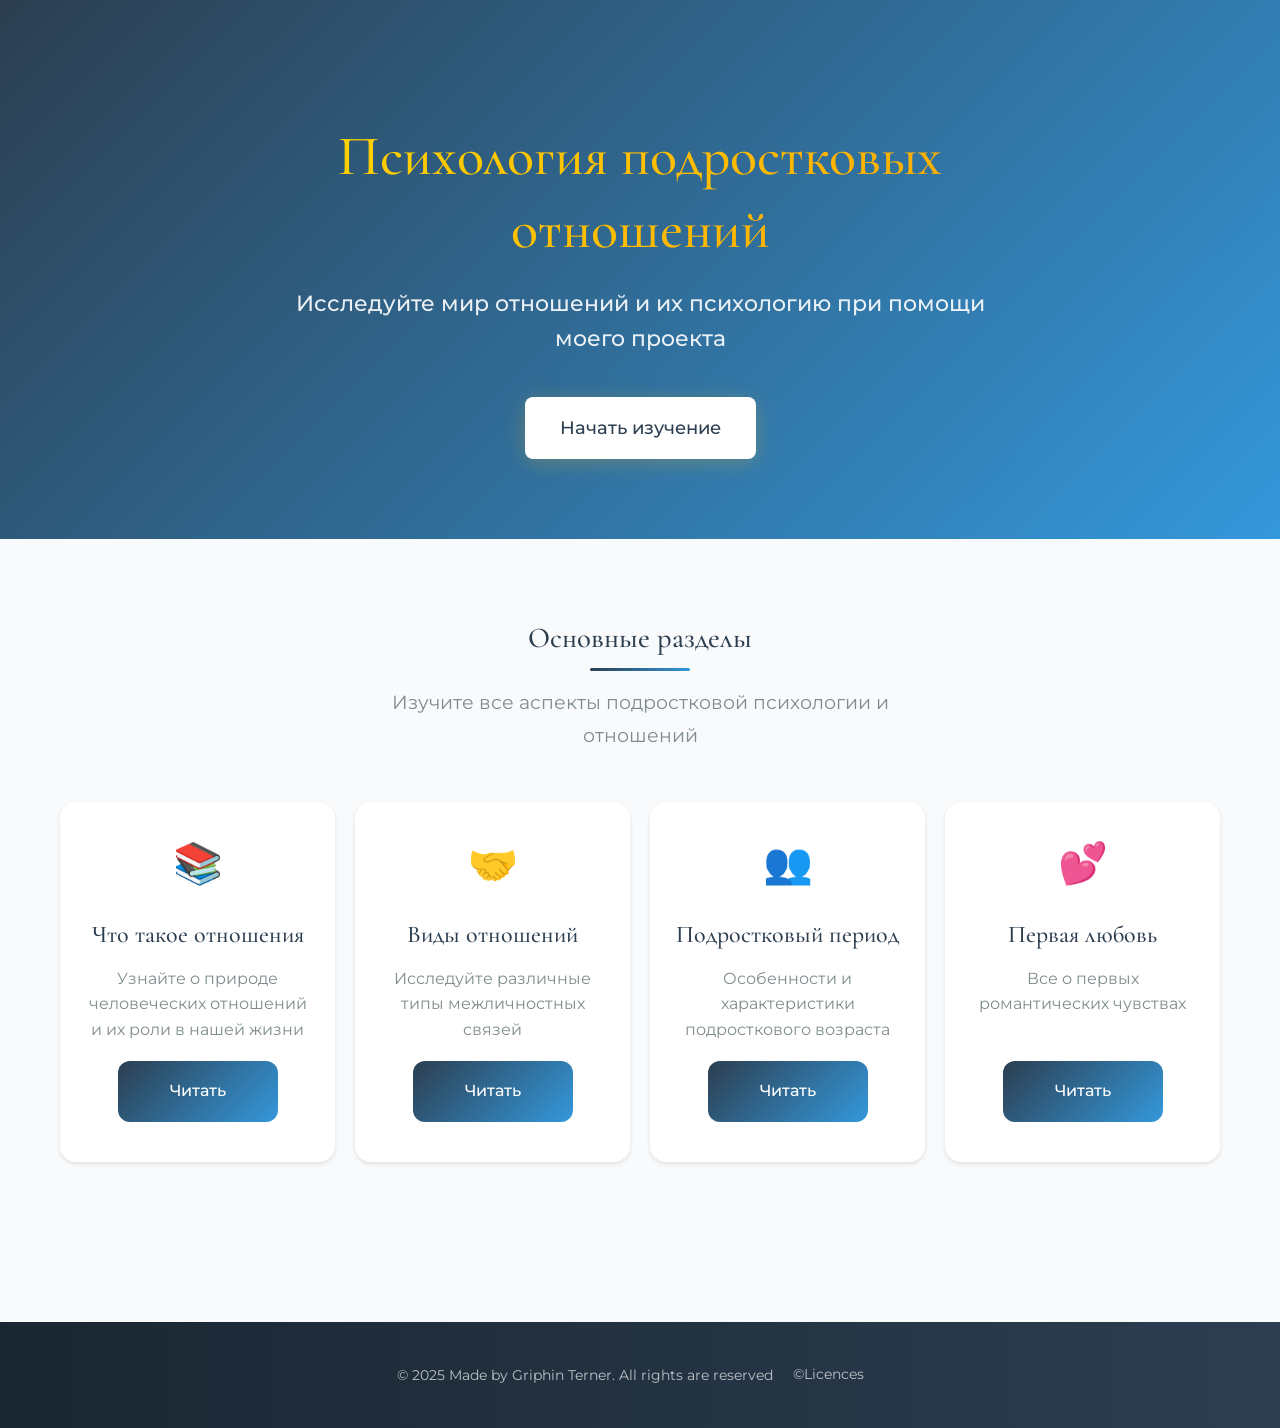
<file: test site/index.html>
<!DOCTYPE html>
<html lang="ru">
<head>
  <meta charset="UTF-8">
  <meta name="viewport" content="width=device-width, initial-scale=1.0">
  <title>Психология подростковых отношений</title>
  <link rel="stylesheet" href="css/style.css">
</head>
<body class="home">
  <header>
    <nav class="top-nav">
      <div class="logo-wrapper">
        <a href="index.html" class="logo">Психология отношений</a>
      </div>
      <div class="burger-menu">
        <span></span>
        <span></span>
        <span></span>
      </div>
    </nav>
  </header>

  <main class="main-content">
    <section class="hero-section">
      <div class="hero-content">
        <h1>Психология подростковых отношений</h1>
        <p class="lead-text">Исследуйте мир отношений и их психологию при помощи моего проекта</p>
        <div class="hero-buttons">
          <a href="#sections" class="button primary scroll-btn">Начать изучение</a>
        </div>
      </div>
    </section>

    <section id="sections" class="sections-grid">
      <h2 class="section-title">Основные разделы</h2>
      <p class="section-subtitle">Изучите все аспекты подростковой психологии и отношений</p>
      <div class="grid-container">
        <article class="section-card">
          <div class="card-content">
            <div class="card-icon">📚</div>
            <h3>Что такое отношения</h3>
            <p>Узнайте о природе человеческих отношений и их роли в нашей жизни</p>
          </div>
          <a href="pages/what-is.html" class="card-button">Читать</a>
        </article>

        <article class="section-card">
          <div class="card-icon">🤝</div>
          <h3>Виды отношений</h3>
          <p>Исследуйте различные типы межличностных связей</p>
          <a href="pages/types.html" class="card-button">Читать</a>
        </article>

        <article class="section-card">
          <div class="card-icon">👥</div>
          <h3>Подростковый период</h3>
          <p>Особенности и характеристики подросткового возраста</p>
          <a href="pages/teen-period.html" class="card-button">Читать</a>
        </article>

        <article class="section-card">
          <div class="card-icon">💕</div>
          <h3>Первая любовь</h3>
          <p>Все о первых романтических чувствах</p>
          <a href="pages/teen-love.html" class="card-button">Читать</a>
        </article>
      </div>
    </section>
  </main>

  <footer class="site-footer">
    <div class="footer-bottom">
      <p>&copy; 2025 Made by <a href="https://t.me/griphinterner">Griphin Terner</a>. All rights are reserved</p>
      <a href="pages/licences.html" class="licence-link">©Licences</a>
    </div>
  </footer>

  <script src="js/script.js"></script>
  <script>
    document.querySelector('.scroll-btn').addEventListener('click', function(e) {
      e.preventDefault();
      document.querySelector('#sections').scrollIntoView({ 
        behavior: 'smooth' 
      });
    });
  </script>
</body>
</html>
</file>
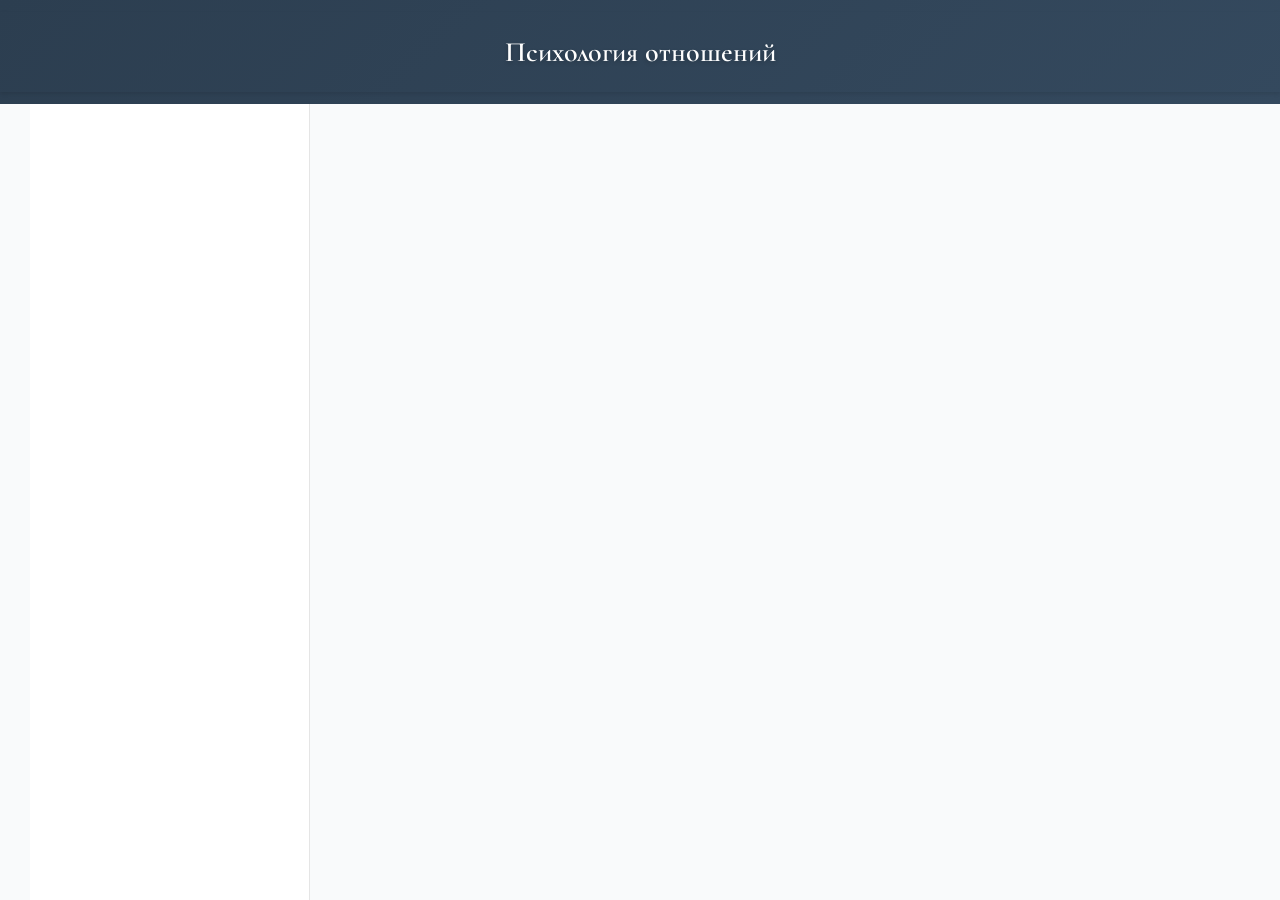
<file: test site/pages/*.html>
<!DOCTYPE html>
<html lang="ru">
<head>
    <meta charset="UTF-8">
    <meta name="viewport" content="width=device-width, initial-scale=1.0">
    <title>...</title>
    <link rel="stylesheet" href="../css/style.css">
</head>
<body>
    <header>
        <nav class="top-nav">
            <div class="logo-wrapper">
                <a href="../index.html" class="logo">Психология отношений</a>
            </div>
            <div class="burger-menu">
                <span></span>
                <span></span>
                <span></span>
            </div>
        </nav>
    </header>

    <div class="page-wrapper">
        <aside class="sidebar" id="sidebar">
            <nav class="section-nav">
                <ul>
                    <!-- ... -->
                </ul>
            </nav>
        </aside>

        <!-- Существующий контент -->
        <script src="../js/script.js"></script>
        <script>
            const menuToggle = document.querySelector('.menu-toggle');
            document.addEventListener('DOMContentLoaded', function() {
                const burger = document.querySelector('.burger-menu');
                const menu = document.querySelector('.sidebar');
                const body = document.body;
                
                if (burger && menu) {
                    burger.addEventListener('click', function(e) {
                        e.preventDefault();
                        burger.classList.toggle('active');
                        menu.classList.toggle('active');
                        body.classList.toggle('menu-open');
                    });
                }
            });
        </script>
    </div>
    <script>
        document.addEventListener('DOMContentLoaded', function() {
            const burger = document.querySelector('.burger-menu');
            const menu = document.querySelector('.sidebar');
            const body = document.body;
            
            if (burger && menu) {
                burger.addEventListener('click', function(e) {
                    e.preventDefault();
                    burger.classList.toggle('active');
                    menu.classList.toggle('active');
                    body.classList.toggle('menu-open');
                });
            }
        });
    </script>
</body>
</html>
</file>
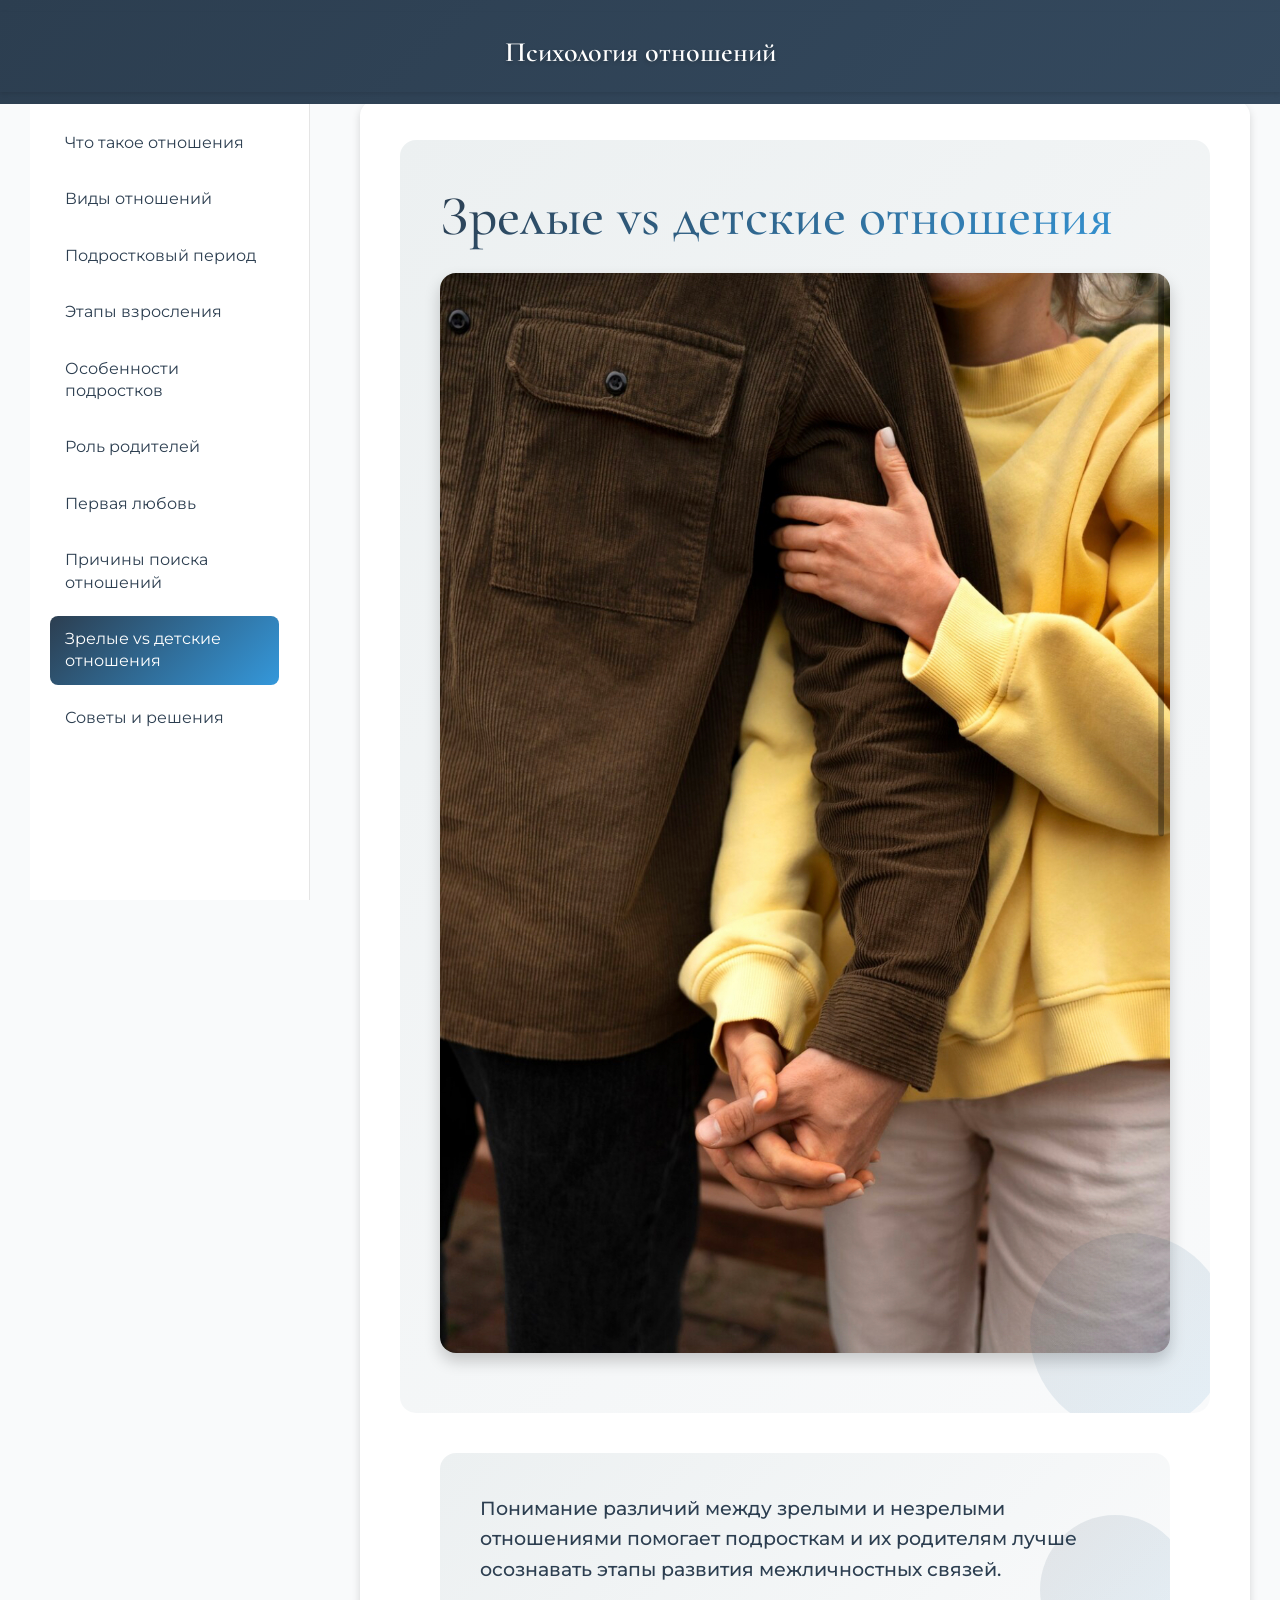
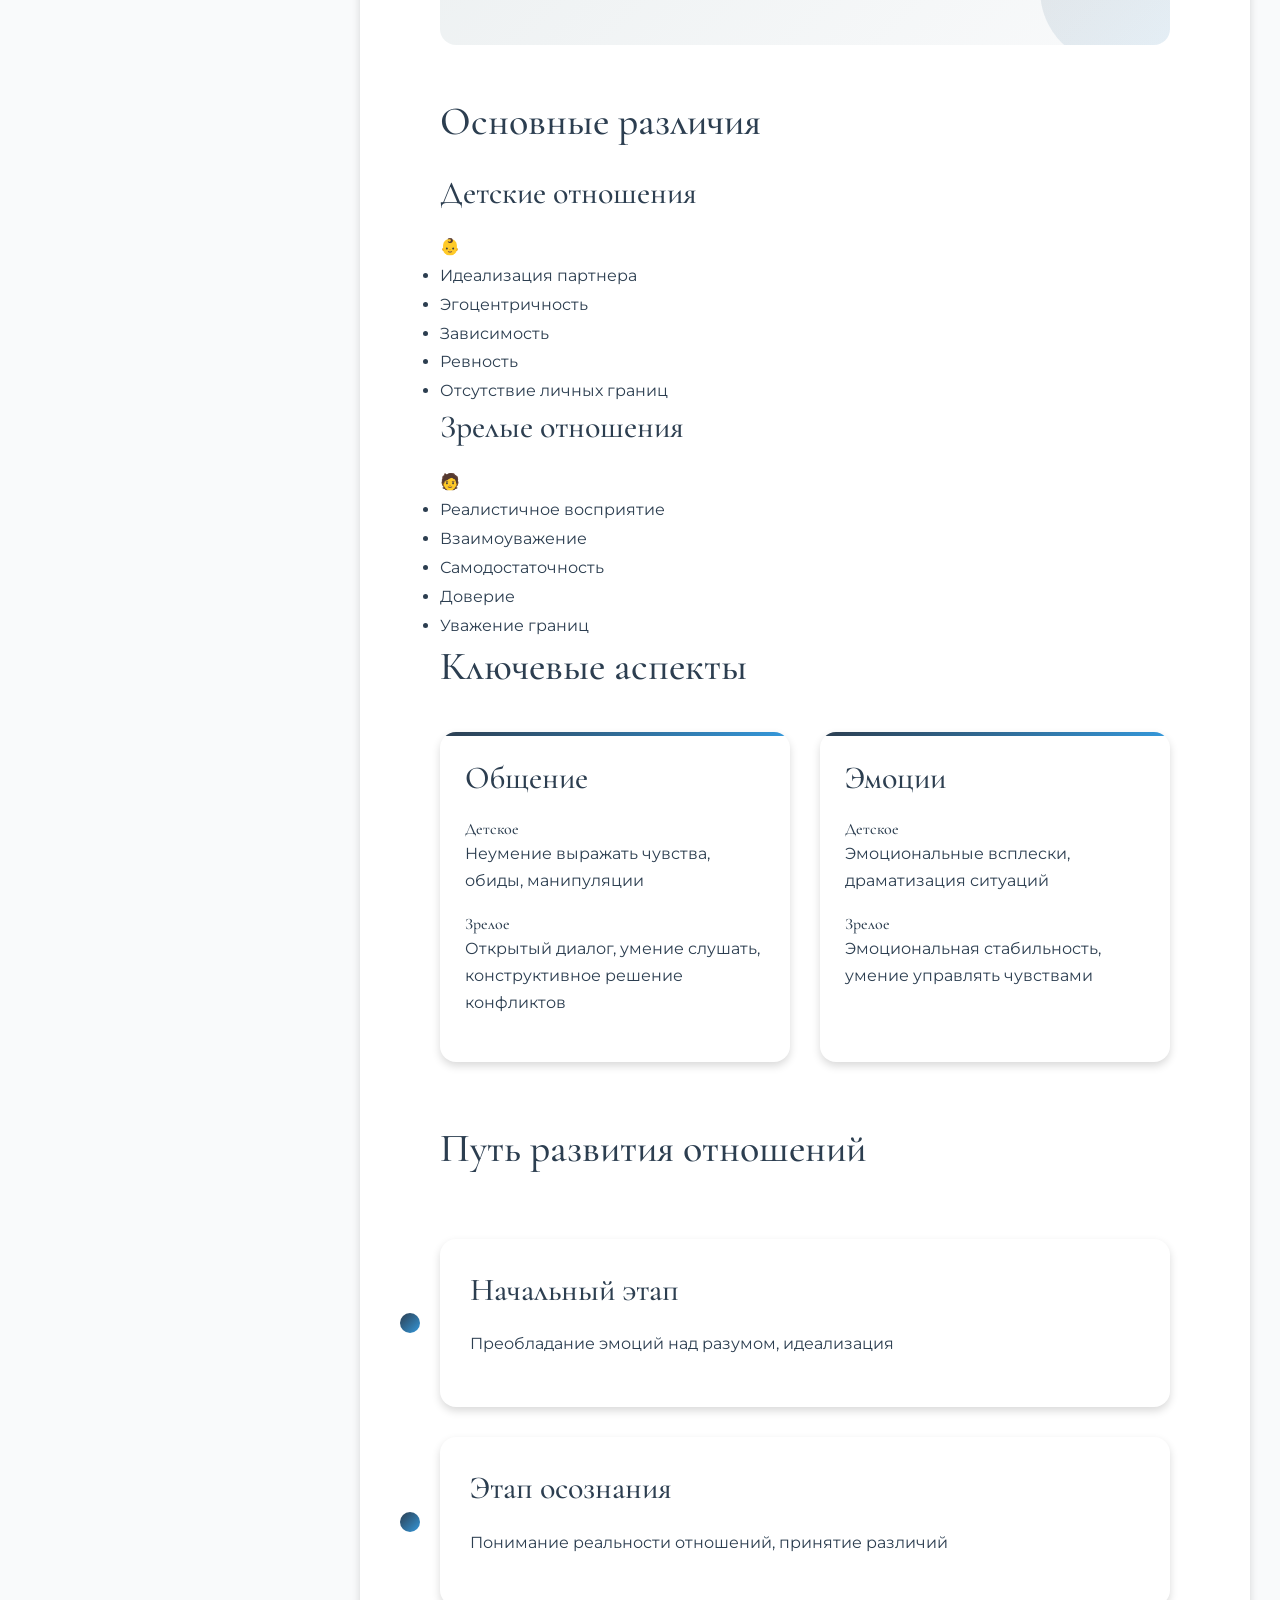
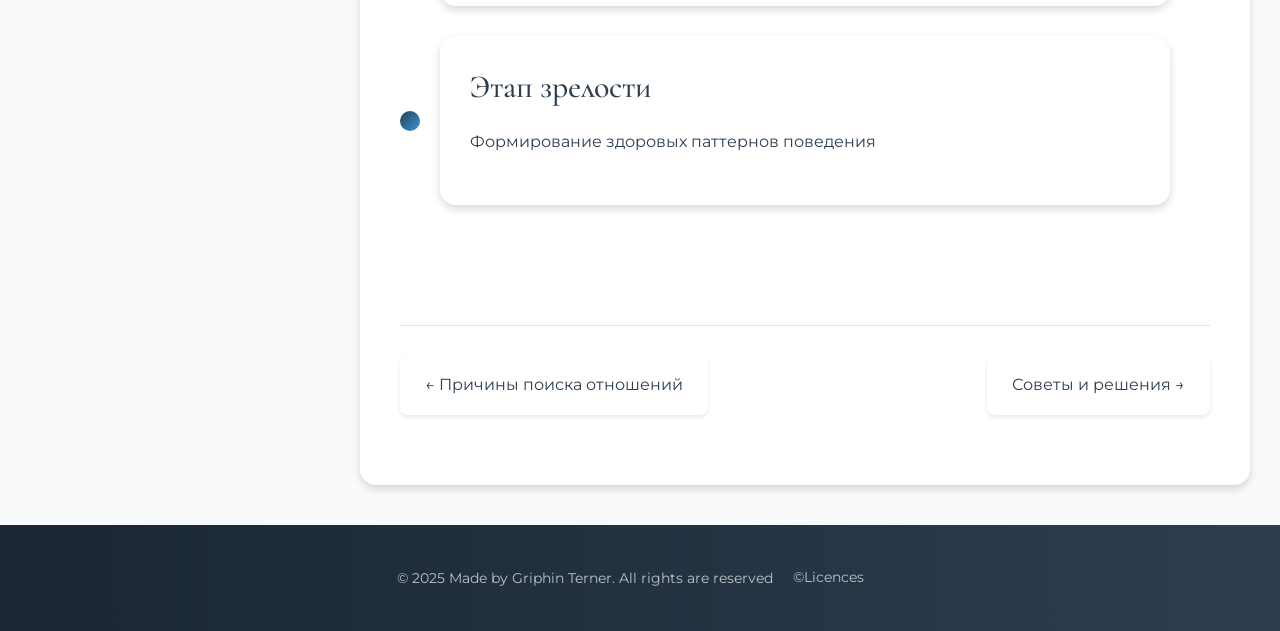
<file: test site/pages/differences.html>
<!DOCTYPE html>
<html lang="ru">
<head>
    <meta charset="UTF-8">
    <meta name="viewport" content="width=device-width, initial-scale=1.0">
    <title>Зрелые vs детские отношения | Психология подростковых отношений</title>
    <link rel="stylesheet" href="../css/style.css">
</head>
<body>
    <header>
        <nav class="top-nav">
            <div class="logo-wrapper">
                <a href="../index.html" class="logo">Психология отношений</a>
            </div>
            <div class="burger-menu">
                <span></span>
                <span></span>
                <span></span>
            </div>
        </nav>
    </header>

    <div class="page-wrapper">
        <aside class="sidebar" id="sidebar">
            <button class="menu-close" aria-label="Закрыть меню"></button>
            <nav class="section-nav">
                <ul>
                    <li><a href="what-is.html">Что такое отношения</a></li>
                    <li><a href="types.html">Виды отношений</a></li>
                    <li><a href="teen-period.html">Подростковый период</a></li>
                    <li><a href="teen-stages.html">Этапы взросления</a></li>
                    <li><a href="teen-features.html">Особенности подростков</a></li>
                    <li><a href="parents-role.html">Роль родителей</a></li>
                    <li><a href="teen-love.html">Первая любовь</a></li>
                    <li><a href="reasons.html">Причины поиска отношений</a></li>
                    <li><a href="differences.html" class="active">Зрелые vs детские отношения</a></li>
                    <li><a href="solutions.html">Советы и решения</a></li>
                </ul>
            </nav>
        </aside>

        <main class="page-content">
            <article class="content-article">
                <header class="article-header">
                    <h1>Зрелые vs детские отношения</h1>
                    <img src="../pics/IMG_3618.PNG" alt="Сравнение зрелых и детских отношений" class="article-image">
                </header>

                <div class="article-content">
                    <div class="intro-block">
                        <p class="lead-text">Понимание различий между зрелыми и незрелыми отношениями помогает подросткам и их родителям лучше осознавать этапы развития межличностных связей.</p>
                    </div>

                    <section class="comparison-section">
                        <h2>Основные различия</h2>
                        <div class="comparison-grid">
                            <div class="comparison-card immature">
                                <h3>Детские отношения</h3>
                                <div class="comparison-content">
                                    <div class="comparison-icon">👶</div>
                                    <ul>
                                        <li>Идеализация партнера</li>
                                        <li>Эгоцентричность</li>
                                        <li>Зависимость</li>
                                        <li>Ревность</li>
                                        <li>Отсутствие личных границ</li>
                                    </ul>
                                </div>
                            </div>

                            <div class="comparison-card mature">
                                <h3>Зрелые отношения</h3>
                                <div class="comparison-content">
                                    <div class="comparison-icon">🧑</div>
                                    <ul>
                                        <li>Реалистичное восприятие</li>
                                        <li>Взаимоуважение</li>
                                        <li>Самодостаточность</li>
                                        <li>Доверие</li>
                                        <li>Уважение границ</li>
                                    </ul>
                                </div>
                            </div>
                        </div>
                    </section>

                    <section class="key-aspects">
                        <h2>Ключевые аспекты</h2>
                        <div class="aspects-grid">
                            <div class="aspect-card communication">
                                <h3>Общение</h3>
                                <div class="aspect-comparison">
                                    <div class="immature-aspect">
                                        <h4>Детское</h4>
                                        <p>Неумение выражать чувства, обиды, манипуляции</p>
                                    </div>
                                    <div class="mature-aspect">
                                        <h4>Зрелое</h4>
                                        <p>Открытый диалог, умение слушать, конструктивное решение конфликтов</p>
                                    </div>
                                </div>
                            </div>

                            <div class="aspect-card emotions">
                                <h3>Эмоции</h3>
                                <div class="aspect-comparison">
                                    <div class="immature-aspect">
                                        <h4>Детское</h4>
                                        <p>Эмоциональные всплески, драматизация ситуаций</p>
                                    </div>
                                    <div class="mature-aspect">
                                        <h4>Зрелое</h4>
                                        <p>Эмоциональная стабильность, умение управлять чувствами</p>
                                    </div>
                                </div>
                            </div>
                        </div>
                    </section>

                    <section class="development-path">
                        <h2>Путь развития отношений</h2>
                        <div class="development-timeline">
                            <div class="timeline-item">
                                <div class="timeline-content">
                                    <h3>Начальный этап</h3>
                                    <p>Преобладание эмоций над разумом, идеализация</p>
                                </div>
                            </div>
                            <div class="timeline-item">
                                <div class="timeline-content">
                                    <h3>Этап осознания</h3>
                                    <p>Понимание реальности отношений, принятие различий</p>
                                </div>
                            </div>
                            <div class="timeline-item">
                                <div class="timeline-content">
                                    <h3>Этап зрелости</h3>
                                    <p>Формирование здоровых паттернов поведения</p>
                                </div>
                            </div>
                        </div>
                    </section>
                </div>

                <footer class="article-footer">
                    <div class="navigation-links">
                        <a href="reasons.html" class="prev-article">← Причины поиска отношений</a>
                        <a href="solutions.html" class="next-article">Советы и решения →</a>
                    </div>
                </footer>
            </article>
        </main>
    </div>

    <footer class="site-footer">
        <div class="footer-bottom">
            <p>&copy; 2025 Made by <a href="https://t.me/griphinterner">Griphin Terner</a>. All rights are reserved</p>
            <a href="licences.html" class="licence-link">©Licences</a>
        </div>
    </footer>

    <script src="../js/script.js"></script>
    <script>
        const menuToggle = document.querySelector('.menu-toggle');
        const menuClose = document.querySelector('.menu-close');
        const sidebar = document.querySelector('.sidebar');
        const body = document.body;

        menuToggle.addEventListener('click', () => {
            sidebar.classList.add('active');
            body.classList.add('menu-active');
        });

        menuClose.addEventListener('click', () => {
            sidebar.classList.remove('active');
            body.classList.remove('menu-active');
        });

        document.addEventListener('click', (e) => {
            if (!sidebar.contains(e.target) && !menuToggle.contains(e.target) && sidebar.classList.contains('active')) {
                sidebar.classList.remove('active');
                body.classList.remove('menu-active');
            }
        });
    </script>
</body>
</html>
</file>
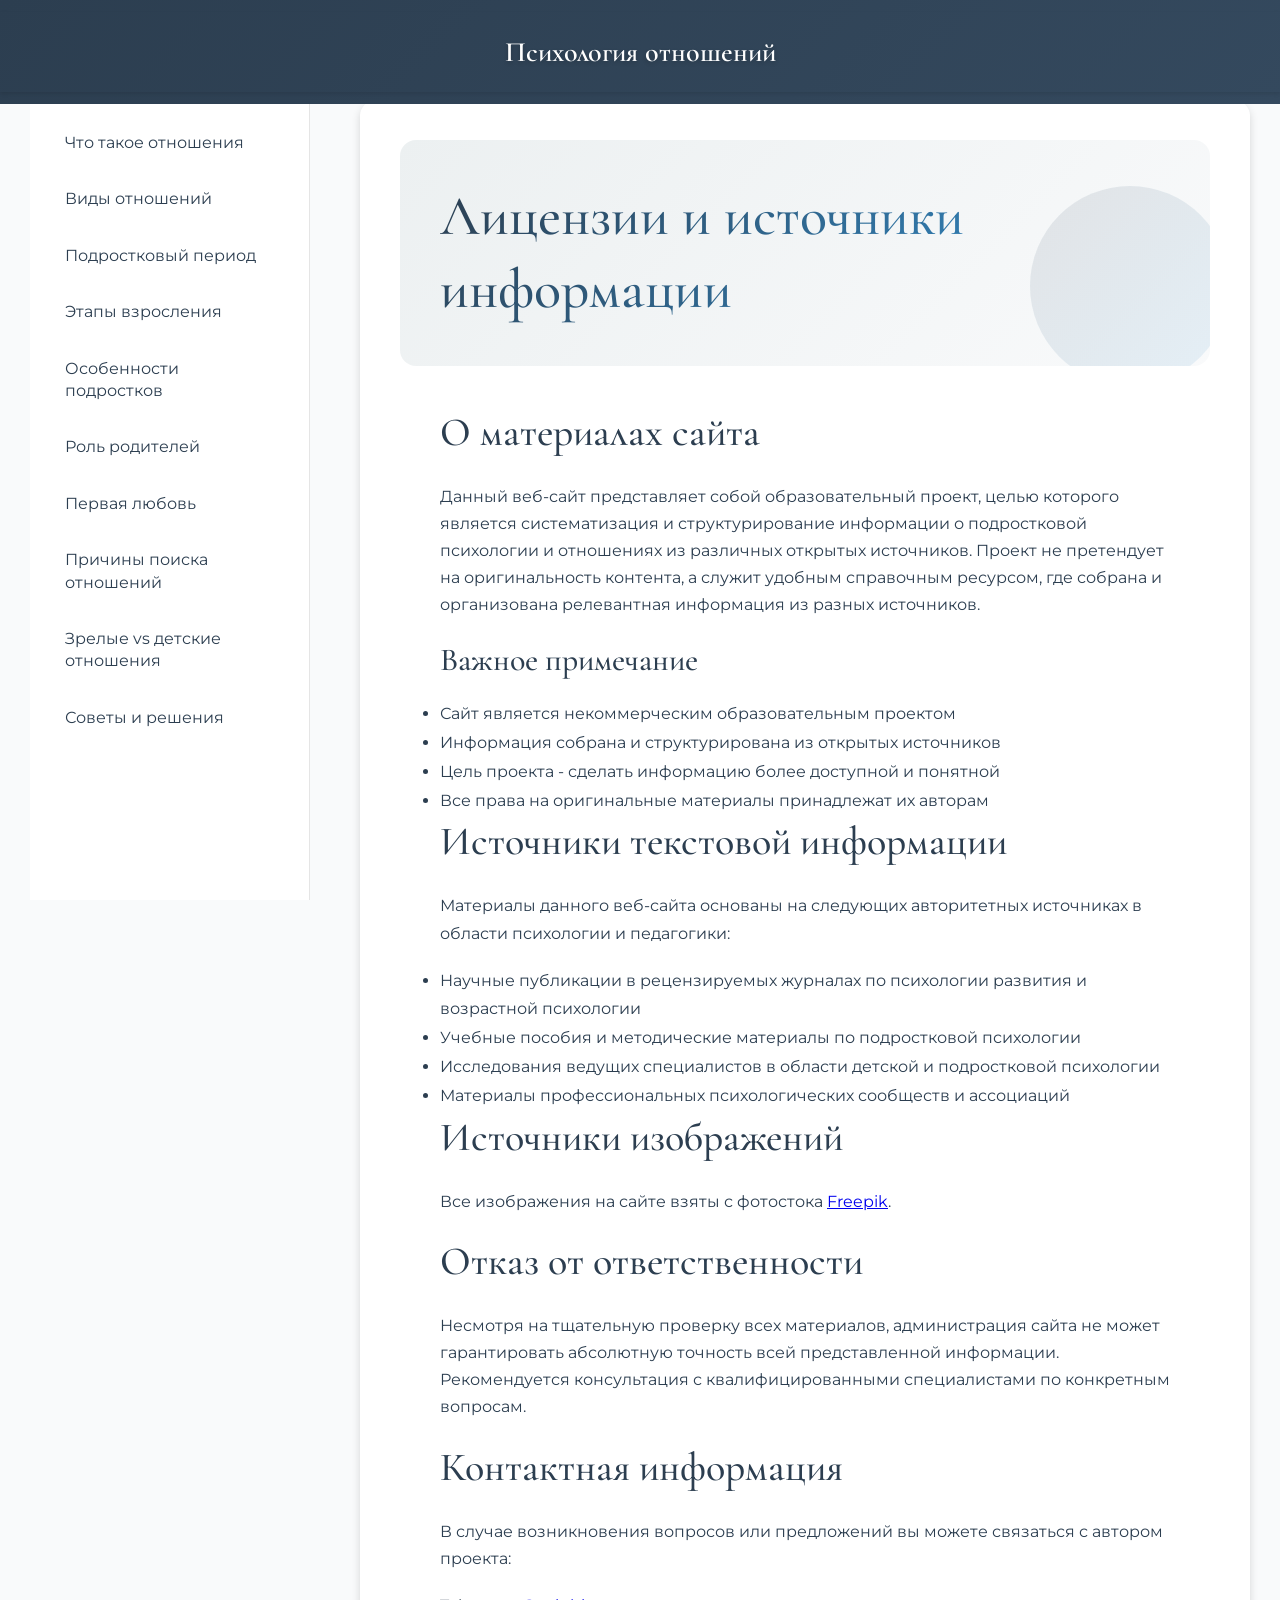
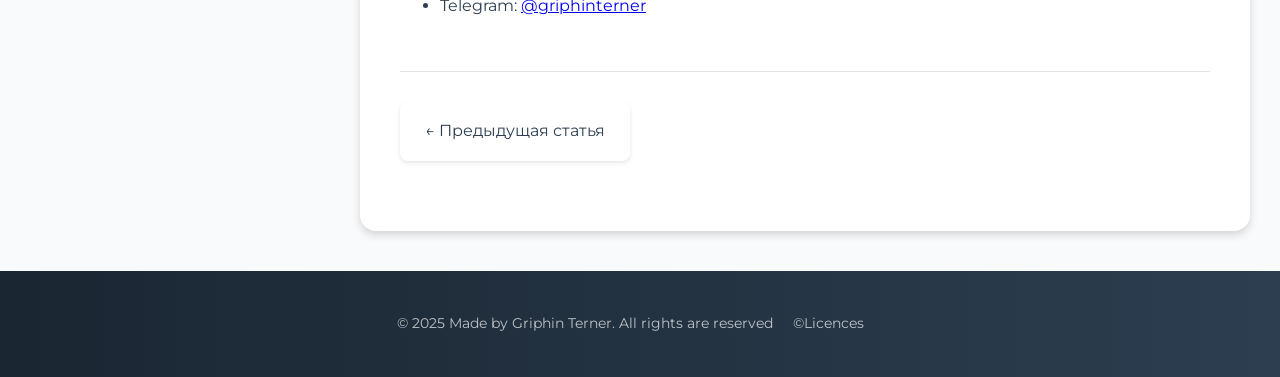
<file: test site/pages/licences.html>
<!DOCTYPE html>
<html lang="ru">
<head>
    <meta charset="UTF-8">
    <meta name="viewport" content="width=device-width, initial-scale=1.0">
    <title>Лицензии и источники | Психология подростковых отношений</title>
    <link rel="stylesheet" href="../css/style.css">
</head>
<body>
    <header>
        <nav class="top-nav">
            <div class="logo-wrapper">
                <a href="../index.html" class="logo">Психология отношений</a>
            </div>
            <div class="burger-menu">
                <span></span>
                <span></span>
                <span></span>
            </div>
        </nav>
    </header>

    <div class="page-wrapper">
        <aside class="sidebar" id="sidebar">
            <nav class="section-nav">
                <ul>
                    <li><a href="what-is.html">Что такое отношения</a></li>
                    <li><a href="types.html">Виды отношений</a></li>
                    <li><a href="teen-period.html">Подростковый период</a></li>
                    <li><a href="teen-stages.html">Этапы взросления</a></li>
                    <li><a href="teen-features.html">Особенности подростков</a></li>
                    <li><a href="parents-role.html">Роль родителей</a></li>
                    <li><a href="teen-love.html">Первая любовь</a></li>
                    <li><a href="reasons.html">Причины поиска отношений</a></li>
                    <li><a href="differences.html">Зрелые vs детские отношения</a></li>
                    <li><a href="solutions.html">Советы и решения</a></li>
                </ul>
            </nav>
        </aside>

        <main class="page-content">
            <article class="content-article">
                <header class="article-header">
                    <h1>Лицензии и источники информации</h1>
                </header>

                <div class="article-content">
                    <section class="about-materials">
                        <h2>О материалах сайта</h2>
                        <p>Данный веб-сайт представляет собой образовательный проект, целью которого является систематизация и структурирование информации о подростковой психологии и отношениях из различных открытых источников. Проект не претендует на оригинальность контента, а служит удобным справочным ресурсом, где собрана и организована релевантная информация из разных источников.</p>
                        
                        <div class="terms-details">
                            <h3>Важное примечание</h3>
                            <ul>
                                <li>Сайт является некоммерческим образовательным проектом</li>
                                <li>Информация собрана и структурирована из открытых источников</li>
                                <li>Цель проекта - сделать информацию более доступной и понятной</li>
                                <li>Все права на оригинальные материалы принадлежат их авторам</li>
                            </ul>
                        </div>
                    </section>

                    <section class="sources-section">
                        <h2>Источники текстовой информации</h2>
                        <p>Материалы данного веб-сайта основаны на следующих авторитетных источниках в области психологии и педагогики:</p>
                        <ul>
                            <li>Научные публикации в рецензируемых журналах по психологии развития и возрастной психологии</li>
                            <li>Учебные пособия и методические материалы по подростковой психологии</li>
                            <li>Исследования ведущих специалистов в области детской и подростковой психологии</li>
                            <li>Материалы профессиональных психологических сообществ и ассоциаций</li>
                        </ul>
                    </section>

                    <section class="media-section">
                        <h2>Источники изображений</h2>
                        <p>Все изображения на сайте взяты с фотостока <a href="https://www.freepik.com" target="_blank">Freepik</a>.</p>
                    </section>

                    <section class="disclaimer">
                        <h2>Отказ от ответственности</h2>
                        <p>Несмотря на тщательную проверку всех материалов, администрация сайта не может гарантировать абсолютную точность всей представленной информации. Рекомендуется консультация с квалифицированными специалистами по конкретным вопросам.</p>
                    </section>

                    <section class="contact-info">
                        <h2>Контактная информация</h2>
                        <p>В случае возникновения вопросов или предложений вы можете связаться с автором проекта:</p>
                        <ul>
                            <li>Telegram: <a href="https://t.me/griphinterner">@griphinterner</a></li>
                        </ul>
                    </section>
                </div>

                <footer class="article-footer">
                    <div class="navigation-links">
                        <a href="solutions.html" class="prev-article">← Предыдущая статья</a>
                    </div>
                </footer>
            </article>
        </main>
    </div>

    <footer class="site-footer">
        <div class="footer-bottom">
            <p>&copy; 2025 Made by <a href="https://t.me/griphinterner">Griphin Terner</a>. All rights are reserved</p>
            <a href="licences.html" class="licence-link">©Licences</a>
        </div>
    </footer>

    <script src="../js/script.js"></script>
</body>
</html>
</file>
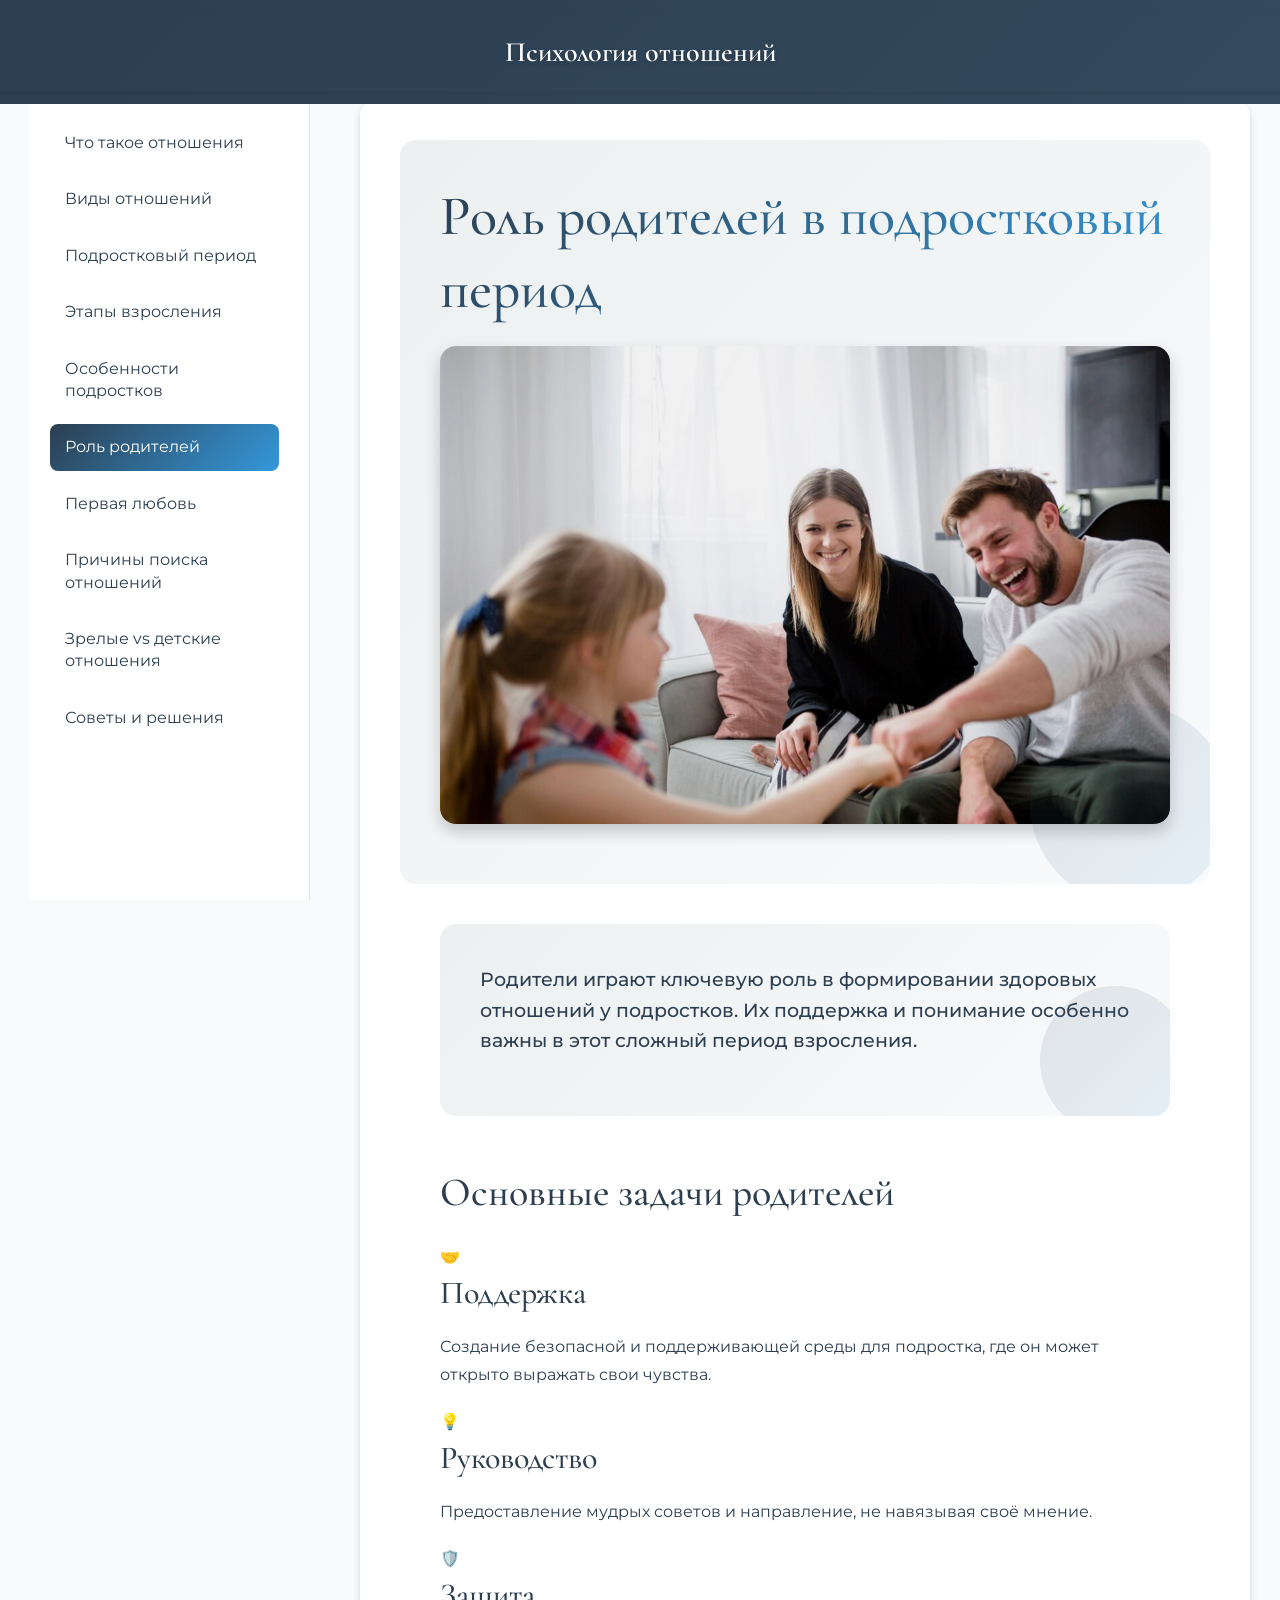
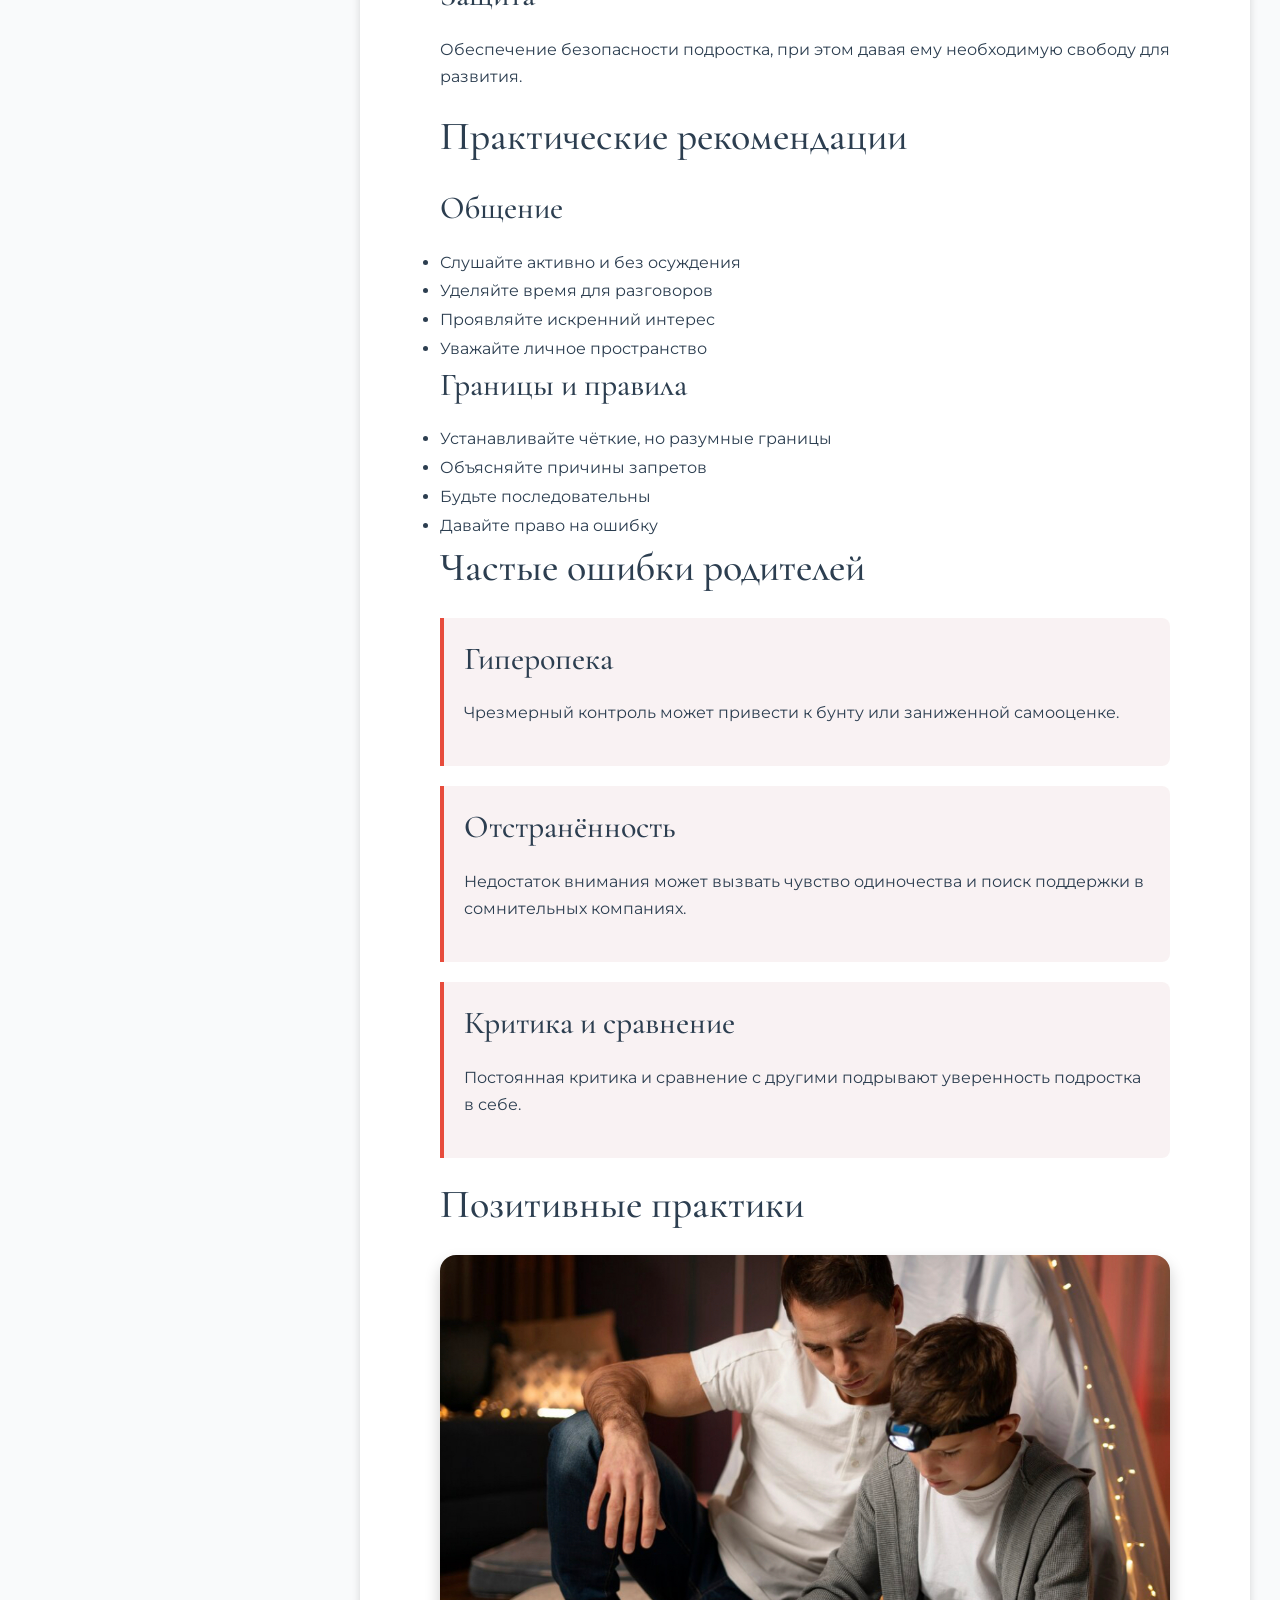
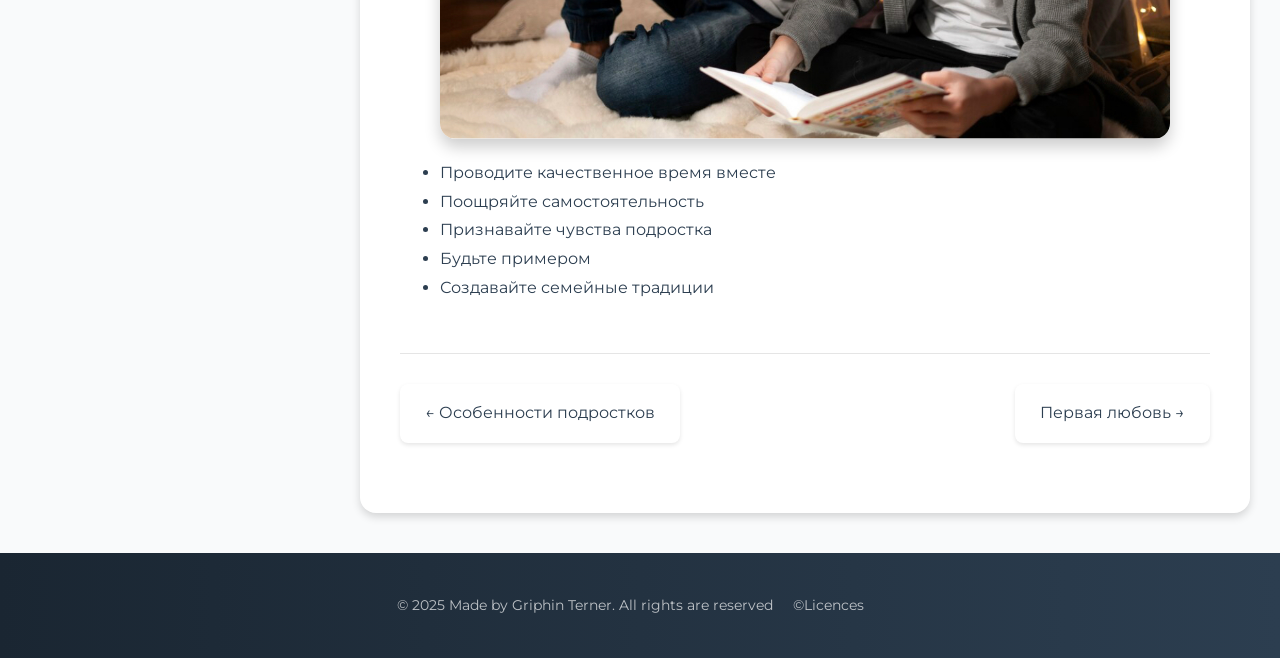
<file: test site/pages/parents-role.html>
<!DOCTYPE html>
<html lang="ru">
<head>
    <meta charset="UTF-8">
    <meta name="viewport" content="width=device-width, initial-scale=1.0">
    <title>Роль родителей | Психология подростковых отношений</title>
    <link rel="stylesheet" href="../css/style.css">
</head>
<body>
    <header>
        <nav class="top-nav">
            <div class="logo-wrapper">
                <a href="../index.html" class="logo">Психология отношений</a>
            </div>
            <div class="burger-menu">
                <span></span>
                <span></span>
                <span></span>
            </div>
        </nav>
    </header>

    <div class="page-wrapper">
        <aside class="sidebar" id="sidebar">
            <nav class="section-nav">
                <ul>
                    <li><a href="what-is.html">Что такое отношения</a></li>
                    <li><a href="types.html">Виды отношений</a></li>
                    <li><a href="teen-period.html">Подростковый период</a></li>
                    <li><a href="teen-stages.html">Этапы взросления</a></li>
                    <li><a href="teen-features.html">Особенности подростков</a></li>
                    <li><a href="parents-role.html" class="active">Роль родителей</a></li>
                    <li><a href="teen-love.html">Первая любовь</a></li>
                    <li><a href="reasons.html">Причины поиска отношений</a></li>
                    <li><a href="differences.html">Зрелые vs детские отношения</a></li>
                    <li><a href="solutions.html">Советы и решения</a></li>
                </ul>
            </nav>
        </aside>

        <main class="page-content">
            <article class="content-article">
                <header class="article-header">
                    <h1>Роль родителей в подростковый период</h1>
                    <img src="../pics/IMG_3611.PNG" alt="Роль родителей" class="article-image">
                </header>

                <div class="article-content">
                    <div class="intro-block">
                        <p class="lead-text">Родители играют ключевую роль в формировании здоровых отношений у подростков. Их поддержка и понимание особенно важны в этот сложный период взросления.</p>
                    </div>

                    <section class="key-points">
                        <h2>Основные задачи родителей</h2>
                        <div class="points-grid">
                            <div class="point-card">
                                <div class="point-icon">🤝</div>
                                <h3>Поддержка</h3>
                                <p>Создание безопасной и поддерживающей среды для подростка, где он может открыто выражать свои чувства.</p>
                            </div>

                            <div class="point-card">
                                <div class="point-icon">💡</div>
                                <h3>Руководство</h3>
                                <p>Предоставление мудрых советов и направление, не навязывая своё мнение.</p>
                            </div>

                            <div class="point-card">
                                <div class="point-icon">🛡️</div>
                                <h3>Защита</h3>
                                <p>Обеспечение безопасности подростка, при этом давая ему необходимую свободу для развития.</p>
                            </div>
                        </div>
                    </section>

                    <section class="recommendations">
                        <h2>Практические рекомендации</h2>
                        <div class="recommendations-list">
                            <div class="recommendation-item">
                                <h3>Общение</h3>
                                <ul>
                                    <li>Слушайте активно и без осуждения</li>
                                    <li>Уделяйте время для разговоров</li>
                                    <li>Проявляйте искренний интерес</li>
                                    <li>Уважайте личное пространство</li>
                                </ul>
                            </div>

                            <div class="recommendation-item">
                                <h3>Границы и правила</h3>
                                <ul>
                                    <li>Устанавливайте чёткие, но разумные границы</li>
                                    <li>Объясняйте причины запретов</li>
                                    <li>Будьте последовательны</li>
                                    <li>Давайте право на ошибку</li>
                                </ul>
                            </div>
                        </div>
                    </section>

                    <section class="common-mistakes">
                        <h2>Частые ошибки родителей</h2>
                        <div class="mistakes-grid">
                            <div class="mistake-card warning">
                                <h3>Гиперопека</h3>
                                <p>Чрезмерный контроль может привести к бунту или заниженной самооценке.</p>
                            </div>

                            <div class="mistake-card warning">
                                <h3>Отстранённость</h3>
                                <p>Недостаток внимания может вызвать чувство одиночества и поиск поддержки в сомнительных компаниях.</p>
                            </div>

                            <div class="mistake-card warning">
                                <h3>Критика и сравнение</h3>
                                <p>Постоянная критика и сравнение с другими подрывают уверенность подростка в себе.</p>
                            </div>
                        </div>
                    </section>

                    <section class="positive-practices">
                        <h2>Позитивные практики</h2>
                        <div class="practices-content">
                            <img src="../pics/IMG_3613.PNG" alt="Позитивное воспитание" class="practices-image">
                            <div class="practices-list">
                                <ul>
                                    <li>Проводите качественное время вместе</li>
                                    <li>Поощряйте самостоятельность</li>
                                    <li>Признавайте чувства подростка</li>
                                    <li>Будьте примером</li>
                                    <li>Создавайте семейные традиции</li>
                                </ul>
                            </div>
                        </div>
                    </section>
                </div>

                <footer class="article-footer">
                    <div class="navigation-links">
                        <a href="teen-features.html" class="prev-article">← Особенности подростков</a>
                        <a href="teen-love.html" class="next-article">Первая любовь →</a>
                    </div>
                </footer>
            </article>
        </main>
    </div>

    <footer class="site-footer">
        <div class="footer-bottom">
            <p>&copy; 2025 Made by <a href="https://t.me/griphinterner">Griphin Terner</a>. All rights are reserved</p>
            <a href="licences.html" class="licence-link">©Licences</a>
        </div>
    </footer>

    <script src="../js/script.js"></script>
    <script>
        const menuToggle = document.querySelector('.menu-toggle');
        const menuClose = document.querySelector('.menu-close');
        const sidebar = document.querySelector('.sidebar');
        const body = document.body;

        menuToggle.addEventListener('click', () => {
            sidebar.classList.add('active');
            body.classList.add('menu-active');
        });

        menuClose.addEventListener('click', () => {
            sidebar.classList.remove('active');
            body.classList.remove('menu-active');
        });

        document.addEventListener('click', (e) => {
            if (!sidebar.contains(e.target) && !menuToggle.contains(e.target) && sidebar.classList.contains('active')) {
                sidebar.classList.remove('active');
                body.classList.remove('menu-active');
            }
        });
    </script>
</body>
</html>
</file>
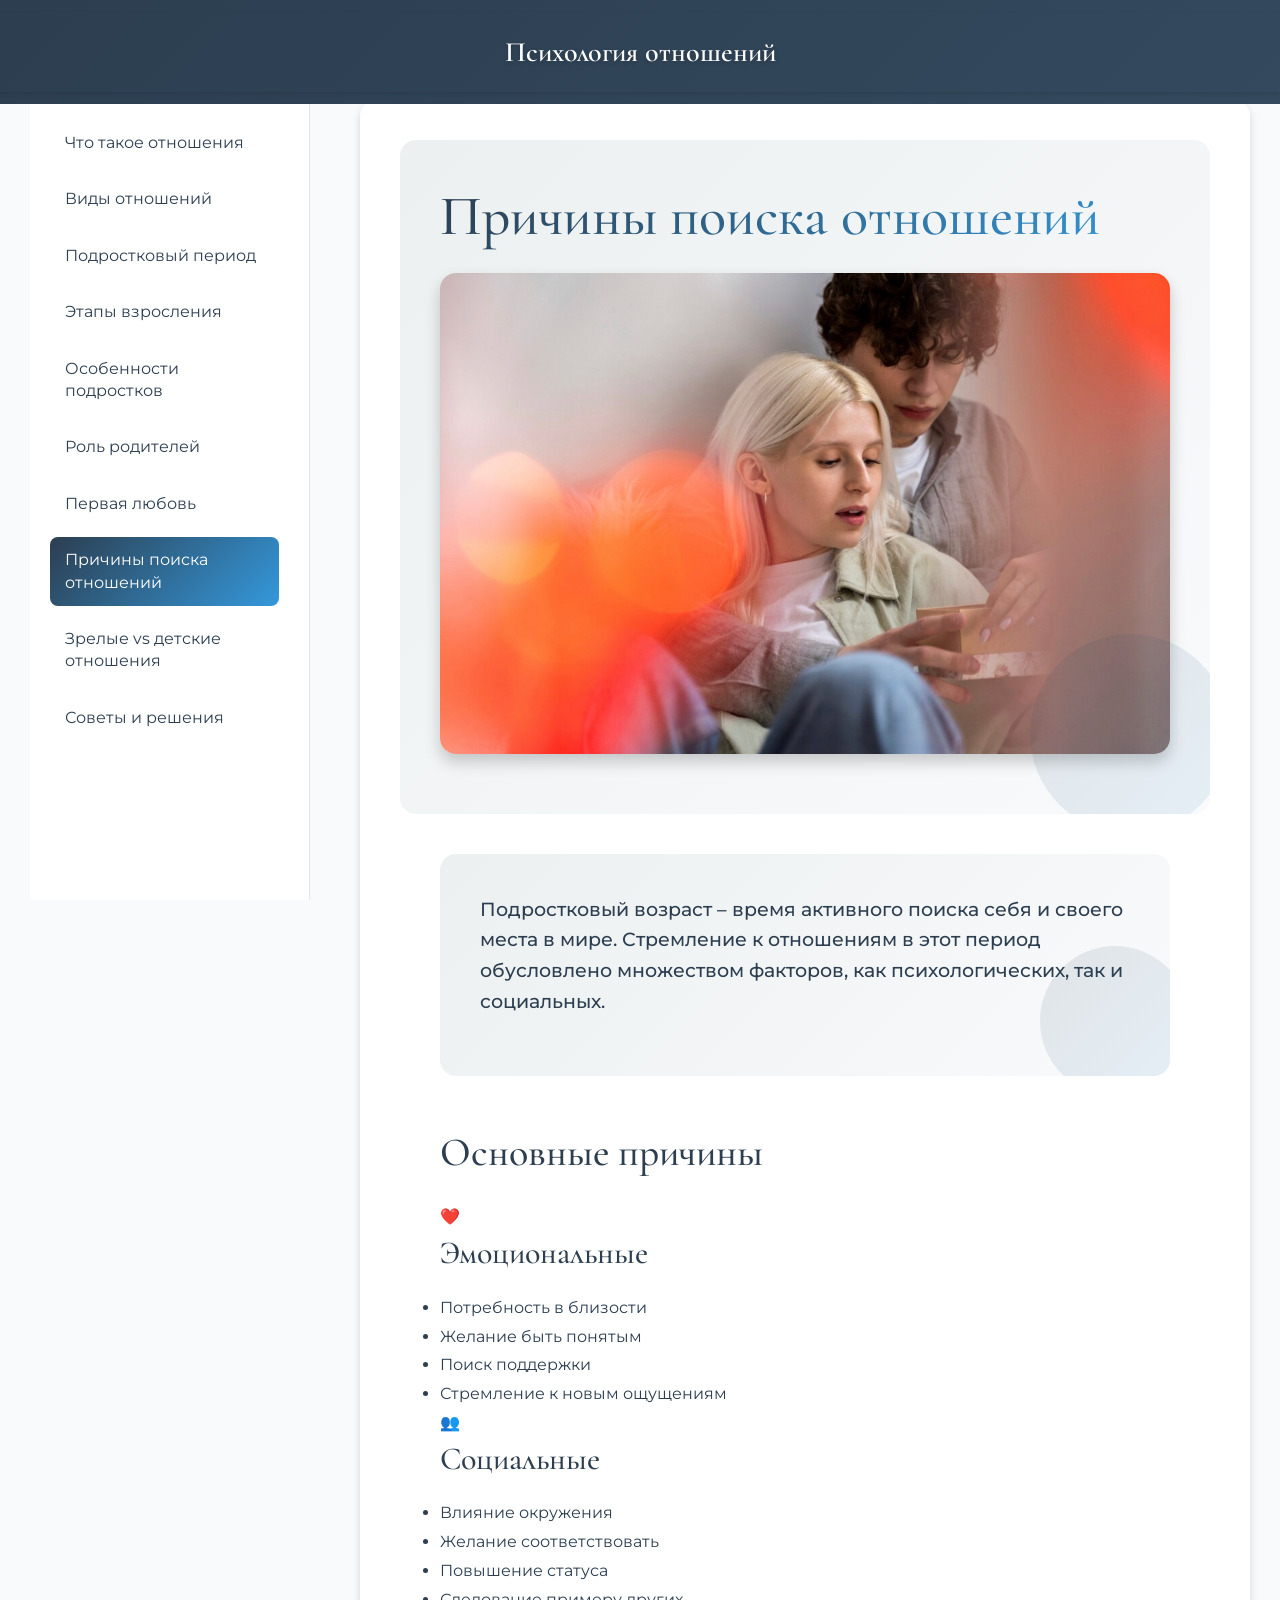
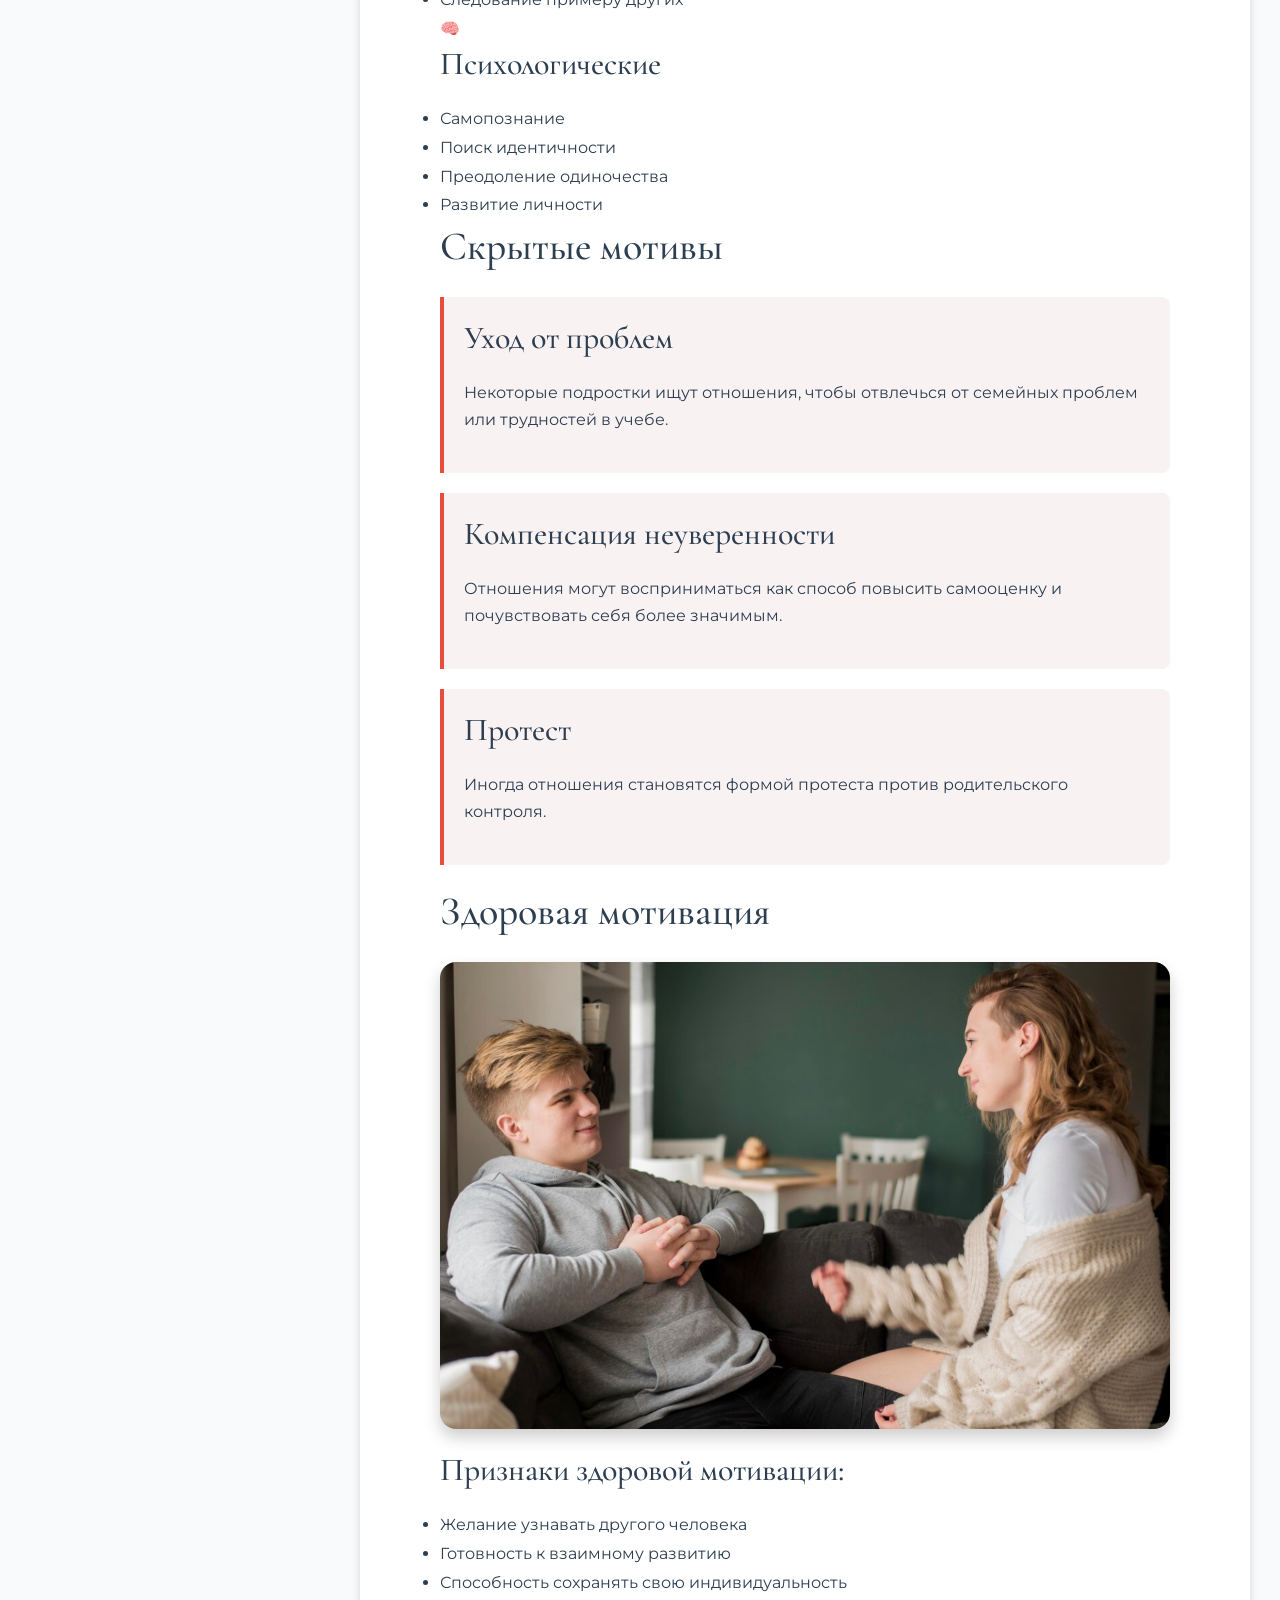
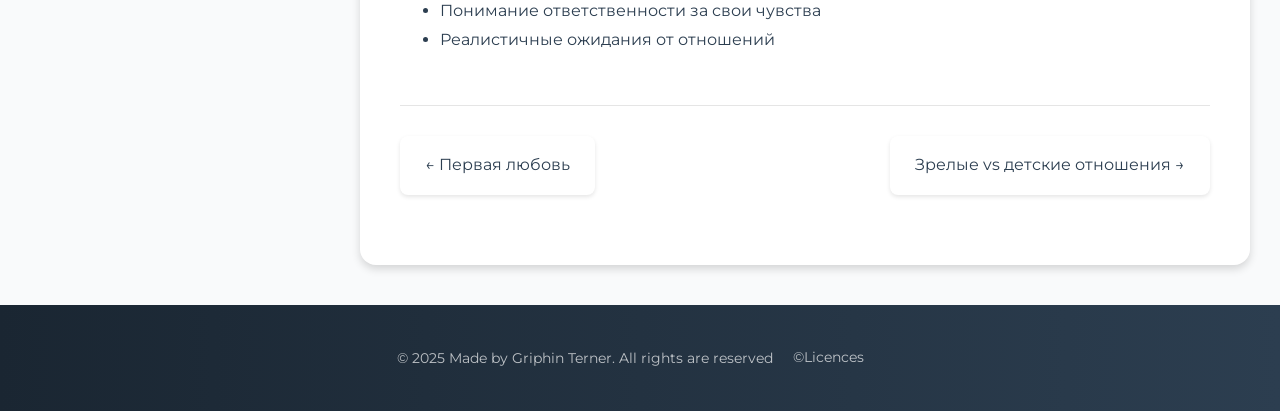
<file: test site/pages/reasons.html>
<!DOCTYPE html>
<html lang="ru">
<head>
    <meta charset="UTF-8">
    <meta name="viewport" content="width=device-width, initial-scale=1.0">
    <title>Причины поиска отношений | Психология подростковых отношений</title>
    <link rel="stylesheet" href="../css/style.css">
</head>
<body>
    <header>
        <nav class="top-nav">
            <div class="logo-wrapper">
                <a href="../index.html" class="logo">Психология отношений</a>
            </div>
            <div class="burger-menu">
                <span></span>
                <span></span>
                <span></span>
            </div>
        </nav>
    </header>

    <div class="page-wrapper">
        <aside class="sidebar" id="sidebar">
            <nav class="section-nav">
                <ul>
                    <li><a href="what-is.html">Что такое отношения</a></li>
                    <li><a href="types.html">Виды отношений</a></li>
                    <li><a href="teen-period.html">Подростковый период</a></li>
                    <li><a href="teen-stages.html">Этапы взросления</a></li>
                    <li><a href="teen-features.html">Особенности подростков</a></li>
                    <li><a href="parents-role.html">Роль родителей</a></li>
                    <li><a href="teen-love.html">Первая любовь</a></li>
                    <li><a href="reasons.html" class="active">Причины поиска отношений</a></li>
                    <li><a href="differences.html">Зрелые vs детские отношения</a></li>
                    <li><a href="solutions.html">Советы и решения</a></li>
                </ul>
            </nav>
        </aside>

        <main class="page-content">
            <article class="content-article">
                <header class="article-header">
                    <h1>Причины поиска отношений</h1>
                    <img src="../pics/IMG_3616.PNG" alt="Причины поиска отношений" class="article-image">
                </header>

                <div class="article-content">
                    <div class="intro-block">
                        <p class="lead-text">Подростковый возраст – время активного поиска себя и своего места в мире. Стремление к отношениям в этот период обусловлено множеством факторов, как психологических, так и социальных.</p>
                    </div>

                    <section class="main-reasons">
                        <h2>Основные причины</h2>
                        <div class="reasons-grid">
                            <div class="reason-card emotional">
                                <div class="reason-icon">❤️</div>
                                <h3>Эмоциональные</h3>
                                <ul>
                                    <li>Потребность в близости</li>
                                    <li>Желание быть понятым</li>
                                    <li>Поиск поддержки</li>
                                    <li>Стремление к новым ощущениям</li>
                                </ul>
                            </div>

                            <div class="reason-card social">
                                <div class="reason-icon">👥</div>
                                <h3>Социальные</h3>
                                <ul>
                                    <li>Влияние окружения</li>
                                    <li>Желание соответствовать</li>
                                    <li>Повышение статуса</li>
                                    <li>Следование примеру других</li>
                                </ul>
                            </div>

                            <div class="reason-card psychological">
                                <div class="reason-icon">🧠</div>
                                <h3>Психологические</h3>
                                <ul>
                                    <li>Самопознание</li>
                                    <li>Поиск идентичности</li>
                                    <li>Преодоление одиночества</li>
                                    <li>Развитие личности</li>
                                </ul>
                            </div>
                        </div>
                    </section>

                    <section class="hidden-motives">
                        <h2>Скрытые мотивы</h2>
                        <div class="motives-content">
                            <div class="motives-text">
                                <div class="motive-item warning">
                                    <h3>Уход от проблем</h3>
                                    <p>Некоторые подростки ищут отношения, чтобы отвлечься от семейных проблем или трудностей в учебе.</p>
                                </div>
                                <div class="motive-item warning">
                                    <h3>Компенсация неуверенности</h3>
                                    <p>Отношения могут восприниматься как способ повысить самооценку и почувствовать себя более значимым.</p>
                                </div>
                                <div class="motive-item warning">
                                    <h3>Протест</h3>
                                    <p>Иногда отношения становятся формой протеста против родительского контроля.</p>
                                </div>
                            </div>
                        </div>
                    </section>

                    <section class="healthy-motivation">
                        <h2>Здоровая мотивация</h2>
                        <div class="motivation-content">
                            <img src="../pics/IMG_3617.PNG" alt="Здоровая мотивация" class="motivation-image">
                            <div class="motivation-text">
                                <h3>Признаки здоровой мотивации:</h3>
                                <ul class="motivation-list">
                                    <li>Желание узнавать другого человека</li>
                                    <li>Готовность к взаимному развитию</li>
                                    <li>Способность сохранять свою индивидуальность</li>
                                    <li>Понимание ответственности за свои чувства</li>
                                    <li>Реалистичные ожидания от отношений</li>
                                </ul>
                            </div>
                        </div>
                    </section>
                </div>

                <footer class="article-footer">
                    <div class="navigation-links">
                        <a href="teen-love.html" class="prev-article">← Первая любовь</a>
                        <a href="differences.html" class="next-article">Зрелые vs детские отношения →</a>
                    </div>
                </footer>
            </article>
        </main>
    </div>

    <footer class="site-footer">
        <div class="footer-bottom">
            <p>&copy; 2025 Made by <a href="https://t.me/griphinterner">Griphin Terner</a>. All rights are reserved</p>
            <a href="licences.html" class="licence-link">©Licences</a>
        </div>
    </footer>

    <script src="../js/script.js"></script>
    <script>
        const menuToggle = document.querySelector('.menu-toggle');
        const menuClose = document.querySelector('.menu-close');
        const sidebar = document.querySelector('.sidebar');
        const body = document.body;

        menuToggle.addEventListener('click', () => {
            sidebar.classList.add('active');
            body.classList.add('menu-active');
        });

        menuClose.addEventListener('click', () => {
            sidebar.classList.remove('active');
            body.classList.remove('menu-active');
        });

        document.addEventListener('click', (e) => {
            if (!sidebar.contains(e.target) && !menuToggle.contains(e.target) && sidebar.classList.contains('active')) {
                sidebar.classList.remove('active');
                body.classList.remove('menu-active');
            }
        });
    </script>
</body>
</html>
</file>
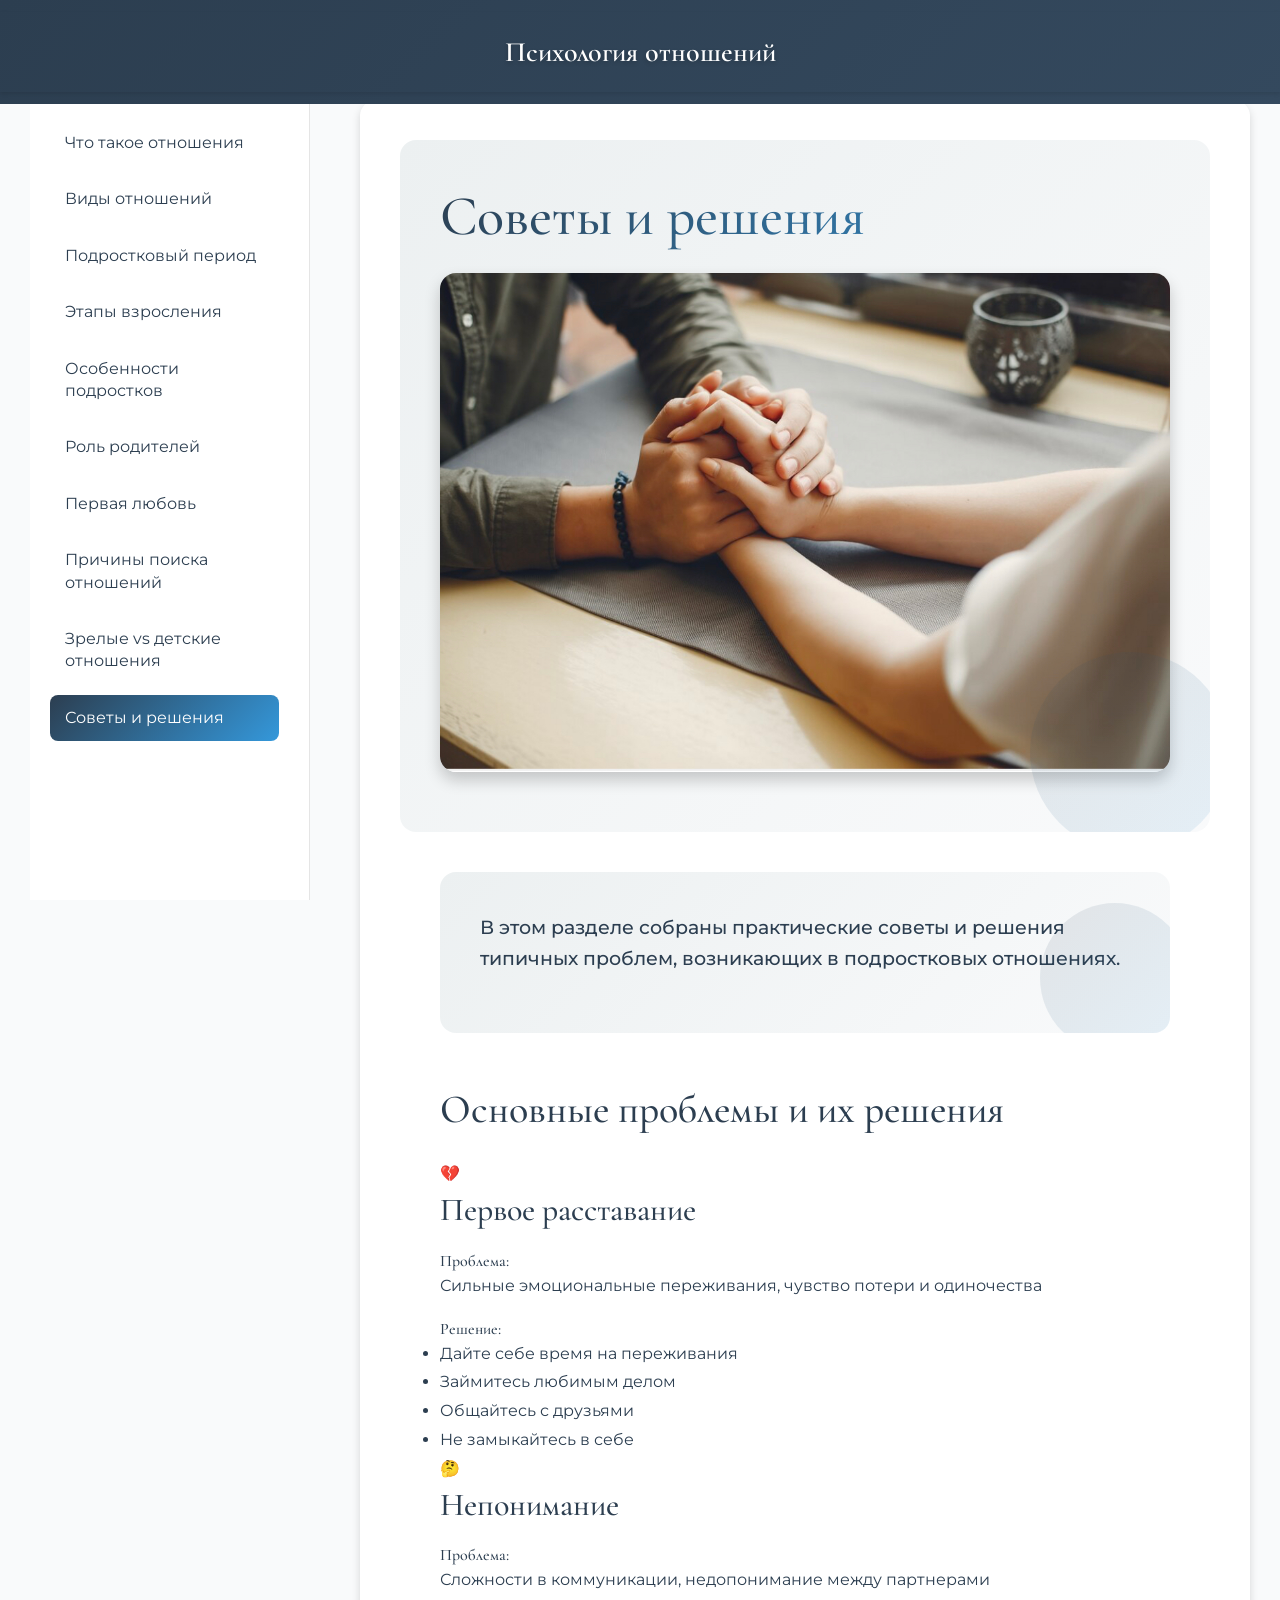
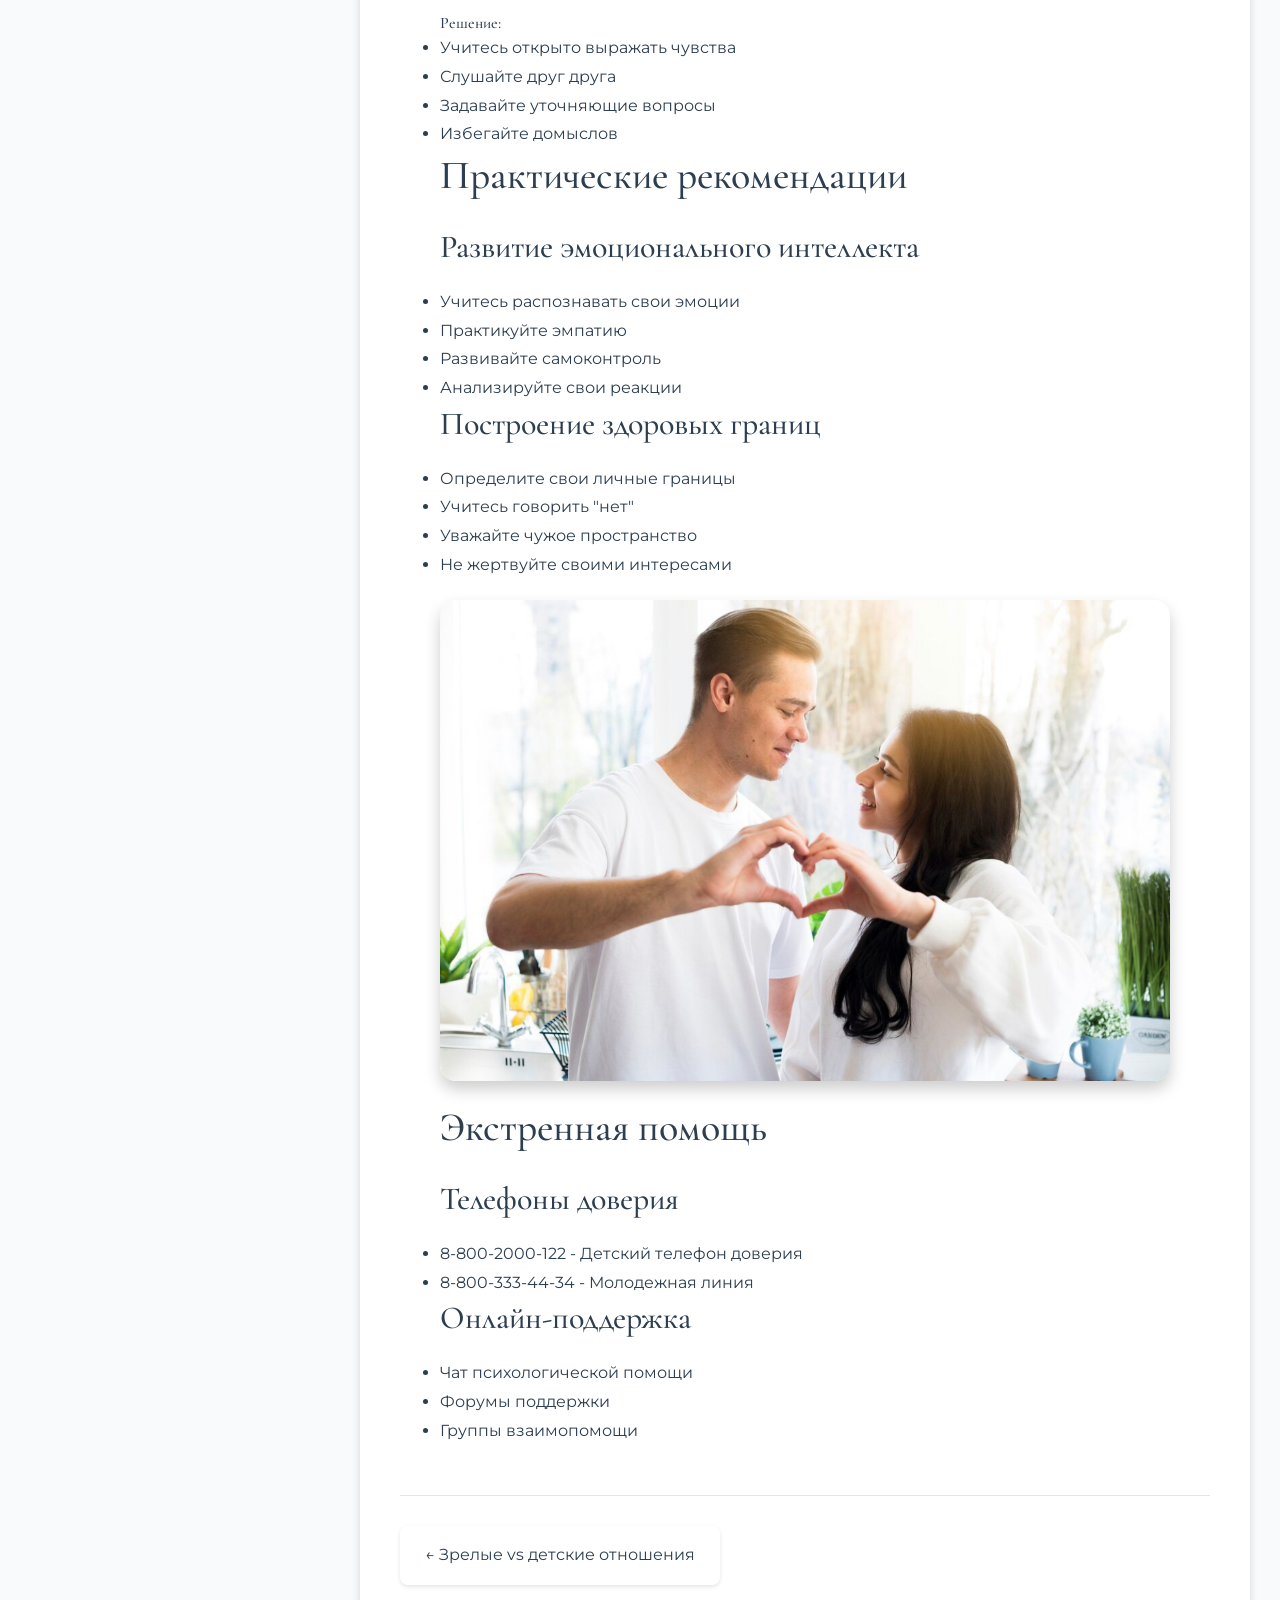
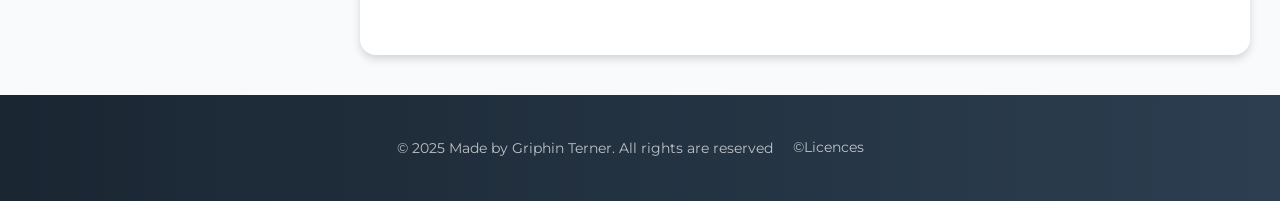
<file: test site/pages/solutions.html>
<!DOCTYPE html>
<html lang="ru">
<head>
    <meta charset="UTF-8">
    <meta name="viewport" content="width=device-width, initial-scale=1.0">
    <title>Советы и решения | Психология подростковых отношений</title>
    <link rel="stylesheet" href="../css/style.css">
</head>
<body>
    <header>
        <nav class="top-nav">
            <div class="logo-wrapper">
                <a href="../index.html" class="logo">Психология отношений</a>
            </div>
            <div class="burger-menu">
                <span></span>
                <span></span>
                <span></span>
            </div>
        </nav>
    </header>

    <div class="page-wrapper">
        <aside class="sidebar" id="sidebar">
            <nav class="section-nav">
                <ul>
                    <li><a href="what-is.html">Что такое отношения</a></li>
                    <li><a href="types.html">Виды отношений</a></li>
                    <li><a href="teen-period.html">Подростковый период</a></li>
                    <li><a href="teen-stages.html">Этапы взросления</a></li>
                    <li><a href="teen-features.html">Особенности подростков</a></li>
                    <li><a href="parents-role.html">Роль родителей</a></li>
                    <li><a href="teen-love.html">Первая любовь</a></li>
                    <li><a href="reasons.html">Причины поиска отношений</a></li>
                    <li><a href="differences.html">Зрелые vs детские отношения</a></li>
                    <li><a href="solutions.html" class="active">Советы и решения</a></li>
                </ul>
            </nav>
        </aside>

        <main class="page-content">
            <article class="content-article">
                <header class="article-header">
                    <h1>Советы и решения</h1>
                    <img src="../pics/IMG_3619.PNG" alt="Советы и решения" class="article-image">
                </header>

                <div class="article-content">
                    <div class="intro-block">
                        <p class="lead-text">В этом разделе собраны практические советы и решения типичных проблем, возникающих в подростковых отношениях.</p>
                    </div>

                    <section class="solutions-section">
                        <h2>Основные проблемы и их решения</h2>
                        <div class="solutions-grid">
                            <div class="solution-card">
                                <div class="solution-header">
                                    <div class="solution-icon">💔</div>
                                    <h3>Первое расставание</h3>
                                </div>
                                <div class="solution-content">
                                    <div class="problem">
                                        <h4>Проблема:</h4>
                                        <p>Сильные эмоциональные переживания, чувство потери и одиночества</p>
                                    </div>
                                    <div class="solution">
                                        <h4>Решение:</h4>
                                        <ul>
                                            <li>Дайте себе время на переживания</li>
                                            <li>Займитесь любимым делом</li>
                                            <li>Общайтесь с друзьями</li>
                                            <li>Не замыкайтесь в себе</li>
                                        </ul>
                                    </div>
                                </div>
                            </div>

                            <div class="solution-card">
                                <div class="solution-header">
                                    <div class="solution-icon">🤔</div>
                                    <h3>Непонимание</h3>
                                </div>
                                <div class="solution-content">
                                    <div class="problem">
                                        <h4>Проблема:</h4>
                                        <p>Сложности в коммуникации, недопонимание между партнерами</p>
                                    </div>
                                    <div class="solution">
                                        <h4>Решение:</h4>
                                        <ul>
                                            <li>Учитесь открыто выражать чувства</li>
                                            <li>Слушайте друг друга</li>
                                            <li>Задавайте уточняющие вопросы</li>
                                            <li>Избегайте домыслов</li>
                                        </ul>
                                    </div>
                                </div>
                            </div>
                        </div>
                    </section>

                    <section class="practical-tips">
                        <h2>Практические рекомендации</h2>
                        <div class="tips-content">
                            <div class="tips-text">
                                <div class="tip-item">
                                    <h3>Развитие эмоционального интеллекта</h3>
                                    <ul class="tips-list">
                                        <li>Учитесь распознавать свои эмоции</li>
                                        <li>Практикуйте эмпатию</li>
                                        <li>Развивайте самоконтроль</li>
                                        <li>Анализируйте свои реакции</li>
                                    </ul>
                                </div>
                                <div class="tip-item">
                                    <h3>Построение здоровых границ</h3>
                                    <ul class="tips-list">
                                        <li>Определите свои личные границы</li>
                                        <li>Учитесь говорить "нет"</li>
                                        <li>Уважайте чужое пространство</li>
                                        <li>Не жертвуйте своими интересами</li>
                                    </ul>
                                </div>
                            </div>
                            <img src="../pics/IMG_3620.PNG" alt="Эмоциональный интеллект" class="tips-image">
                        </div>
                    </section>

                    <section class="emergency-help">
                        <h2>Экстренная помощь</h2>
                        <div class="help-cards">
                            <div class="help-card">
                                <h3>Телефоны доверия</h3>
                                <ul>
                                    <li>8-800-2000-122 - Детский телефон доверия</li>
                                    <li>8-800-333-44-34 - Молодежная линия</li>
                                </ul>
                            </div>
                            <div class="help-card">
                                <h3>Онлайн-поддержка</h3>
                                <ul>
                                    <li>Чат психологической помощи</li>
                                    <li>Форумы поддержки</li>
                                    <li>Группы взаимопомощи</li>
                                </ul>
                            </div>
                        </div>
                    </section>
                </div>

                <footer class="article-footer">
                    <div class="navigation-links">
                        <a href="differences.html" class="prev-article">← Зрелые vs детские отношения</a>
                    </div>
                </footer>
            </article>
        </main>
    </div>

    <footer class="site-footer">
        <div class="footer-bottom">
            <p>&copy; 2025 Made by <a href="https://t.me/griphinterner">Griphin Terner</a>. All rights are reserved</p>
            <a href="licences.html" class="licence-link">©Licences</a>
        </div>
    </footer>

    <script src="../js/script.js"></script>
    <script>
        const menuToggle = document.querySelector('.menu-toggle');
        const menuClose = document.querySelector('.menu-close');
        const sidebar = document.querySelector('.sidebar');
        const body = document.body;

        menuToggle.addEventListener('click', () => {
            sidebar.classList.add('active');
            body.classList.add('menu-active');
        });

        menuClose.addEventListener('click', () => {
            sidebar.classList.remove('active');
            body.classList.remove('menu-active');
        });

        document.addEventListener('click', (e) => {
            if (!sidebar.contains(e.target) && !menuToggle.contains(e.target) && sidebar.classList.contains('active')) {
                sidebar.classList.remove('active');
                body.classList.remove('menu-active');
            }
        });
    </script>
</body>
</html>
</file>
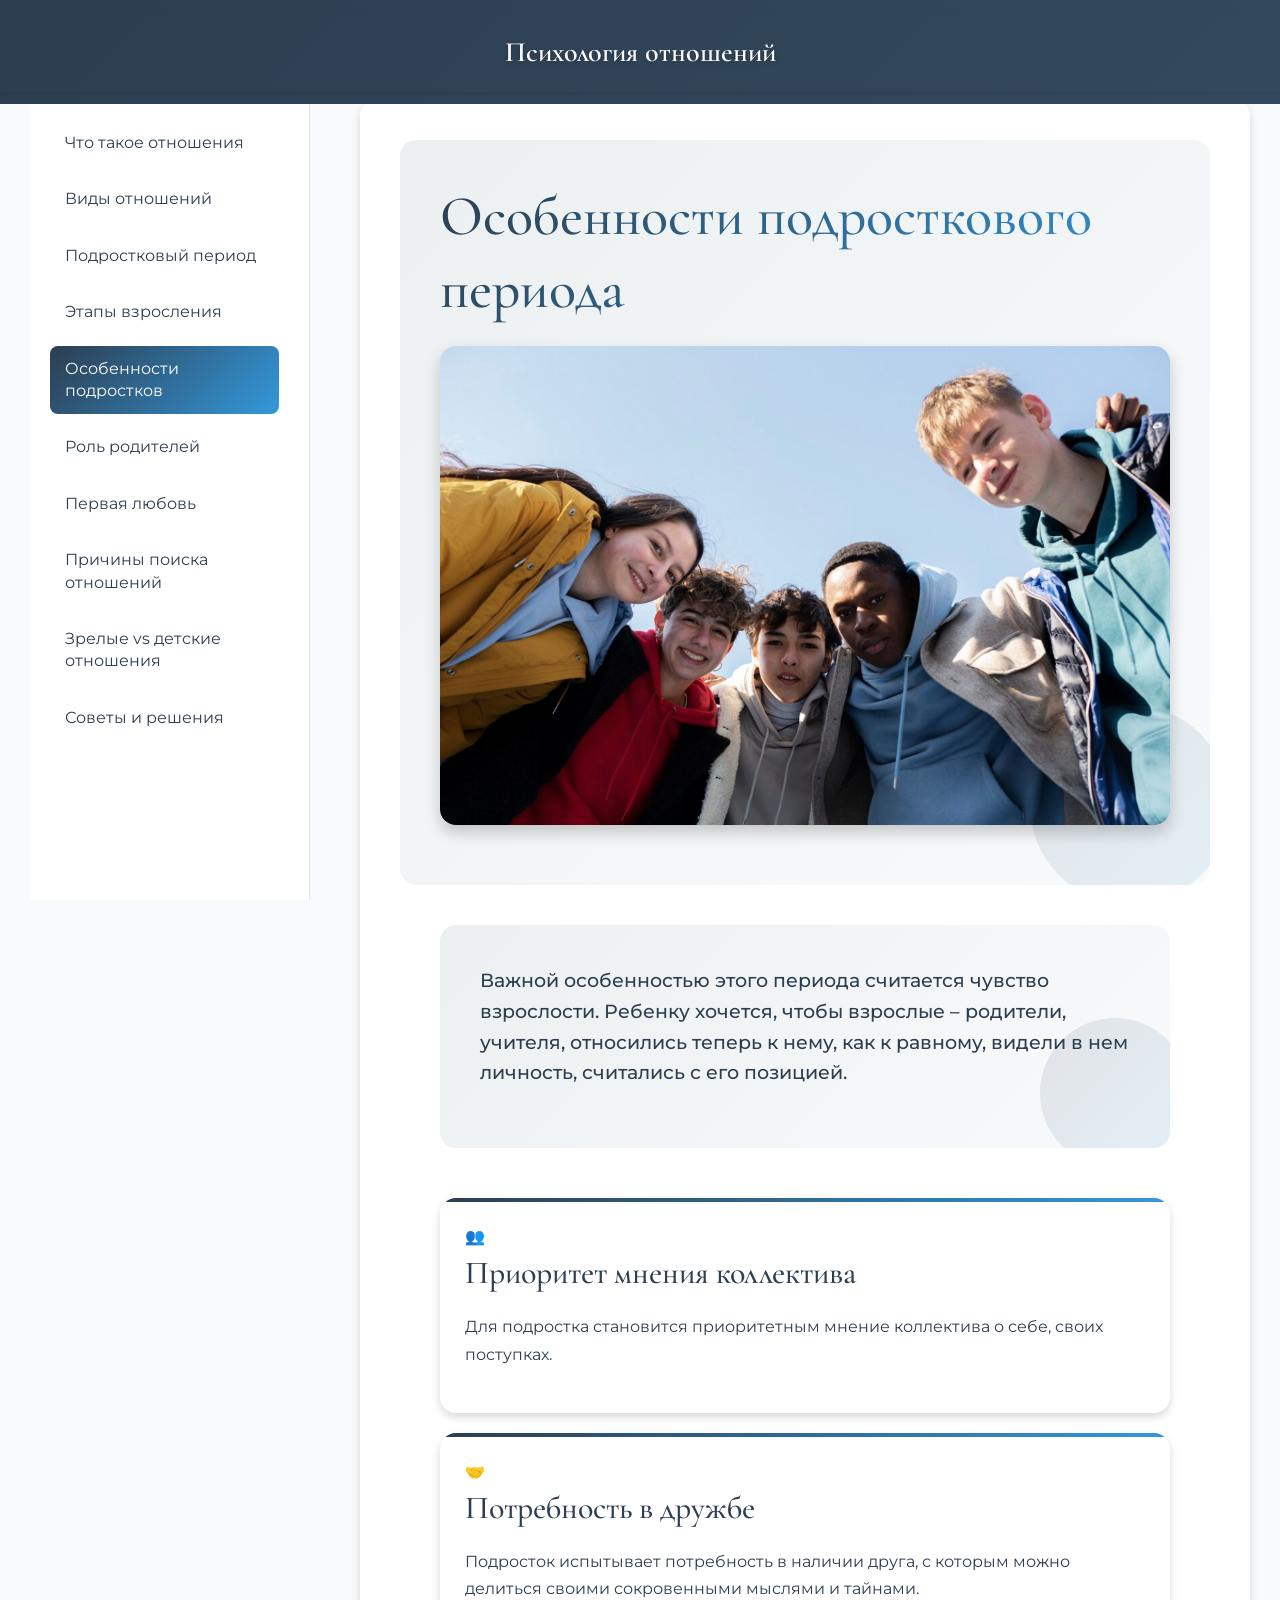
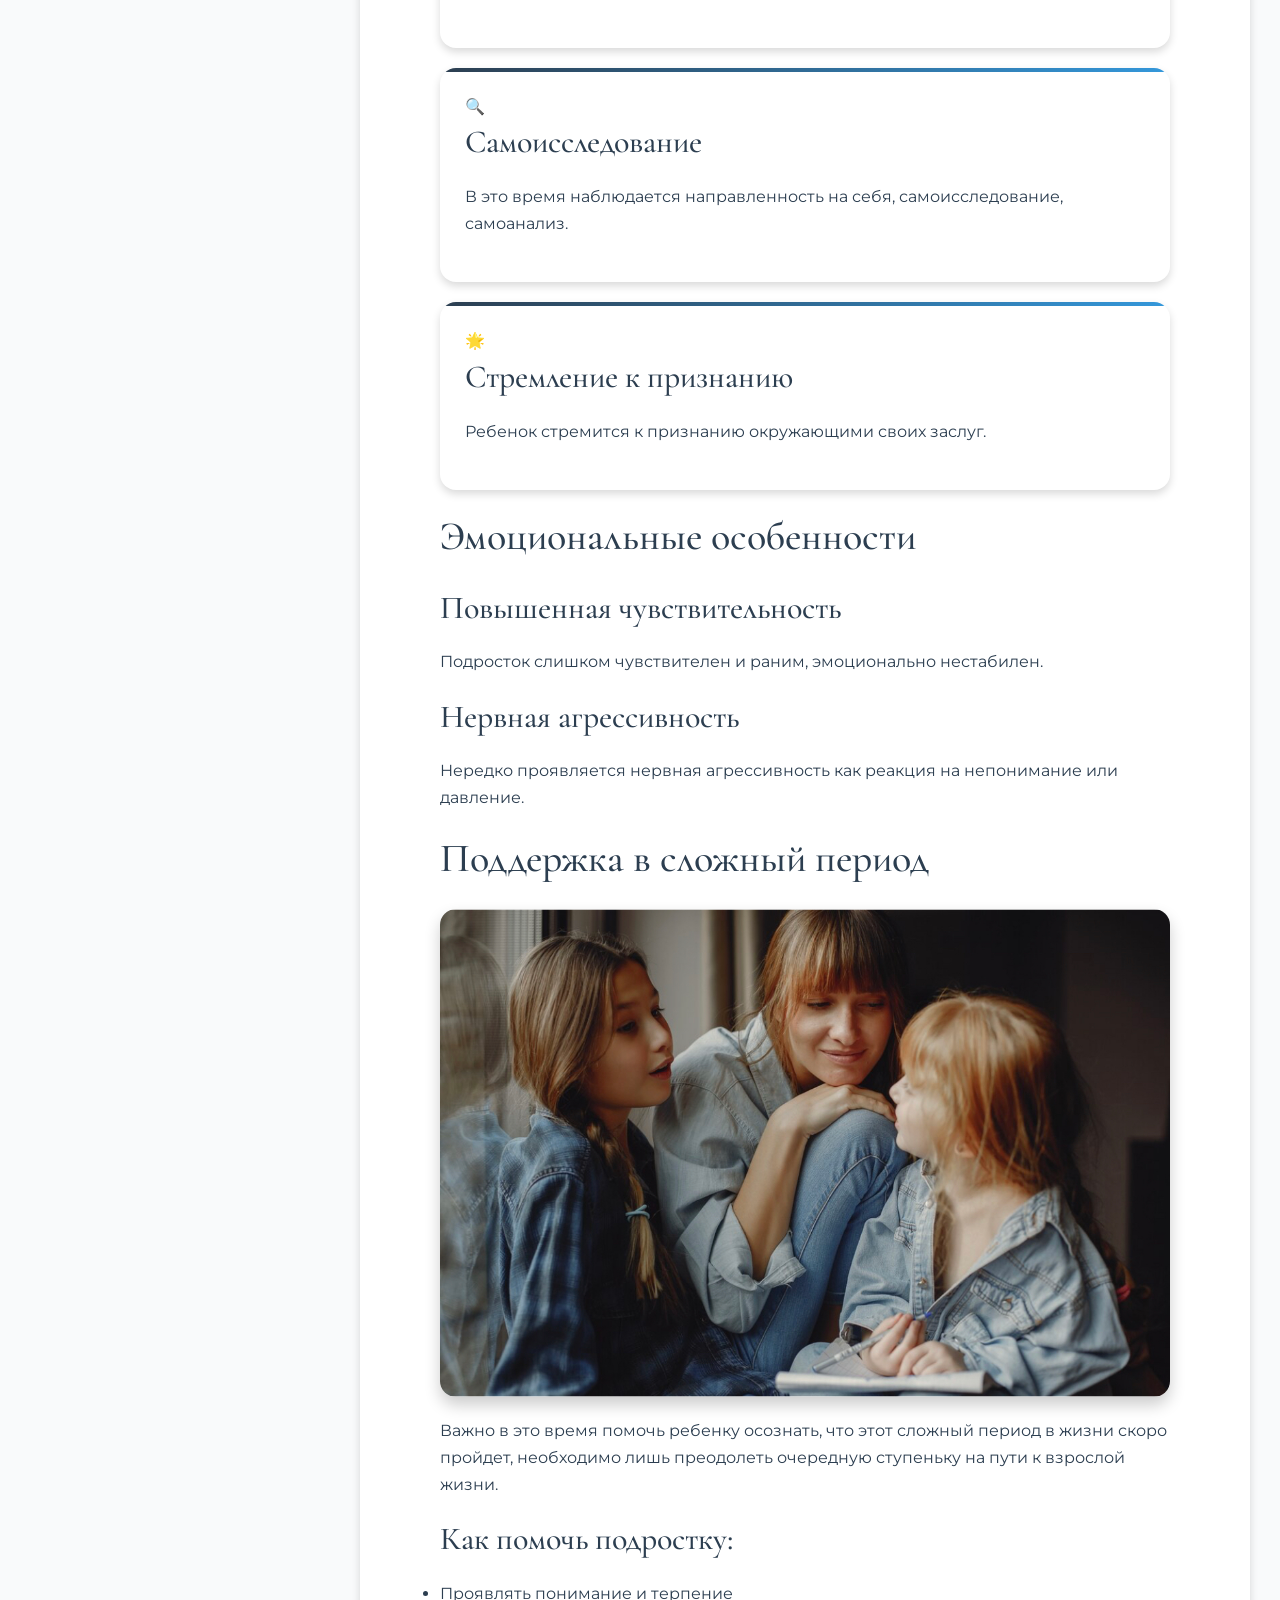
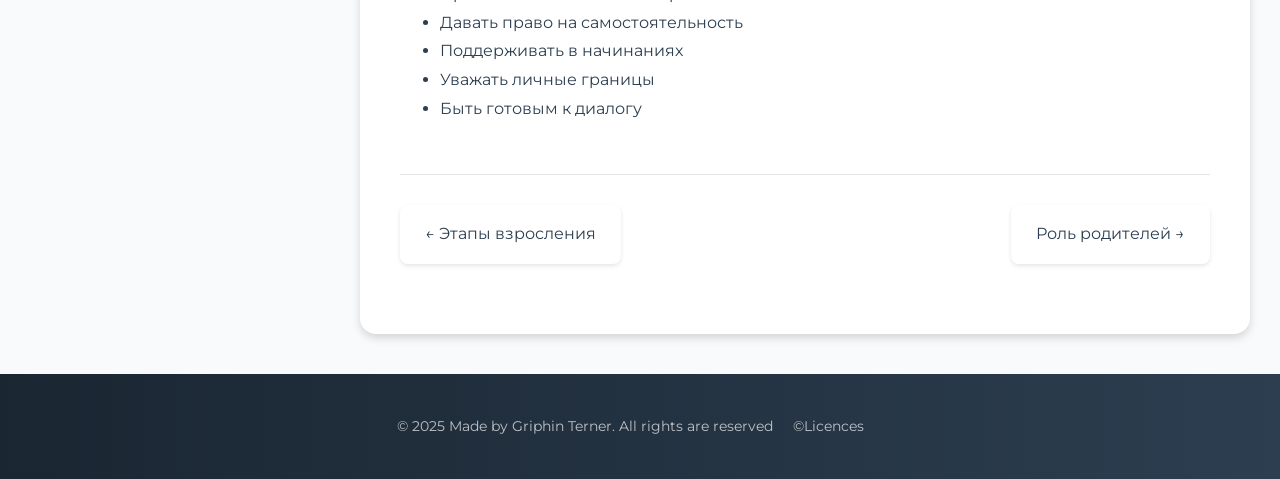
<file: test site/pages/teen-features.html>
<!DOCTYPE html>
<html lang="ru">
<head>
    <meta charset="UTF-8">
    <meta name="viewport" content="width=device-width, initial-scale=1.0">
    <title>Особенности подростков | Психология подростковых отношений</title>
    <link rel="stylesheet" href="../css/style.css">
</head>
<body>
    <header>
        <nav class="top-nav">
            <div class="logo-wrapper">
                <a href="../index.html" class="logo">Психология отношений</a>
            </div>
            <div class="burger-menu">
                <span></span>
                <span></span>
                <span></span>
            </div>
        </nav>
    </header>

    <div class="page-wrapper">
        <aside class="sidebar" id="sidebar">
            <nav class="section-nav">
                <ul>
                    <li><a href="what-is.html">Что такое отношения</a></li>
                    <li><a href="types.html">Виды отношений</a></li>
                    <li><a href="teen-period.html">Подростковый период</a></li>
                    <li><a href="teen-stages.html">Этапы взросления</a></li>
                    <li><a href="teen-features.html" class="active">Особенности подростков</a></li>
                    <li><a href="parents-role.html">Роль родителей</a></li>
                    <li><a href="teen-love.html">Первая любовь</a></li>
                    <li><a href="reasons.html">Причины поиска отношений</a></li>
                    <li><a href="differences.html">Зрелые vs детские отношения</a></li>
                    <li><a href="solutions.html">Советы и решения</a></li>
                </ul>
            </nav>
        </aside>

        <main class="page-content">
            <article class="content-article">
                <header class="article-header">
                    <h1>Особенности подросткового периода</h1>
                    <img src="../pics/IMG_3609.PNG" alt="Особенности подростков" class="article-image">
                </header>

                <div class="article-content">
                    <div class="intro-block">
                        <p class="lead-text">Важной особенностью этого периода считается чувство взрослости. Ребенку хочется, чтобы взрослые – родители, учителя, относились теперь к нему, как к равному, видели в нем личность, считались с его позицией.</p>
                    </div>

                    <section class="features-section">
                        <div class="feature-cards">
                            <div class="feature-card priority">
                                <div class="feature-icon">👥</div>
                                <h3>Приоритет мнения коллектива</h3>
                                <p>Для подростка становится приоритетным мнение коллектива о себе, своих поступках.</p>
                            </div>

                            <div class="feature-card friendship">
                                <div class="feature-icon">🤝</div>
                                <h3>Потребность в дружбе</h3>
                                <p>Подросток испытывает потребность в наличии друга, с которым можно делиться своими сокровенными мыслями и тайнами.</p>
                            </div>

                            <div class="feature-card self-analysis">
                                <div class="feature-icon">🔍</div>
                                <h3>Самоисследование</h3>
                                <p>В это время наблюдается направленность на себя, самоисследование, самоанализ.</p>
                            </div>

                            <div class="feature-card recognition">
                                <div class="feature-icon">🌟</div>
                                <h3>Стремление к признанию</h3>
                                <p>Ребенок стремится к признанию окружающими своих заслуг.</p>
                            </div>
                        </div>
                    </section>

                    <section class="emotional-aspects">
                        <h2>Эмоциональные особенности</h2>
                        <div class="emotional-grid">
                            <div class="emotional-card sensitivity">
                                <h3>Повышенная чувствительность</h3>
                                <p>Подросток слишком чувствителен и раним, эмоционально нестабилен.</p>
                                <div class="emotional-indicator"></div>
                            </div>

                            <div class="emotional-card aggression">
                                <h3>Нервная агрессивность</h3>
                                <p>Нередко проявляется нервная агрессивность как реакция на непонимание или давление.</p>
                                <div class="emotional-indicator"></div>
                            </div>
                        </div>
                    </section>

                    <section class="support-section">
                        <h2>Поддержка в сложный период</h2>
                        <div class="support-content">
                            <img src="../pics/IMG_3610.PNG" alt="Поддержка подростка" class="support-image">
                            <div class="support-text">
                                <p>Важно в это время помочь ребенку осознать, что этот сложный период в жизни скоро пройдет, необходимо лишь преодолеть очередную ступеньку на пути к взрослой жизни.</p>
                                <div class="support-tips">
                                    <h3>Как помочь подростку:</h3>
                                    <ul>
                                        <li>Проявлять понимание и терпение</li>
                                        <li>Давать право на самостоятельность</li>
                                        <li>Поддерживать в начинаниях</li>
                                        <li>Уважать личные границы</li>
                                        <li>Быть готовым к диалогу</li>
                                    </ul>
                                </div>
                            </div>
                        </div>
                    </section>
                </div>

                <footer class="article-footer">
                    <div class="navigation-links">
                        <a href="teen-stages.html" class="prev-article">← Этапы взросления</a>
                        <a href="parents-role.html" class="next-article">Роль родителей →</a>
                    </div>
                </footer>
            </article>
        </main>
    </div>

    <footer class="site-footer">
        <div class="footer-bottom">
            <p>&copy; 2025 Made by <a href="https://t.me/griphinterner">Griphin Terner</a>. All rights are reserved</p>
            <a href="licences.html" class="licence-link">©Licences</a>
        </div>
    </footer>

    <script src="../js/script.js"></script>
    <script>
        const menuToggle = document.querySelector('.menu-toggle');
        const menuClose = document.querySelector('.menu-close');
        const sidebar = document.querySelector('.sidebar');
        const body = document.body;

        menuToggle.addEventListener('click', () => {
            sidebar.classList.add('active');
            body.classList.add('menu-active');
        });

        menuClose.addEventListener('click', () => {
            sidebar.classList.remove('active');
            body.classList.remove('menu-active');
        });

        document.addEventListener('click', (e) => {
            if (!sidebar.contains(e.target) && !menuToggle.contains(e.target) && sidebar.classList.contains('active')) {
                sidebar.classList.remove('active');
                body.classList.remove('menu-active');
            }
        });
    </script>
</body>
</html>
</file>
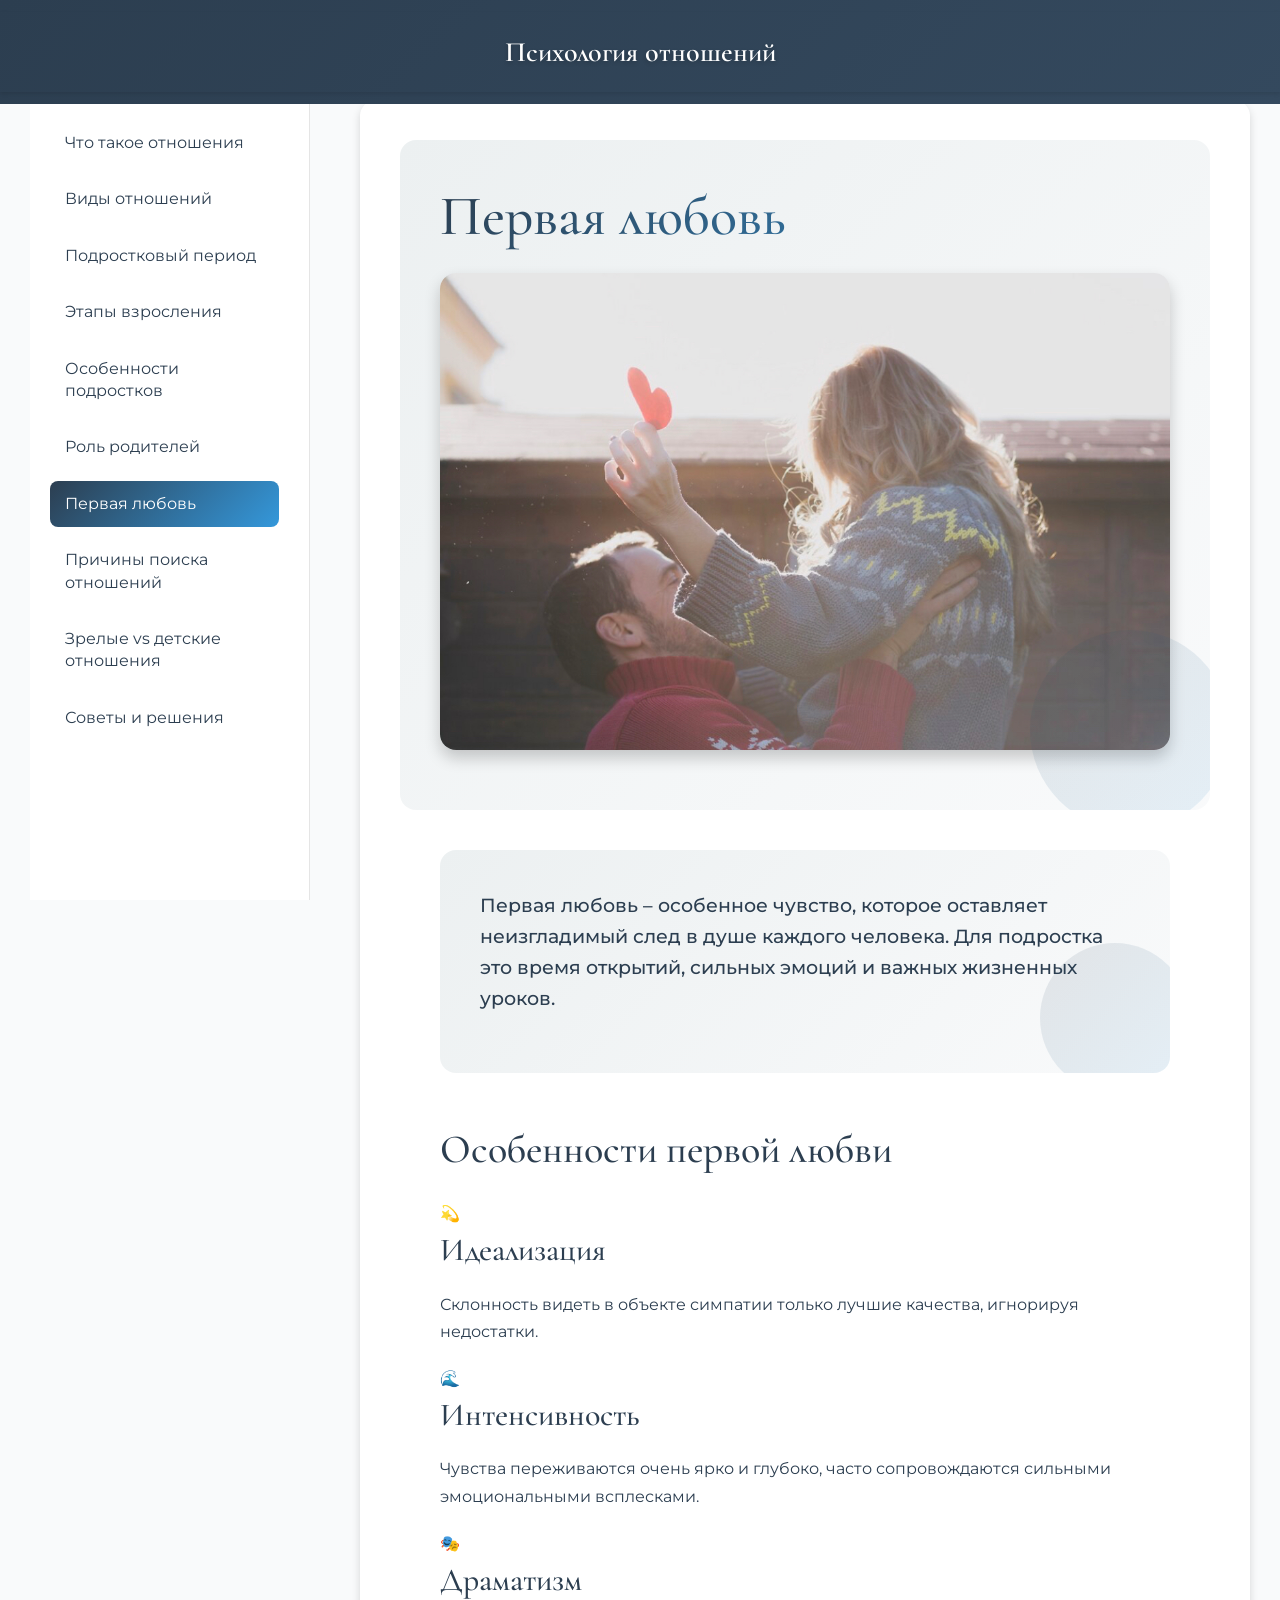
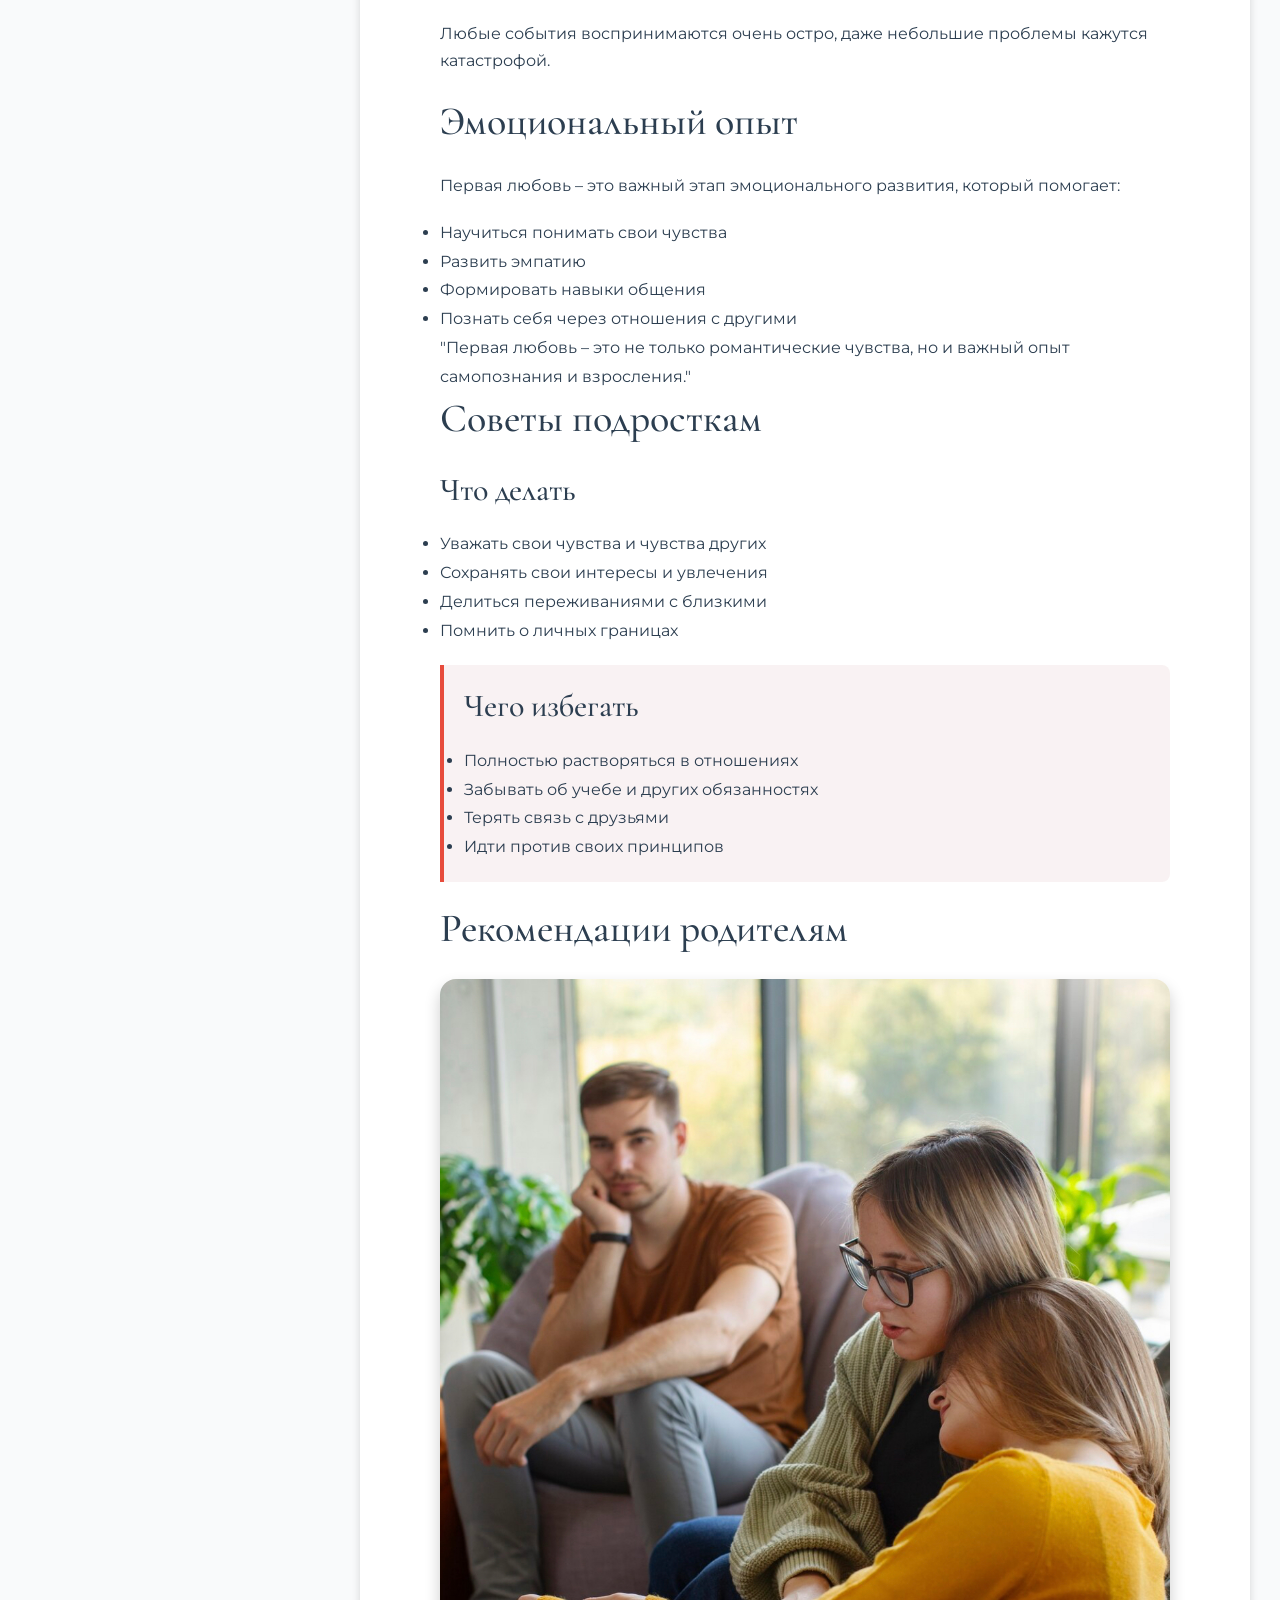
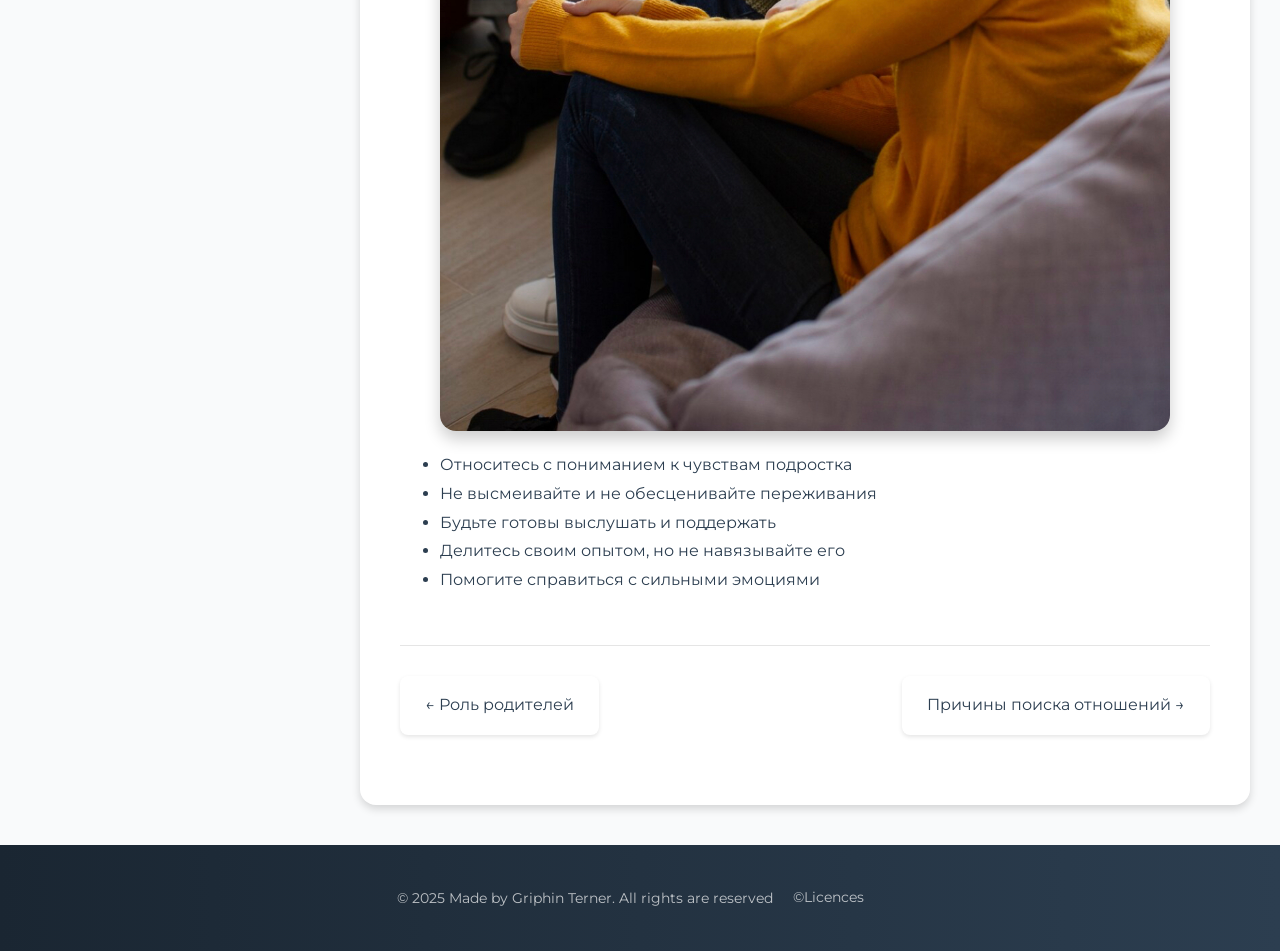
<file: test site/pages/teen-love.html>
<!DOCTYPE html>
<html lang="ru">
<head>
    <meta charset="UTF-8">
    <meta name="viewport" content="width=device-width, initial-scale=1.0">
    <title>Первая любовь | Психология подростковых отношений</title>
    <link rel="stylesheet" href="../css/style.css">
</head>
<body>
    <header>
        <nav class="top-nav">
            <div class="logo-wrapper">
                <a href="../index.html" class="logo">Психология отношений</a>
            </div>
            <div class="burger-menu">
                <span></span>
                <span></span>
                <span></span>
            </div>
        </nav>
    </header>

    <div class="page-wrapper">
        <aside class="sidebar" id="sidebar">
            <nav class="section-nav">
                <ul>
                    <li><a href="what-is.html">Что такое отношения</a></li>
                    <li><a href="types.html">Виды отношений</a></li>
                    <li><a href="teen-period.html">Подростковый период</a></li>
                    <li><a href="teen-stages.html">Этапы взросления</a></li>
                    <li><a href="teen-features.html">Особенности подростков</a></li>
                    <li><a href="parents-role.html">Роль родителей</a></li>
                    <li><a href="teen-love.html" class="active">Первая любовь</a></li>
                    <li><a href="reasons.html">Причины поиска отношений</a></li>
                    <li><a href="differences.html">Зрелые vs детские отношения</a></li>
                    <li><a href="solutions.html">Советы и решения</a></li>
                </ul>
            </nav>
        </aside>

        <main class="page-content">
            <article class="content-article">
                <header class="article-header">
                    <h1>Первая любовь</h1>
                    <img src="../pics/IMG_3614.PNG" alt="Первая любовь" class="article-image">
                </header>

                <div class="article-content">
                    <div class="intro-block">
                        <p class="lead-text">Первая любовь – особенное чувство, которое оставляет неизгладимый след в душе каждого человека. Для подростка это время открытий, сильных эмоций и важных жизненных уроков.</p>
                    </div>

                    <section class="love-characteristics">
                        <h2>Особенности первой любви</h2>
                        <div class="characteristics-grid">
                            <div class="characteristic-card">
                                <div class="characteristic-icon">💫</div>
                                <h3>Идеализация</h3>
                                <p>Склонность видеть в объекте симпатии только лучшие качества, игнорируя недостатки.</p>
                            </div>

                            <div class="characteristic-card">
                                <div class="characteristic-icon">🌊</div>
                                <h3>Интенсивность</h3>
                                <p>Чувства переживаются очень ярко и глубоко, часто сопровождаются сильными эмоциональными всплесками.</p>
                            </div>

                            <div class="characteristic-card">
                                <div class="characteristic-icon">🎭</div>
                                <h3>Драматизм</h3>
                                <p>Любые события воспринимаются очень остро, даже небольшие проблемы кажутся катастрофой.</p>
                            </div>
                        </div>
                    </section>

                    <section class="emotional-experience">
                        <h2>Эмоциональный опыт</h2>
                        <div class="experience-content">
                            <div class="experience-text">
                                <p>Первая любовь – это важный этап эмоционального развития, который помогает:</p>
                                <ul class="experience-list">
                                    <li>Научиться понимать свои чувства</li>
                                    <li>Развить эмпатию</li>
                                    <li>Формировать навыки общения</li>
                                    <li>Познать себя через отношения с другими</li>
                                </ul>
                            </div>
                            <div class="experience-quote">
                                <blockquote>
                                    "Первая любовь – это не только романтические чувства, но и важный опыт самопознания и взросления."
                                </blockquote>
                            </div>
                        </div>
                    </section>

                    <section class="advice-section">
                        <h2>Советы подросткам</h2>
                        <div class="advice-cards">
                            <div class="advice-card">
                                <h3>Что делать</h3>
                                <ul>
                                    <li>Уважать свои чувства и чувства других</li>
                                    <li>Сохранять свои интересы и увлечения</li>
                                    <li>Делиться переживаниями с близкими</li>
                                    <li>Помнить о личных границах</li>
                                </ul>
                            </div>

                            <div class="advice-card warning">
                                <h3>Чего избегать</h3>
                                <ul>
                                    <li>Полностью растворяться в отношениях</li>
                                    <li>Забывать об учебе и других обязанностях</li>
                                    <li>Терять связь с друзьями</li>
                                    <li>Идти против своих принципов</li>
                                </ul>
                            </div>
                        </div>
                    </section>

                    <section class="parents-guidance">
                        <h2>Рекомендации родителям</h2>
                        <div class="guidance-content">
                            <img src="../pics/IMG_3615.PNG" alt="Поддержка родителей" class="guidance-image">
                            <div class="guidance-text">
                                <ul>
                                    <li>Относитесь с пониманием к чувствам подростка</li>
                                    <li>Не высмеивайте и не обесценивайте переживания</li>
                                    <li>Будьте готовы выслушать и поддержать</li>
                                    <li>Делитесь своим опытом, но не навязывайте его</li>
                                    <li>Помогите справиться с сильными эмоциями</li>
                                </ul>
                            </div>
                        </div>
                    </section>
                </div>

                <footer class="article-footer">
                    <div class="navigation-links">
                        <a href="parents-role.html" class="prev-article">← Роль родителей</a>
                        <a href="reasons.html" class="next-article">Причины поиска отношений →</a>
                    </div>
                </footer>
            </article>
        </main>
    </div>

    <footer class="site-footer">
        <div class="footer-bottom">
            <p>&copy; 2025 Made by <a href="https://t.me/griphinterner">Griphin Terner</a>. All rights are reserved</p>
            <a href="licences.html" class="licence-link">©Licences</a>
        </div>
    </footer>

    <script src="../js/script.js"></script>
    <script>
        const menuToggle = document.querySelector('.menu-toggle');
        const menuClose = document.querySelector('.menu-close');
        const sidebar = document.querySelector('.sidebar');
        const body = document.body;

        menuToggle.addEventListener('click', () => {
            sidebar.classList.add('active');
            body.classList.add('menu-active');
        });

        menuClose.addEventListener('click', () => {
            sidebar.classList.remove('active');
            body.classList.remove('menu-active');
        });

        document.addEventListener('click', (e) => {
            if (!sidebar.contains(e.target) && !menuToggle.contains(e.target) && sidebar.classList.contains('active')) {
                sidebar.classList.remove('active');
                body.classList.remove('menu-active');
            }
        });
    </script>
</body>
</html>
</file>
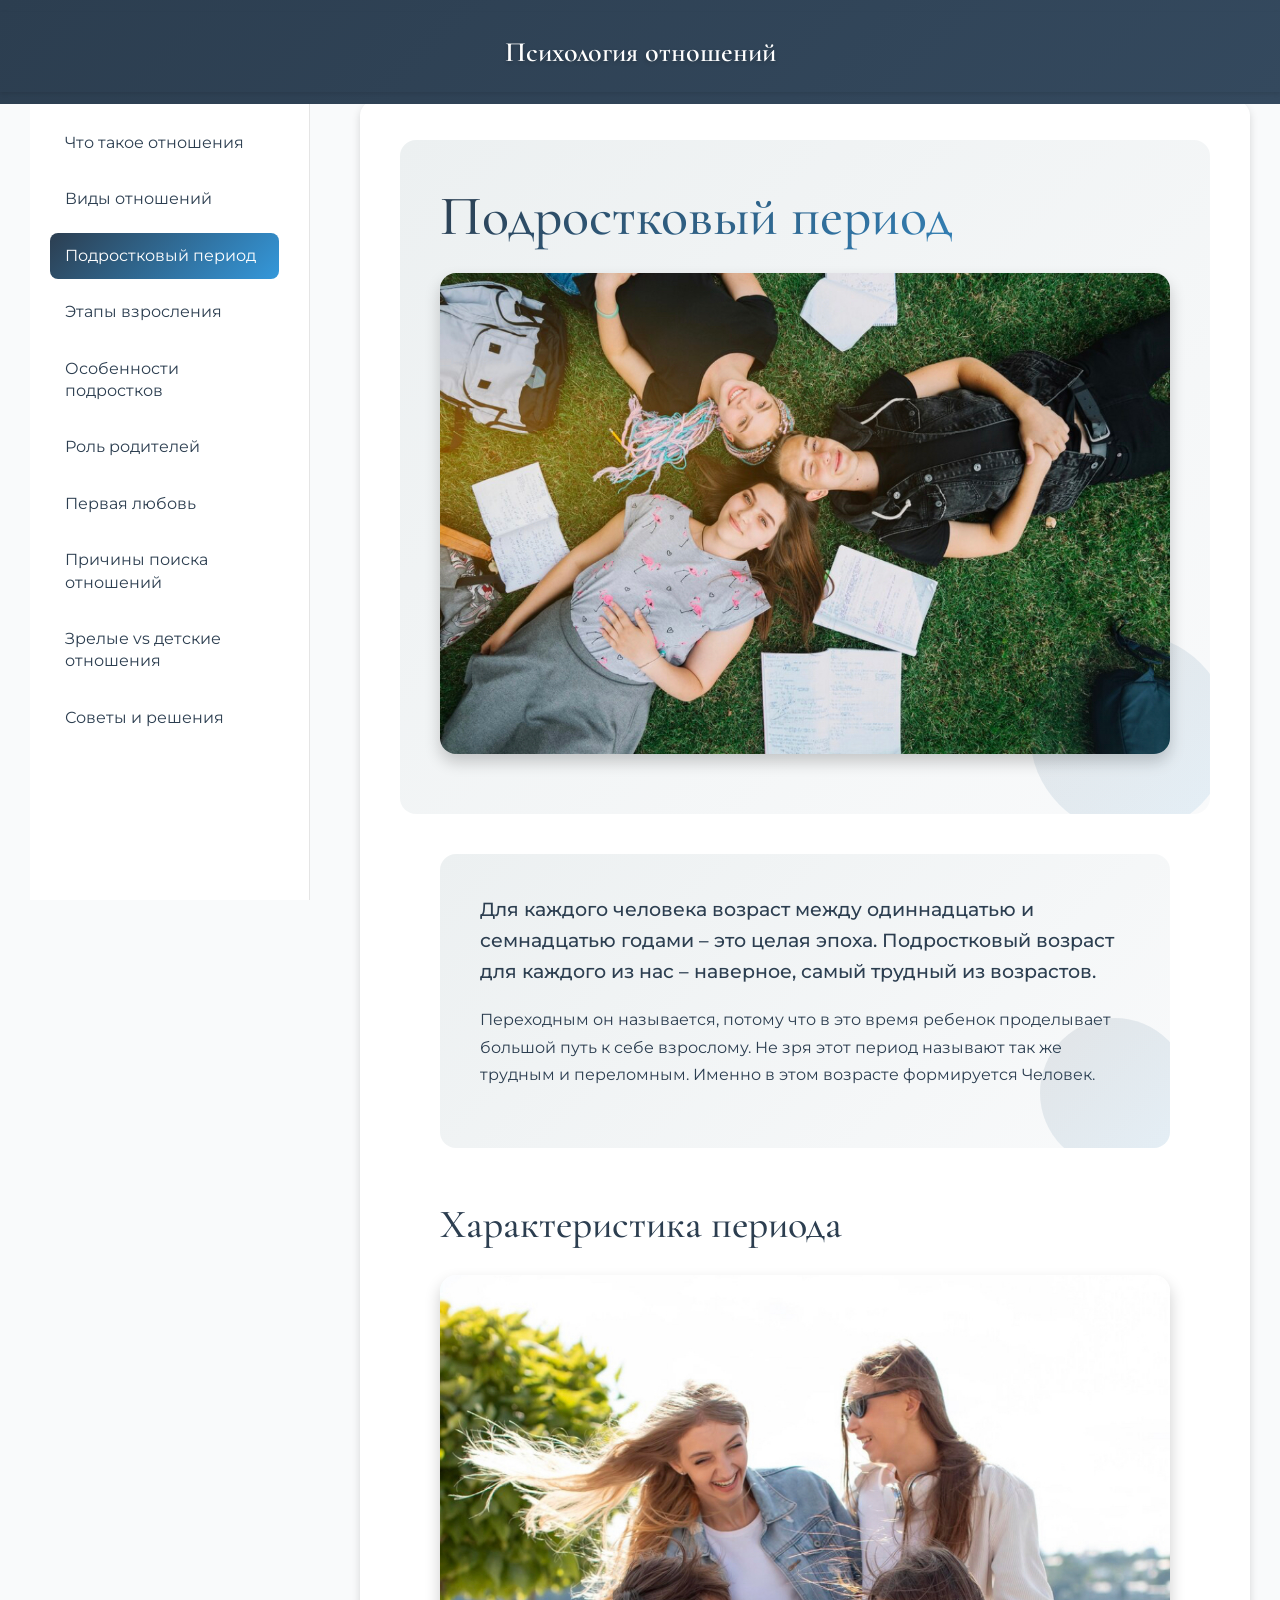
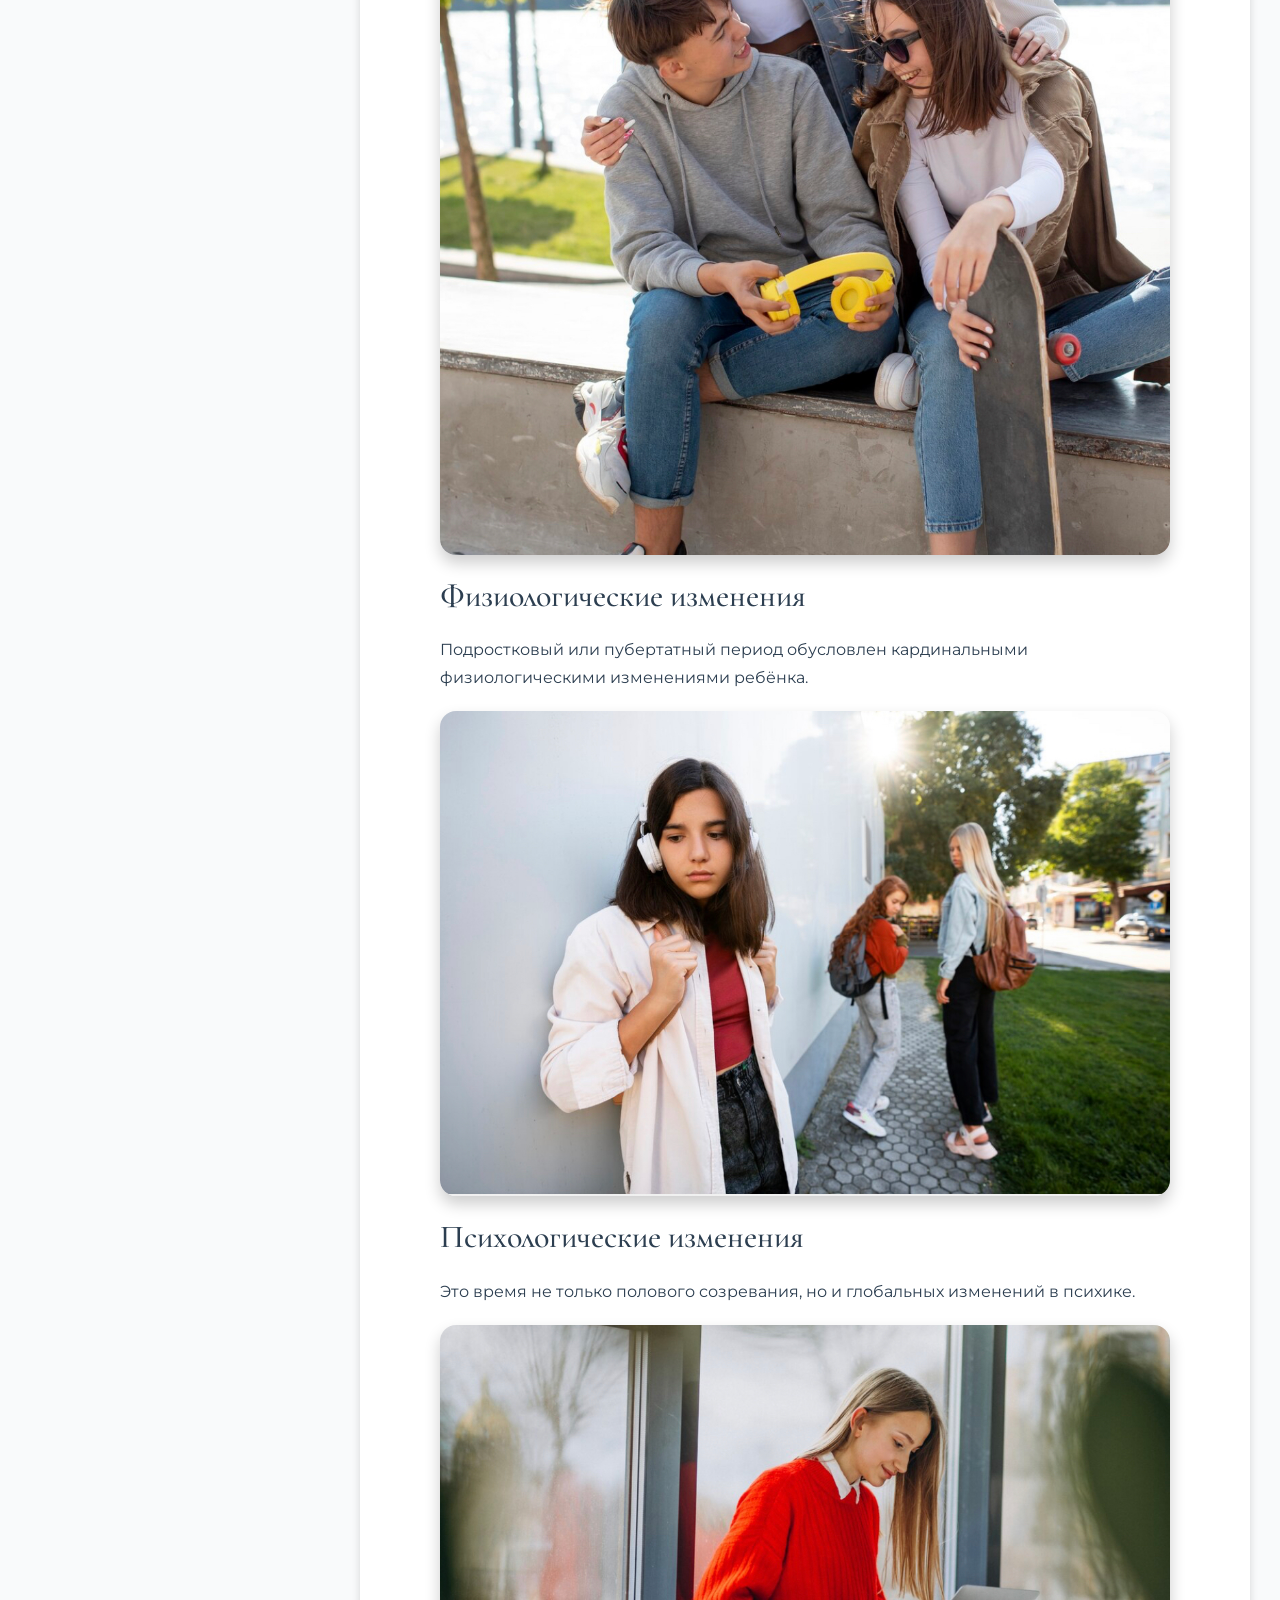
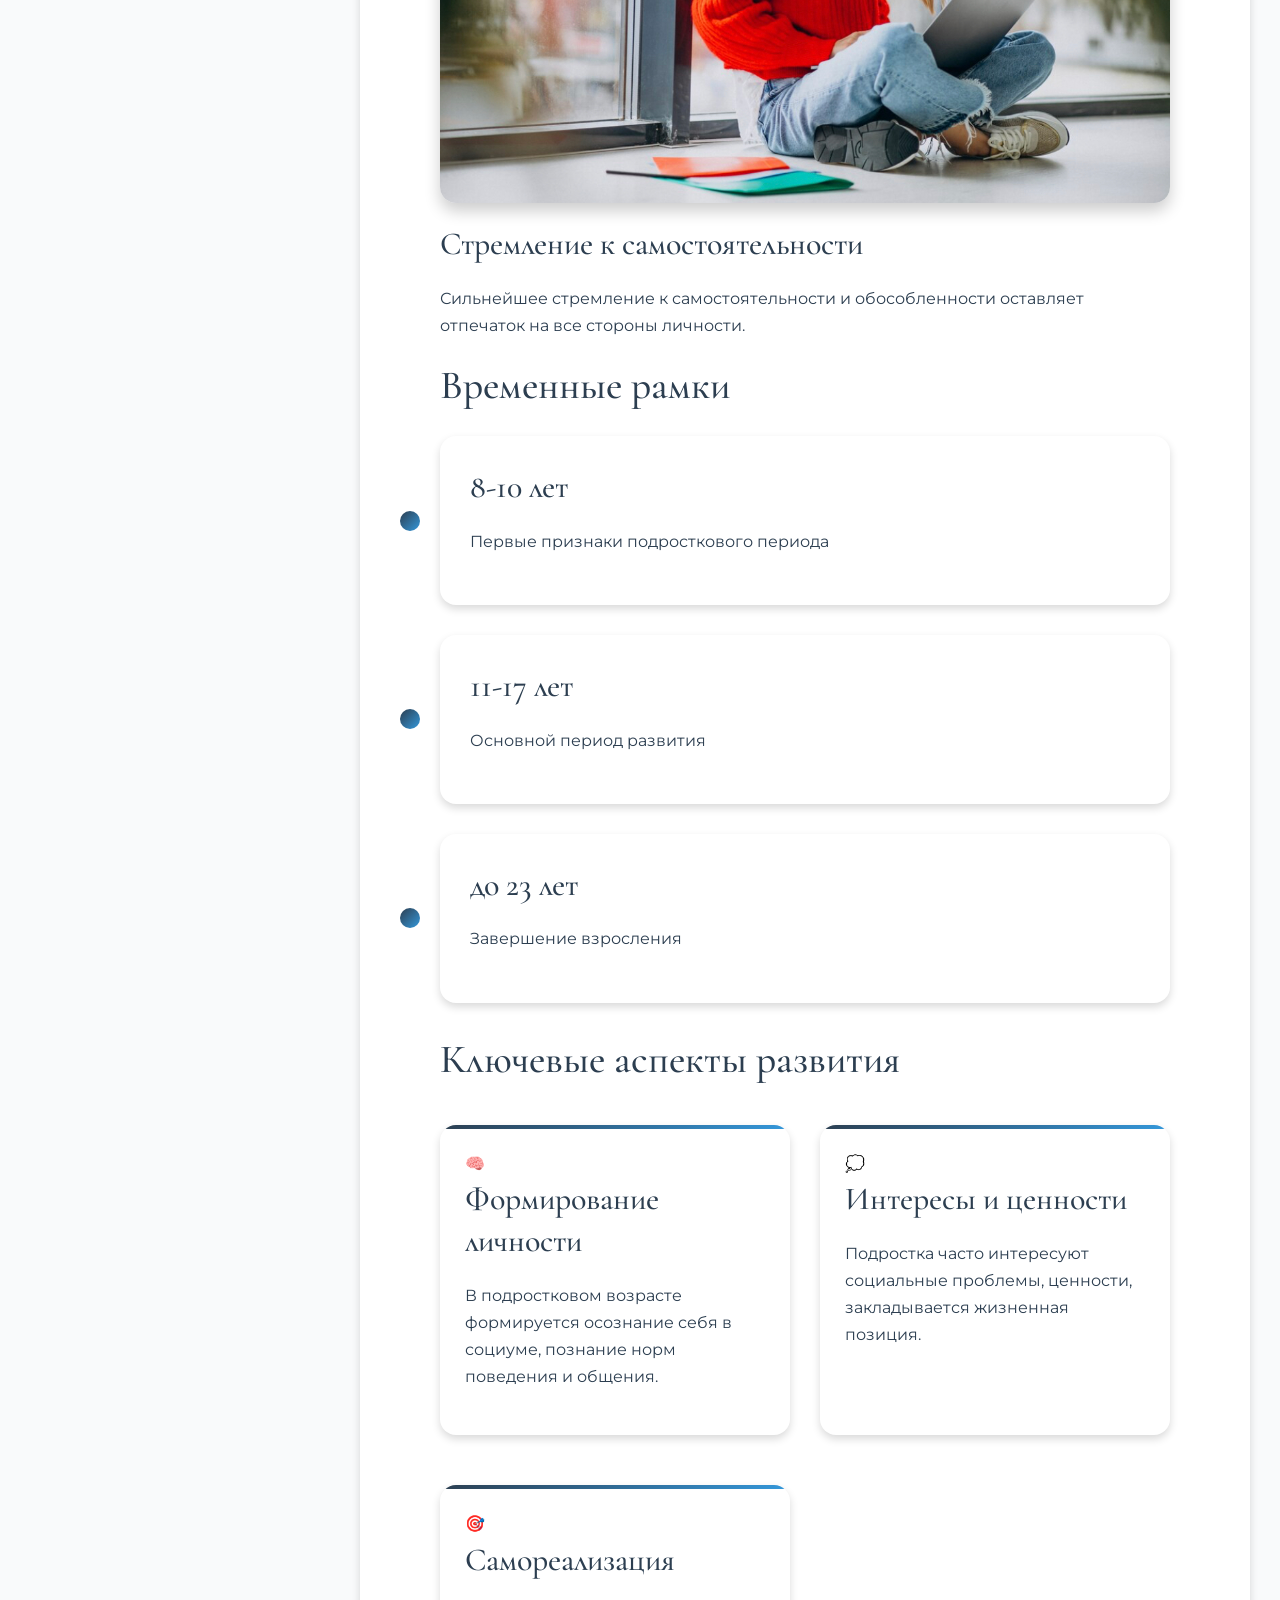
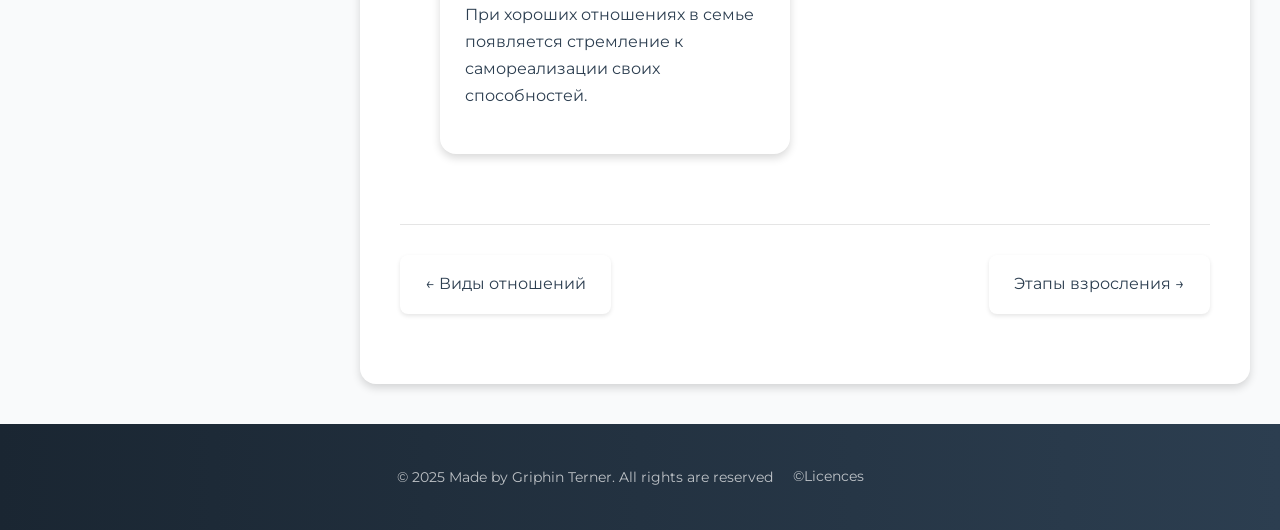
<file: test site/pages/teen-period.html>
<!DOCTYPE html>
<html lang="ru">
<head>
    <meta charset="UTF-8">
    <meta name="viewport" content="width=device-width, initial-scale=1.0">
    <title>Подростковый период | Психология подростковых отношений</title>
    <link rel="stylesheet" href="../css/style.css">
</head>
<body>
    <header>
        <nav class="top-nav">
            <div class="logo-wrapper">
                <a href="../index.html" class="logo">Психология отношений</a>
            </div>
            <div class="burger-menu">
                <span></span>
                <span></span>
                <span></span>
            </div>
        </nav>
    </header>

    <div class="page-wrapper">
        <aside class="sidebar" id="sidebar">
            <nav class="section-nav">
                <ul>
                    <li><a href="what-is.html">Что такое отношения</a></li>
                    <li><a href="types.html">Виды отношений</a></li>
                    <li><a href="teen-period.html" class="active">Подростковый период</a></li>
                    <li><a href="teen-stages.html">Этапы взросления</a></li>
                    <li><a href="teen-features.html">Особенности подростков</a></li>
                    <li><a href="parents-role.html">Роль родителей</a></li>
                    <li><a href="teen-love.html">Первая любовь</a></li>
                    <li><a href="reasons.html">Причины поиска отношений</a></li>
                    <li><a href="differences.html">Зрелые vs детские отношения</a></li>
                    <li><a href="solutions.html">Советы и решения</a></li>
                </ul>
            </nav>
        </aside>

        <main class="page-content">
            <article class="content-article">
                <header class="article-header">
                    <h1>Подростковый период</h1>
                    <img src="../pics/IMG_3625.PNG" alt="Подростковый период развития" class="article-image">
                </header>

                <div class="article-content">
                    <div class="intro-block">
                        <p class="lead-text">Для каждого человека возраст между одиннадцатью и семнадцатью годами – это целая эпоха. Подростковый возраст для каждого из нас – наверное, самый трудный из возрастов.</p>
                        
                        <div class="highlight-box">
                            <p>Переходным он называется, потому что в это время ребенок проделывает большой путь к себе взрослому. Не зря этот период называют так же трудным и переломным. Именно в этом возрасте формируется Человек.</p>
                        </div>
                    </div>

                    <section class="period-description">
                        <h2>Характеристика периода</h2>
                        <div class="description-grid">
                            <div class="description-card">
                                <img src="../pics/IMG_3601.PNG" alt="Физиологические изменения">
                                <h3>Физиологические изменения</h3>
                                <p>Подростковый или пубертатный период обусловлен кардинальными физиологическими изменениями ребёнка.</p>
                            </div>

                            <div class="description-card">
                                <img src="../pics/IMG_3602.PNG" alt="Психологические изменения">
                                <h3>Психологические изменения</h3>
                                <p>Это время не только полового созревания, но и глобальных изменений в психике.</p>
                            </div>

                            <div class="description-card">
                                <img src="../pics/IMG_3603.PNG" alt="Стремление к самостоятельности">
                                <h3>Стремление к самостоятельности</h3>
                                <p>Сильнейшее стремление к самостоятельности и обособленности оставляет отпечаток на все стороны личности.</p>
                            </div>
                        </div>
                    </section>

                    <section class="age-timeline">
                        <h2>Временные рамки</h2>
                        <div class="timeline">
                            <div class="timeline-item">
                                <div class="timeline-content">
                                    <h3>8-10 лет</h3>
                                    <p>Первые признаки подросткового периода</p>
                                </div>
                            </div>
                            <div class="timeline-item">
                                <div class="timeline-content">
                                    <h3>11-17 лет</h3>
                                    <p>Основной период развития</p>
                                </div>
                            </div>
                            <div class="timeline-item">
                                <div class="timeline-content">
                                    <h3>до 23 лет</h3>
                                    <p>Завершение взросления</p>
                                </div>
                            </div>
                        </div>
                    </section>

                    <section class="key-aspects">
                        <h2>Ключевые аспекты развития</h2>
                        <div class="aspects-grid">
                            <div class="aspect-card">
                                <div class="aspect-icon">🧠</div>
                                <h3>Формирование личности</h3>
                                <p>В подростковом возрасте формируется осознание себя в социуме, познание норм поведения и общения.</p>
                            </div>
                            <div class="aspect-card">
                                <div class="aspect-icon">💭</div>
                                <h3>Интересы и ценности</h3>
                                <p>Подростка часто интересуют социальные проблемы, ценности, закладывается жизненная позиция.</p>
                            </div>
                            <div class="aspect-card">
                                <div class="aspect-icon">🎯</div>
                                <h3>Самореализация</h3>
                                <p>При хороших отношениях в семье появляется стремление к самореализации своих способностей.</p>
                            </div>
                        </div>
                    </section>
                </div>

                <footer class="article-footer">
                    <div class="navigation-links">
                        <a href="types.html" class="prev-article">← Виды отношений</a>
                        <a href="teen-stages.html" class="next-article">Этапы взросления →</a>
                    </div>
                </footer>
            </article>
        </main>
    </div>

    <footer class="site-footer">
        <div class="footer-bottom">
            <p>&copy; 2025 Made by <a href="https://t.me/griphinterner">Griphin Terner</a>. All rights are reserved</p>
            <a href="licences.html" class="licence-link">©Licences</a>
        </div>
    </footer>

    <script src="../js/script.js"></script>
    <script>
        const menuToggle = document.querySelector('.menu-toggle');
        const menuClose = document.querySelector('.menu-close');
        const sidebar = document.querySelector('.sidebar');
        const body = document.body;

        menuToggle.addEventListener('click', () => {
            sidebar.classList.add('active');
            body.classList.add('menu-active');
        });

        menuClose.addEventListener('click', () => {
            sidebar.classList.remove('active');
            body.classList.remove('menu-active');
        });

        document.addEventListener('click', (e) => {
            if (!sidebar.contains(e.target) && !menuToggle.contains(e.target) && sidebar.classList.contains('active')) {
                sidebar.classList.remove('active');
                body.classList.remove('menu-active');
            }
        });
    </script>
</body>
</html>
</file>
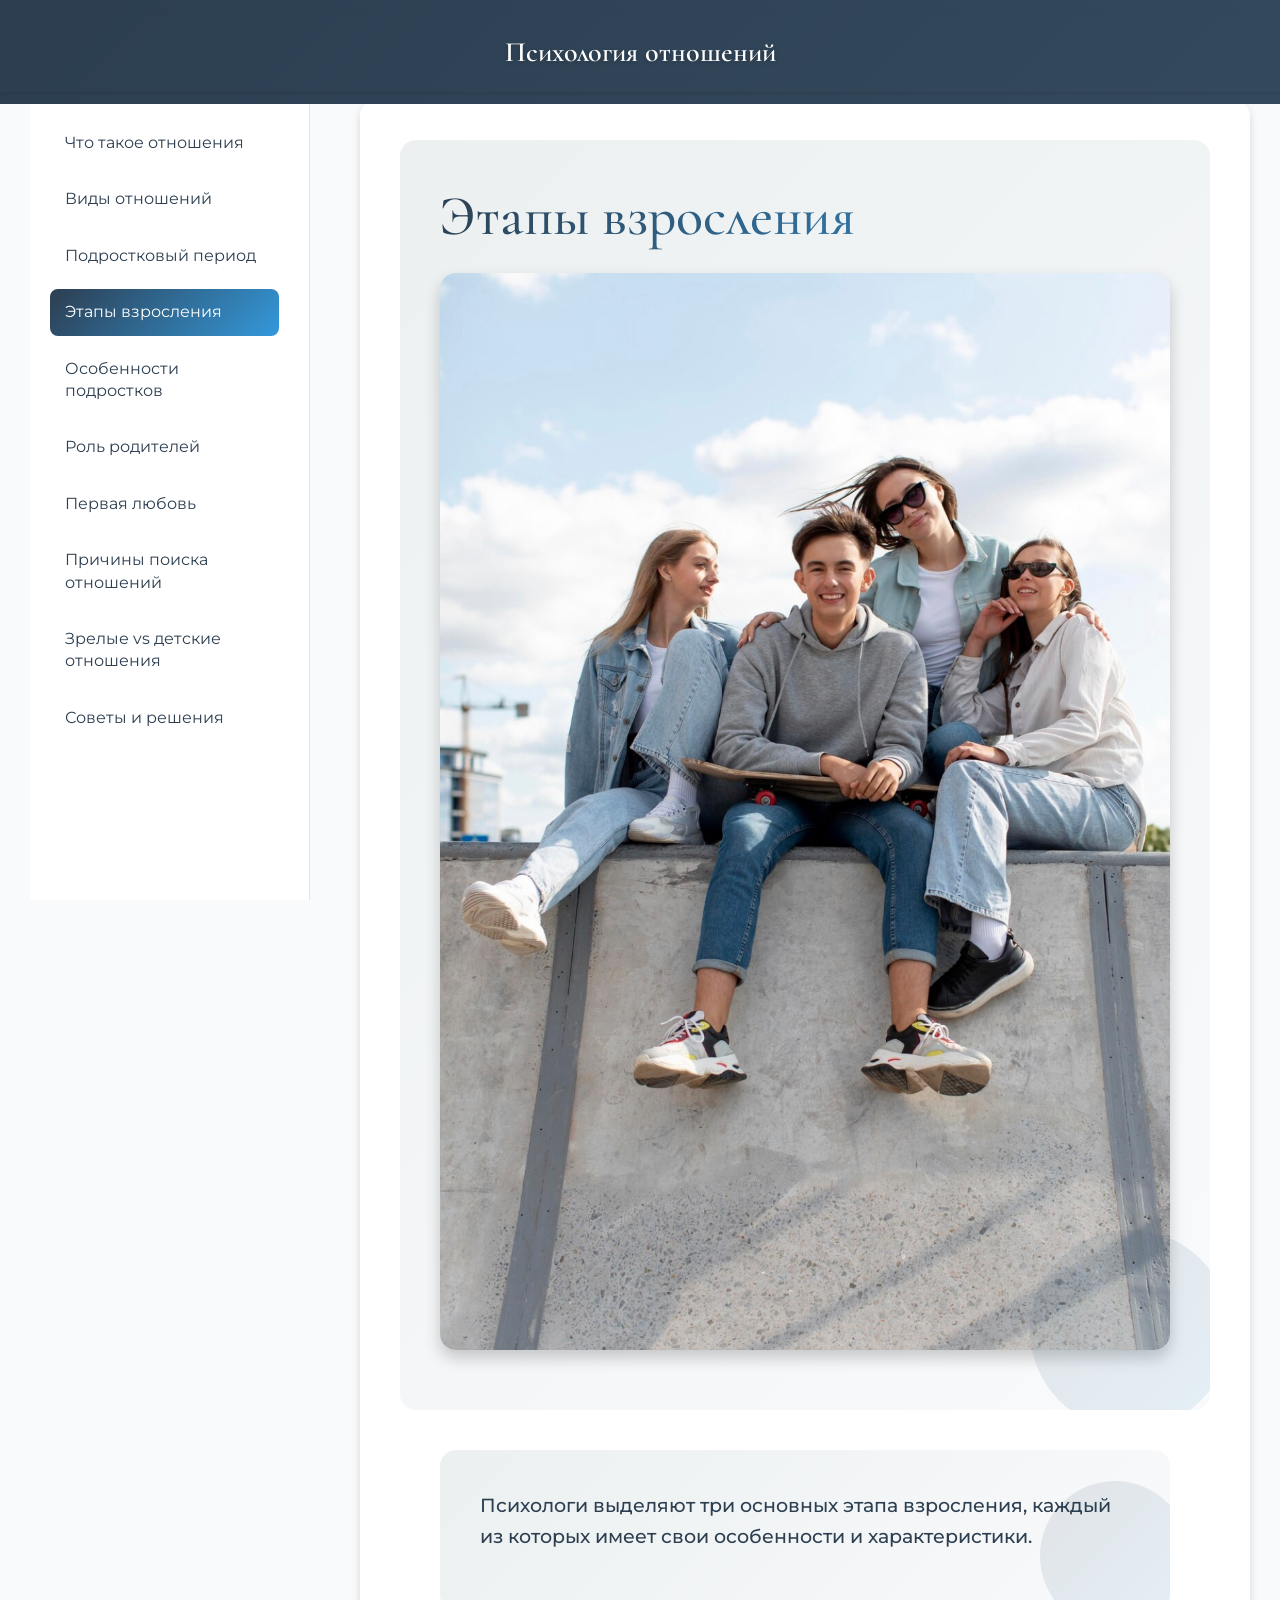
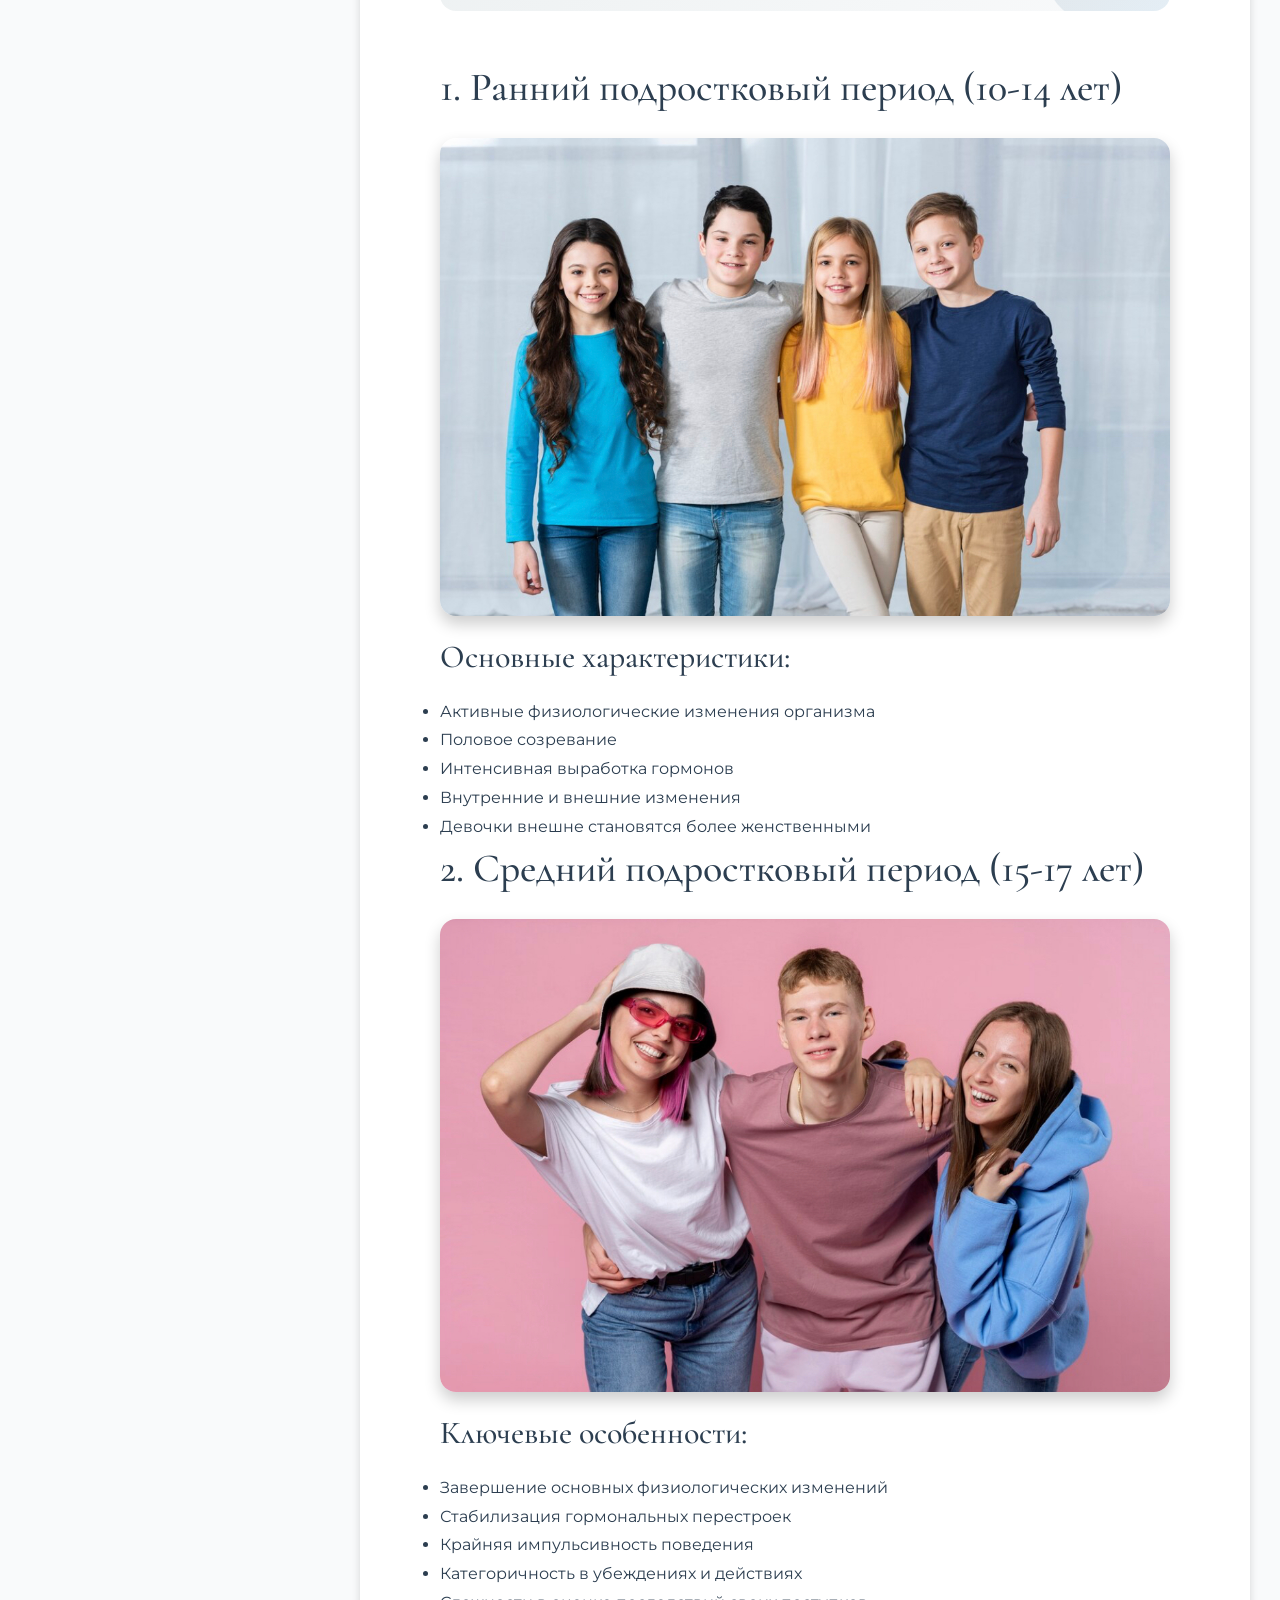
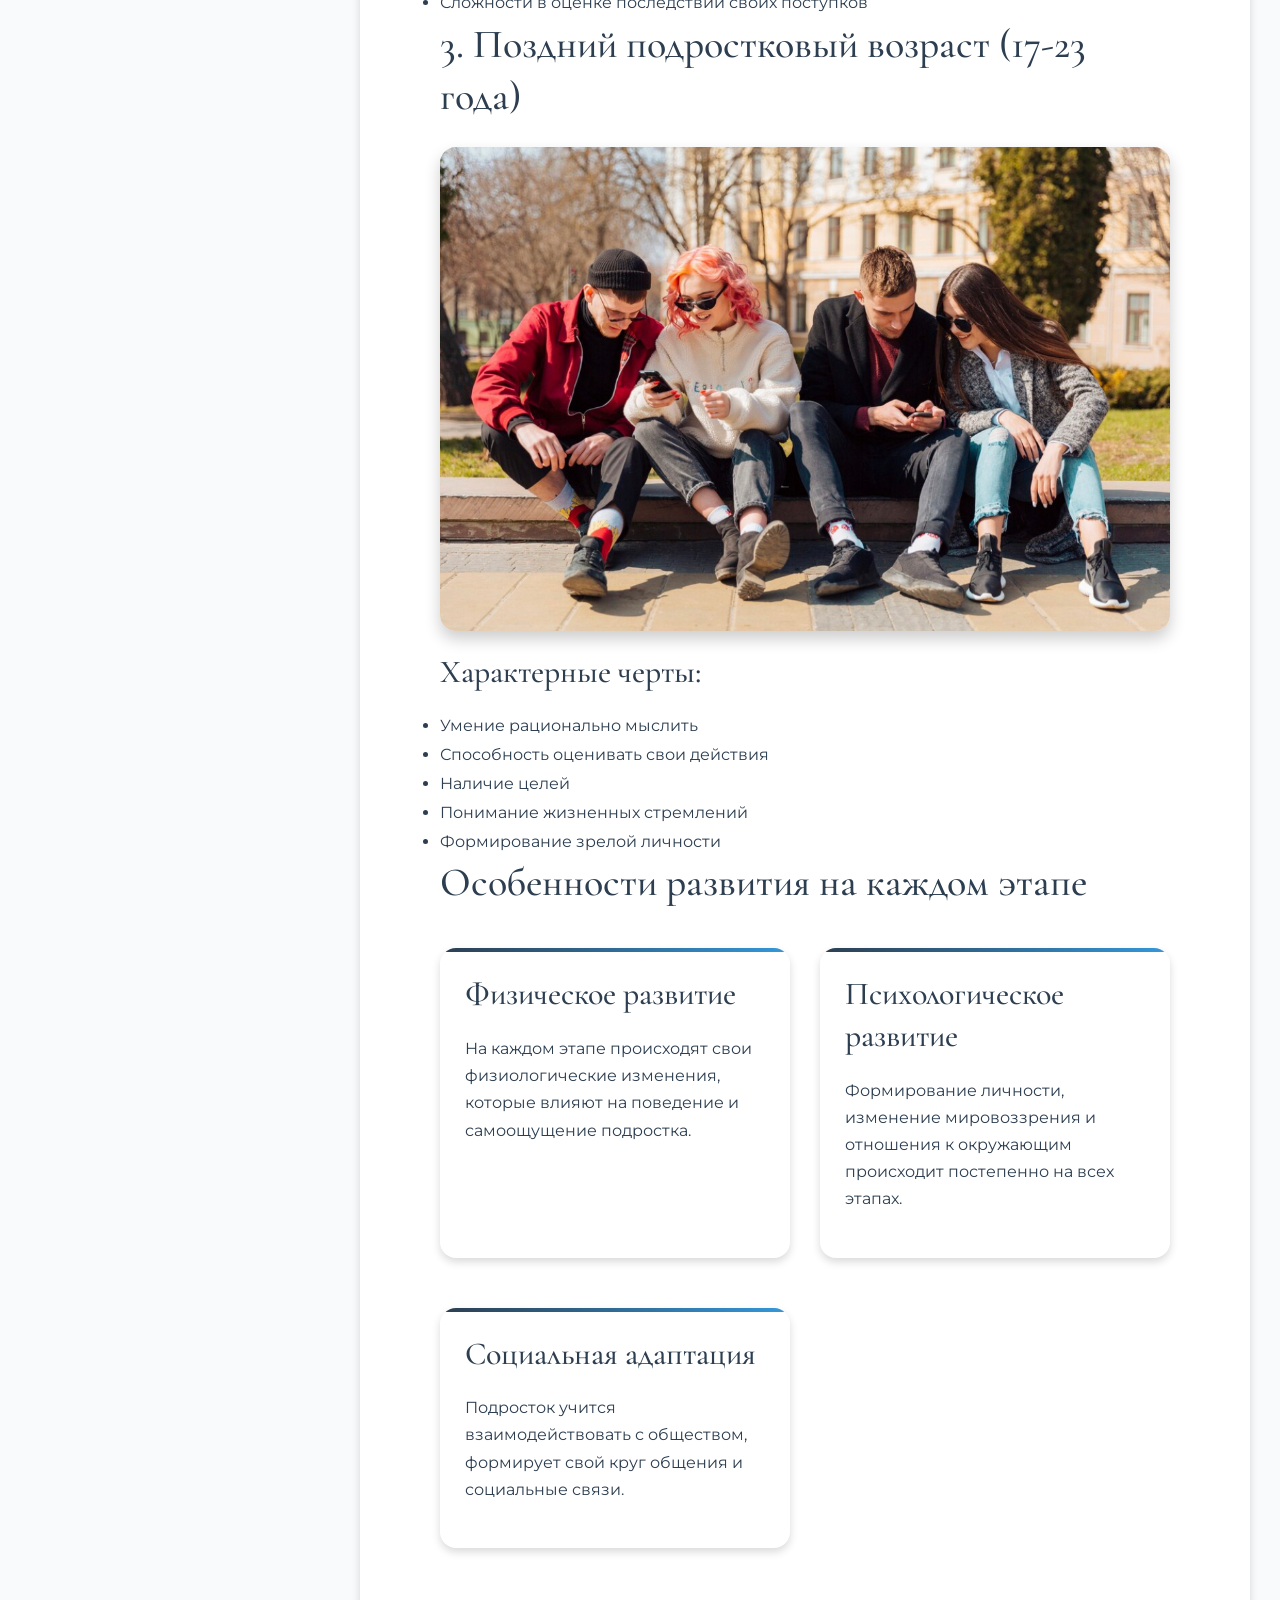
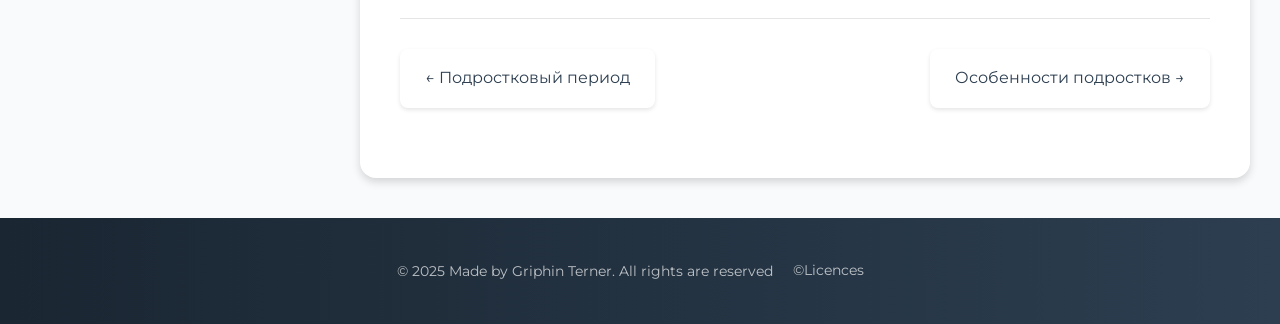
<file: test site/pages/teen-stages.html>
<!DOCTYPE html>
<html lang="ru">
<head>
    <meta charset="UTF-8">
    <meta name="viewport" content="width=device-width, initial-scale=1.0">
    <title>Этапы взросления | Психология подростковых отношений</title>
    <link rel="stylesheet" href="../css/style.css">
</head>
<body>
    <header>
        <nav class="top-nav">
            <div class="logo-wrapper">
                <a href="../index.html" class="logo">Психология отношений</a>
            </div>
            <div class="burger-menu">
                <span></span>
                <span></span>
                <span></span>
            </div>
        </nav>
    </header>

    <div class="page-wrapper">
        <aside class="sidebar" id="sidebar">
            <nav class="section-nav">
                <ul>
                    <li><a href="what-is.html">Что такое отношения</a></li>
                    <li><a href="types.html">Виды отношений</a></li>
                    <li><a href="teen-period.html">Подростковый период</a></li>
                    <li><a href="teen-stages.html" class="active">Этапы взросления</a></li>
                    <li><a href="teen-features.html">Особенности подростков</a></li>
                    <li><a href="parents-role.html">Роль родителей</a></li>
                    <li><a href="teen-love.html">Первая любовь</a></li>
                    <li><a href="reasons.html">Причины поиска отношений</a></li>
                    <li><a href="differences.html">Зрелые vs детские отношения</a></li>
                    <li><a href="solutions.html">Советы и решения</a></li>
                </ul>
            </nav>
        </aside>

        <main class="page-content">
            <article class="content-article">
                <header class="article-header">
                    <h1>Этапы взросления</h1>
                    <img src="../pics/IMG_3604.PNG" alt="Этапы взросления подростка" class="article-image">
                </header>

                <div class="article-content">
                    <div class="intro-block">
                        <p class="lead-text">Психологи выделяют три основных этапа взросления, каждый из которых имеет свои особенности и характеристики.</p>
                    </div>

                    <section class="stages-section">
                        <div class="stage-card early">
                            <div class="stage-header">
                                <h2>1. Ранний подростковый период (10-14 лет)</h2>
                            </div>
                            <div class="stage-content">
                                <img src="../pics/IMG_3605.PNG" alt="Ранний подростковый период">
                                <div class="stage-description">
                                    <h3>Основные характеристики:</h3>
                                    <ul>
                                        <li>Активные физиологические изменения организма</li>
                                        <li>Половое созревание</li>
                                        <li>Интенсивная выработка гормонов</li>
                                        <li>Внутренние и внешние изменения</li>
                                        <li>Девочки внешне становятся более женственными</li>
                                    </ul>
                                </div>
                            </div>
                        </div>

                        <div class="stage-card middle">
                            <div class="stage-header">
                                <h2>2. Средний подростковый период (15-17 лет)</h2>
                            </div>
                            <div class="stage-content">
                                <img src="../pics/IMG_3607.PNG" alt="Средний подростковый период">
                                <div class="stage-description">
                                    <h3>Ключевые особенности:</h3>
                                    <ul>
                                        <li>Завершение основных физиологических изменений</li>
                                        <li>Стабилизация гормональных перестроек</li>
                                        <li>Крайняя импульсивность поведения</li>
                                        <li>Категоричность в убеждениях и действиях</li>
                                        <li>Сложности в оценке последствий своих поступков</li>
                                    </ul>
                                </div>
                            </div>
                        </div>

                        <div class="stage-card late">
                            <div class="stage-header">
                                <h2>3. Поздний подростковый возраст (17-23 года)</h2>
                            </div>
                            <div class="stage-content">
                                <img src="../pics/IMG_3608.PNG" alt="Поздний подростковый период">
                                <div class="stage-description">
                                    <h3>Характерные черты:</h3>
                                    <ul>
                                        <li>Умение рационально мыслить</li>
                                        <li>Способность оценивать свои действия</li>
                                        <li>Наличие целей</li>
                                        <li>Понимание жизненных стремлений</li>
                                        <li>Формирование зрелой личности</li>
                                    </ul>
                                </div>
                            </div>
                        </div>
                    </section>

                    <section class="development-features">
                        <h2>Особенности развития на каждом этапе</h2>
                        <div class="features-grid">
                            <div class="feature-card">
                                <h3>Физическое развитие</h3>
                                <p>На каждом этапе происходят свои физиологические изменения, которые влияют на поведение и самоощущение подростка.</p>
                            </div>
                            <div class="feature-card">
                                <h3>Психологическое развитие</h3>
                                <p>Формирование личности, изменение мировоззрения и отношения к окружающим происходит постепенно на всех этапах.</p>
                            </div>
                            <div class="feature-card">
                                <h3>Социальная адаптация</h3>
                                <p>Подросток учится взаимодействовать с обществом, формирует свой круг общения и социальные связи.</p>
                            </div>
                        </div>
                    </section>
                </div>

                <footer class="article-footer">
                    <div class="navigation-links">
                        <a href="teen-period.html" class="prev-article">← Подростковый период</a>
                        <a href="teen-features.html" class="next-article">Особенности подростков →</a>
                    </div>
                </footer>
            </article>
        </main>
    </div>

    <footer class="site-footer">
        <div class="footer-bottom">
            <p>&copy; 2025 Made by <a href="https://t.me/griphinterner">Griphin Terner</a>. All rights are reserved</p>
            <a href="licences.html" class="licence-link">©Licences</a>
        </div>
    </footer>

    <script src="../js/script.js"></script>
    <script>
        const menuToggle = document.querySelector('.menu-toggle');
        const menuClose = document.querySelector('.menu-close');
        const sidebar = document.querySelector('.sidebar');
        const body = document.body;

        menuToggle.addEventListener('click', () => {
            sidebar.classList.add('active');
            body.classList.add('menu-active');
        });

        menuClose.addEventListener('click', () => {
            sidebar.classList.remove('active');
            body.classList.remove('menu-active');
        });

        document.addEventListener('click', (e) => {
            if (!sidebar.contains(e.target) && !menuToggle.contains(e.target) && sidebar.classList.contains('active')) {
                sidebar.classList.remove('active');
                body.classList.remove('menu-active');
            }
        });
    </script>
</body>
</html>
</file>
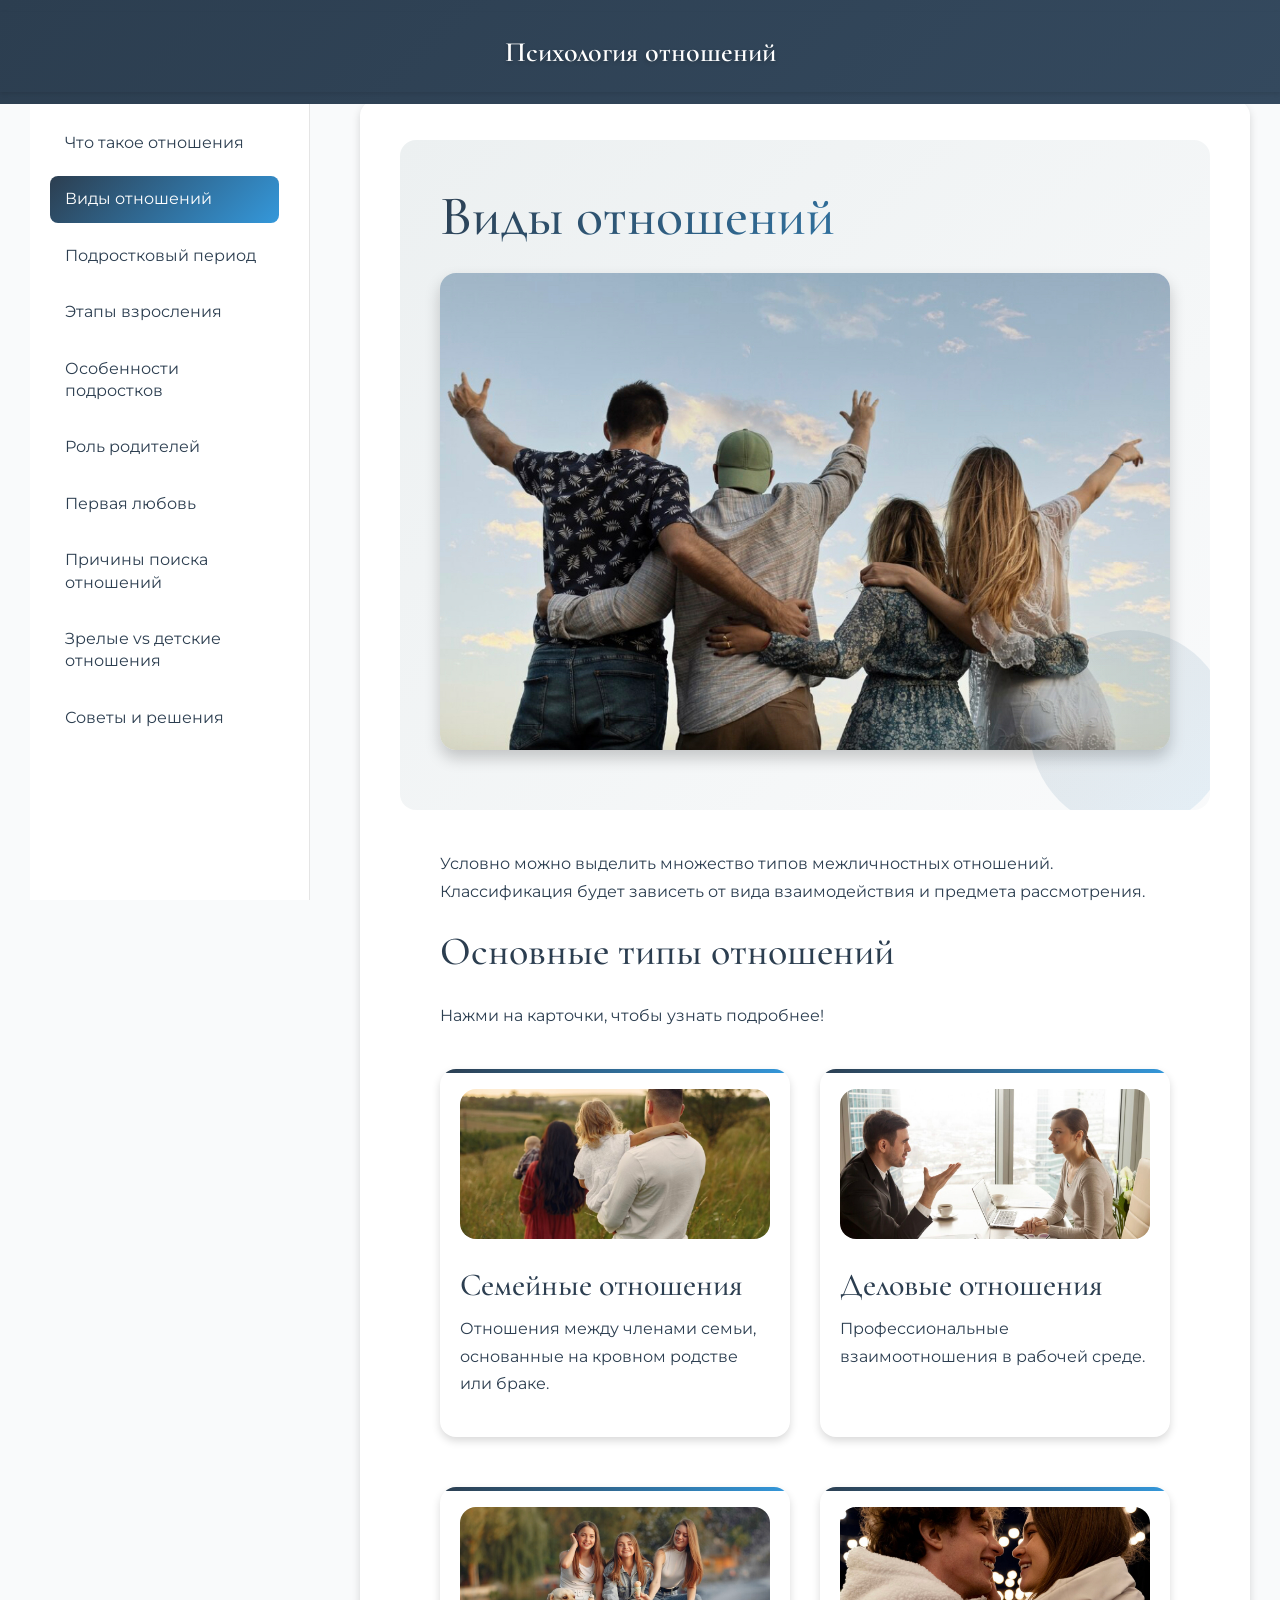
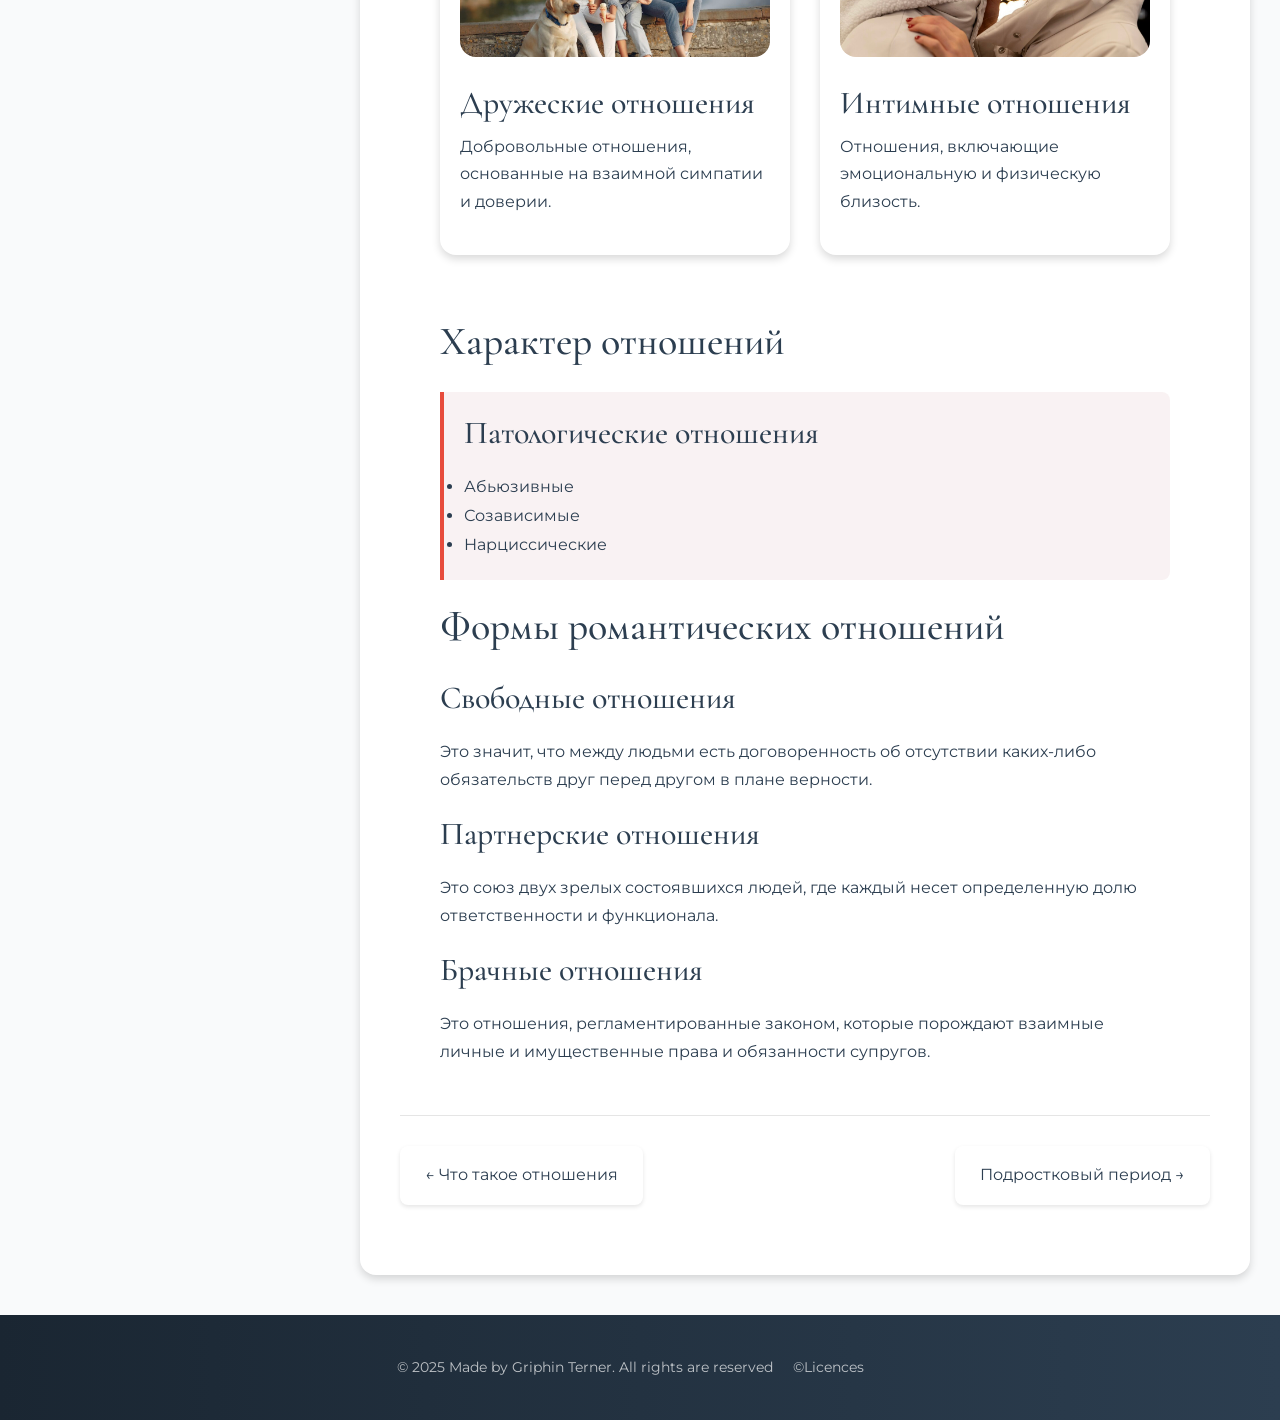
<file: test site/pages/types.html>
<!DOCTYPE html>
<html lang="ru">
<head>
    <meta charset="UTF-8">
    <meta name="viewport" content="width=device-width, initial-scale=1.0">
    <title>Виды отношений | Психология подростковых отношений</title>
    <link rel="stylesheet" href="../css/style.css">
</head>
<body>
    <header>
        <nav class="top-nav">
            <div class="logo-wrapper">
                <a href="../index.html" class="logo">Психология отношений</a>
            </div>
            <div class="burger-menu">
                <span></span>
                <span></span>
                <span></span>
            </div>
        </nav>
    </header>

    <div class="page-wrapper">
        <aside class="sidebar" id="sidebar">
            <nav class="section-nav">
                <ul>
                    <li><a href="what-is.html">Что такое отношения</a></li>
                    <li><a href="types.html" class="active">Виды отношений</a></li>
                    <li><a href="teen-period.html">Подростковый период</a></li>
                    <li><a href="teen-stages.html">Этапы взросления</a></li>
                    <li><a href="teen-features.html">Особенности подростков</a></li>
                    <li><a href="parents-role.html">Роль родителей</a></li>
                    <li><a href="teen-love.html">Первая любовь</a></li>
                    <li><a href="reasons.html">Причины поиска отношений</a></li>
                    <li><a href="differences.html">Зрелые vs детские отношения</a></li>
                    <li><a href="solutions.html">Советы и решения</a></li>
                </ul>
            </nav>
        </aside>

        <main class="page-content">
            <article class="content-article">
                <header class="article-header">
                    <h1>Виды отношений</h1>
                    <img src="../pics/IMG_3600.PNG" alt="Различные виды отношений" class="article-image">
                </header>

                <div class="article-content">
                    <p>Условно можно выделить множество типов межличностных отношений. Классификация будет зависеть от вида взаимодействия и предмета рассмотрения.</p>

                    <section class="relationship-type">
                        <h2>Основные типы отношений</h2>
                        <p>Нажми на карточки, чтобы узнать подробнее!</p>
                        <div class="type-grid">
                            <div class="type-card">
                                <img src="../pics/IMG_3621.PNG" alt="Семейные отношения">
                                <h3>Семейные отношения</h3>
                                <p class="short-description">Отношения между членами семьи, основанные на кровном родстве или браке.</p>
                                <p class="full-description">К этой категории относятся детско-родительские отношения, взаимодействие братьев и сестер, а также других родственников между собой. Эти отношения формируют основу эмоционального и социального развития человека.</p>
                            </div>

                            <div class="type-card">
                                <img src="../pics/IMG_3622.PNG" alt="Деловые отношения">
                                <h3>Деловые отношения</h3>
                                <p class="short-description">Профессиональные взаимоотношения в рабочей среде.</p>
                                <p class="full-description">Сюда можно отнести отношения между начальником и подчиненным, между партнерами по бизнесу, между подрядчиком и клиентом, арендодателем и арендатором. Эти отношения строятся на принципах профессионализма и взаимной выгоды.</p>
                            </div>

                            <div class="type-card">
                                <img src="../pics/IMG_3623.PNG" alt="Дружеские отношения">
                                <h3>Дружеские отношения</h3>
                                <p class="short-description">Добровольные отношения, основанные на взаимной симпатии и доверии.</p>
                                <p class="full-description">Это отношения, основанные на взаимной привязанности людей друг к другу. В разных культурах к дружбе относятся по-своему. Дружба может длиться годами и часто становится одной из самых крепких форм человеческих отношений.</p>
                            </div>

                            <div class="type-card">
                                <img src="../pics/IMG_3624.PNG" alt="Интимные отношения">
                                <h3>Интимные отношения</h3>
                                <p class="short-description">Отношения, включающие эмоциональную и физическую близость.</p>
                                <p class="full-description">Это межличностные отношения, которые включают физическую или эмоциональную близость, чувство симпатии или любви. Такие отношения требуют особого доверия, уважения и взаимопонимания между партнерами.</p>
                            </div>
                        </div>
                    </section>

                    <section class="relationship-nature">
                        <h2>Характер отношений</h2>
                        <div class="nature-types">
                            <div class="nature-card warning">
                                <h3>Патологические отношения</h3>
                                <ul>
                                    <li>Абьюзивные</li>
                                    <li>Созависимые</li>
                                    <li>Нарциссические</li>
                                </ul>
                            </div>
                        </div>
                    </section>

                    <section class="relationship-forms">
                        <h2>Формы романтических отношений</h2>
                        <div class="forms-grid">
                            <div class="form-card">
                                <h3>Свободные отношения</h3>
                                <p>Это значит, что между людьми есть договоренность об отсутствии каких-либо обязательств друг перед другом в плане верности.</p>
                            </div>

                            <div class="form-card">
                                <h3>Партнерские отношения</h3>
                                <p>Это союз двух зрелых состоявшихся людей, где каждый несет определенную долю ответственности и функционала.</p>
                            </div>

                            <div class="form-card">
                                <h3>Брачные отношения</h3>
                                <p>Это отношения, регламентированные законом, которые порождают взаимные личные и имущественные права и обязанности супругов.</p>
                            </div>
                        </div>
                    </section>
                </div>

                <footer class="article-footer">
                    <div class="navigation-links">
                        <a href="what-is.html" class="prev-article">← Что такое отношения</a>
                        <a href="teen-period.html" class="next-article">Подростковый период →</a>
                    </div>
                </footer>
            </article>
        </main>
    </div>

    <footer class="site-footer">
        <div class="footer-bottom">
            <p>&copy; 2025 Made by <a href="https://t.me/griphinterner">Griphin Terner</a>. All rights are reserved</p>
            <a href="licences.html" class="licence-link">©Licences</a>
        </div>
    </footer>

    <script src="../js/script.js"></script>
</body>
</html>
</file>
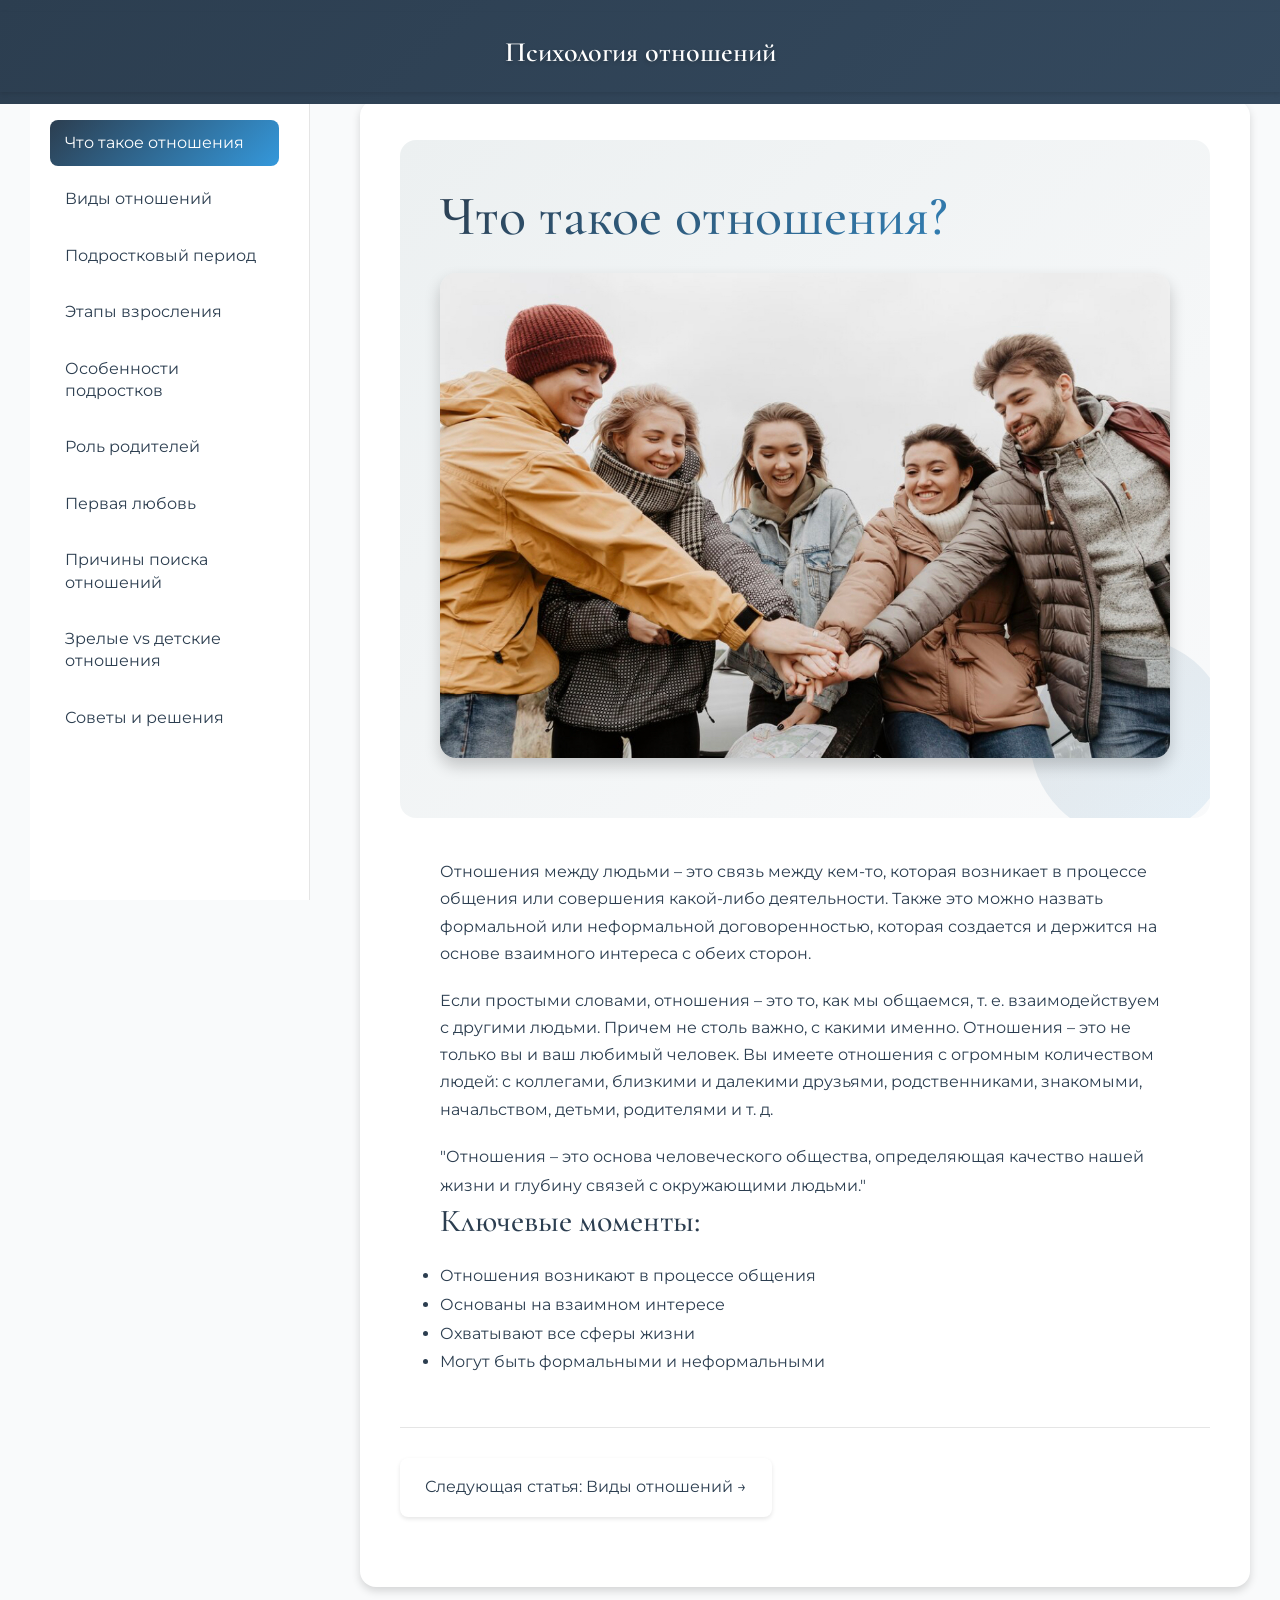
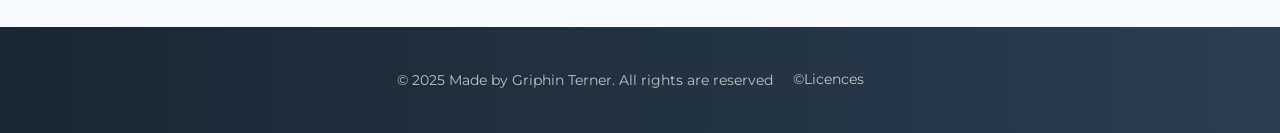
<file: test site/pages/what-is.html>
<!DOCTYPE html>
<html lang="ru">
<head>
    <meta charset="UTF-8">
    <meta name="viewport" content="width=device-width, initial-scale=1.0">
    <title>Что такое подростковые отношения</title>
    <link rel="stylesheet" href="../css/style.css">
</head>
<body>
    <header>
        <nav class="top-nav">
            <div class="logo-wrapper">
                <a href="../index.html" class="logo">Психология отношений</a>
            </div>
            <div class="burger-menu">
                <span></span>
                <span></span>
                <span></span>
            </div>
        </nav>
    </header>

    <div class="page-wrapper">
        <aside class="sidebar" id="sidebar">
            <nav class="section-nav">
                <ul>
                    <li><a href="what-is.html" class="active">Что такое отношения</a></li>
                    <li><a href="types.html">Виды отношений</a></li>
                    <li><a href="teen-period.html">Подростковый период</a></li>
                    <li><a href="teen-stages.html">Этапы взросления</a></li>
                    <li><a href="teen-features.html">Особенности подростков</a></li>
                    <li><a href="parents-role.html">Роль родителей</a></li>
                    <li><a href="teen-love.html">Первая любовь</a></li>
                    <li><a href="reasons.html">Причины поиска отношений</a></li>
                    <li><a href="differences.html">Зрелые vs детские отношения</a></li>
                    <li><a href="solutions.html">Советы и решения</a></li>
                </ul>
            </nav>
        </aside>

        <main class="page-content">
            <article class="content-article">
                <header class="article-header">
                    <h1>Что такое отношения?</h1>
                    <img src="../pics/IMG_3599.PNG" alt="Отношения между людьми" class="article-image">
                </header>

                <div class="article-content">
                    <p>Отношения между людьми – это связь между кем-то, которая возникает в процессе общения или совершения какой-либо деятельности. Также это можно назвать формальной или неформальной договоренностью, которая создается и держится на основе взаимного интереса с обеих сторон.</p>
                    
                    <p>Если простыми словами, отношения – это то, как мы общаемся, т. е. взаимодействуем с другими людьми. Причем не столь важно, с какими именно. Отношения – это не только вы и ваш любимый человек. Вы имеете отношения с огромным количеством людей: с коллегами, близкими и далекими друзьями, родственниками, знакомыми, начальством, детьми, родителями и т. д.</p>

                    <div class="article-quote">
                        <blockquote>
                            "Отношения – это основа человеческого общества, определяющая качество нашей жизни и глубину связей с окружающими людьми."
                        </blockquote>
                    </div>

                    <div class="article-summary">
                        <h3>Ключевые моменты:</h3>
                        <ul>
                            <li>Отношения возникают в процессе общения</li>
                            <li>Основаны на взаимном интересе</li>
                            <li>Охватывают все сферы жизни</li>
                            <li>Могут быть формальными и неформальными</li>
                        </ul>
                    </div>
                </div>

                <footer class="article-footer">
                    <div class="navigation-links">
                        <a href="types.html" class="next-article">Следующая статья: Виды отношений →</a>
                    </div>
                </footer>
            </article>
        </main>
    </div>

    <footer class="site-footer">
        <div class="footer-bottom">
            <p>&copy; 2025 Made by <a href="https://t.me/griphinterner">Griphin Terner</a>. All rights are reserved</p>
            <a href="licences.html" class="licence-link">©Licences</a>
        </div>
    </footer>

    <script>
        document.addEventListener('DOMContentLoaded', function() {
            const burger = document.querySelector('.burger-menu');
            const menu = document.querySelector('.sidebar');
            
            if (burger && menu) {
                burger.addEventListener('click', function(e) {
                    e.preventDefault();
                    burger.classList.toggle('active');
                    menu.classList.toggle('active');
                });
            }
        });
    </script>
</body>
</html>
</file>
<file: test site/css/style.css>
/* Импорт шрифтов */
@import url('https://fonts.googleapis.com/css2?family=Cormorant+Garamond:wght@300;400;500;600&family=Montserrat:wght@300;400;500&display=swap');

/* Переменные */
:root {
    /* Основная палитра */
    --primary-color: #2C3E50;      /* Глубокий синий */
    --secondary-color: #3498DB;    /* Яркий синий */
    --accent-color: #E74C3C;       /* Красный акцент */
    --accent-light: #ECF0F1;       /* Светло-серый */
    
    /* Нейтральные цвета */
    --text-dark: #2C3E50;
    --text-light: #7F8C8D;
    --background-light: #F9FAFB;
    --background-dark: #2C3E50;
    
    /* Градиенты */
    --gradient-primary: linear-gradient(135deg, #2C3E50, #3498DB);
    --gradient-dark: linear-gradient(135deg, #2C3E50, #34495E);
    --gradient-light: linear-gradient(135deg, #ECF0F1, #F9FAFB);
    --gradient-gold: linear-gradient(135deg, #D4AF37, #B87333);
    
    /* Эффекты */
    --shadow-sm: 0 0.125rem 0.25rem rgba(0, 0, 0, 0.1);
    --shadow-md: 0 0.25rem 0.5rem rgba(0, 0, 0, 0.15);
    --shadow-lg: 0 0.5rem 1rem rgba(0, 0, 0, 0.2);
    --shadow-gold: 0 4px 20px rgba(212, 175, 55, 0.3);
    
    /* Скругления */
    --radius-sm: 0.25rem;
    --radius-md: 0.5rem;
    --radius-lg: 1rem;
    --radius-xl: 30px;
    
    /* Анимации */
    --transition-fast: all 0.3s cubic-bezier(0.4, 0, 0.2, 1);
    --transition-medium: all 0.5s cubic-bezier(0.4, 0, 0.2, 1);
    --transition-slow: all 0.7s cubic-bezier(0.4, 0, 0.2, 1);
}

/* Базовые стили */
* {
    margin: 0;
    padding: 0;
    box-sizing: border-box;
}

body {
    font-family: 'Montserrat', sans-serif;
    line-height: 1.8;
    color: var(--text-dark);
    background: var(--background-light);
}

/* Типография */
h1, h2, h3, h4, h5, h6 {
    font-family: 'Cormorant Garamond', serif;
    font-weight: 500;
    line-height: 1.3;
    color: var(--primary-color);
}

h1 { 
    font-size: 3.5em; 
    margin-bottom: 30px;
    background: var(--gradient-primary);
    -webkit-background-clip: text;
    -webkit-text-fill-color: transparent;
}

h2 { 
    font-size: 2.5em; 
    margin-bottom: 25px;
}

h3 { 
    font-size: 2em; 
    margin-bottom: 20px;
}

p {
    margin-bottom: 20px;
    font-size: 1rem;
    color: var(--text-dark);
    line-height: 1.7;
}

/* Хедер */
header {
    background: var(--gradient-dark);
    padding: 12px 0;
    position: fixed;
    width: 100%;
    top: 0;
    left: 0;
    z-index: 1000;
    transition: var(--transition-fast);
}

/* Скрываем хедер на главной странице */
body.home header {
    display: none;
}

.top-nav {
    display: flex;
    justify-content: space-between;
    align-items: center;
    padding: 15px 30px;
    background: var(--bg-light);
    box-shadow: var(--shadow-sm);
    position: relative;
}

.licence-link {
    color: var(--text-light);
    text-decoration: none;
    font-size: 0.9em;
    margin-right: 20px;
    transition: color 0.3s ease;
}

.licence-link:hover {
    color: var(--text-dark);
}

.nav-right {
    display: flex;
    align-items: center;
    gap: 20px;
}

.logo-wrapper {
    flex: 1;
    text-align: center;
}

/* Стили для логотипа на всех страницах */
.top-nav .logo-wrapper .logo {
    font-family: 'Cormorant Garamond', serif;
    font-size: 28px;
    font-weight: 600;
    color: white;
    text-decoration: none;
    text-shadow: 0 2px 4px rgba(0, 0, 0, 0.2);
}

.burger-menu {
    position: absolute;
    right: 20px;
    top: 50%;
    transform: translateY(-50%);
}

.top-nav ul {
    display: flex;
    gap: 40px;
    list-style: none;
}

.top-nav a {
    color: var(--background-light);
    text-decoration: none;
    font-size: 1.1em;
    transition: var(--transition-fast);
    position: relative;
    padding: 5px 0;
}

.top-nav a::after {
    content: '';
    position: absolute;
    bottom: 0;
    left: 0;
    width: 100%;
    height: 2px;
    background: var(--secondary-color);
    transform: scaleX(0);
    transform-origin: right;
    transition: transform 0.3s ease;
}

.top-nav a:hover::after {
    transform: scaleX(1);
    transform-origin: left;
}

/* Основной контент */
.page-wrapper {
    position: relative;
    z-index: 1;
    margin-top: 100px; /* Только отступ под хедер */
    padding: 0 30px;
    display: grid;
    grid-template-columns: 280px 1fr;
    gap: 50px;
    max-width: 1400px;
    margin-left: auto;
    margin-right: auto;
}

/* Боковое меню */
.sidebar {
    position: sticky;
    top: 100px;
    height: calc(100vh - 100px);
    overflow: hidden;
    padding: 20px;
    background: white;
    border-right: 1px solid rgba(0, 0, 0, 0.1);
}

.section-nav {
    max-height: calc(100vh - 140px);
    overflow-y: auto;
    overflow-x: hidden;
    scrollbar-width: thin;
    scrollbar-color: var(--primary-color) transparent;
    padding-right: 10px;
}

.section-nav ul {
    list-style: none;
    padding: 0;
    margin: 0;
}

.section-nav li {
    margin-bottom: 10px;
}

.section-nav a {
    display: block;
    padding: 12px 15px;
    color: var(--text-dark);
    text-decoration: none;
    border-radius: var(--radius-md);
    transition: var(--transition-fast);
    white-space: normal;
    line-height: 1.4;
}

.section-nav a:hover {
    background: var(--gradient-light);
    color: var(--primary-color);
    transform: none;
}

.section-nav a.active {
    background: var(--gradient-primary);
    color: white;
}

/* Карточки контента */
.content-article {
    background: white;
    border-radius: var(--radius-lg);
    padding: 40px;
    box-shadow: var(--shadow-md);
    transition: var(--transition-medium);
}

.content-article:hover {
    transform: translateY(-5px);
    box-shadow: var(--shadow-lg);
}

/* Кнопки и интерактивные элементы */
.button {
    display: inline-block;
    padding: 12px 30px;
    background: var(--gradient-primary);
    color: white;
    text-decoration: none;
    border-radius: var(--radius-md);
    transition: var(--transition-fast);
    box-shadow: var(--shadow-gold);
}

.button:hover {
    transform: translateY(-2px);
    box-shadow: var(--shadow-lg);
}

/* Мобильное меню */
.menu-toggle {
    display: none; /* По умолчанию скрыта */
}

/* Медиа запросы */
@media (max-width: 1024px) {
    .page-wrapper {
        grid-template-columns: 1fr;
    }

    .menu-toggle {
        display: block;
    }

    .sidebar {
        position: fixed;
        left: -280px;
        top: 0;
        height: 100vh;
        z-index: 999;
        background: white;
        transition: var(--transition-fast);
    }

    .sidebar.active {
        left: 0;
    }
}

@media (max-width: 768px) {
    h1 { font-size: 2.5em; }
    h2 { font-size: 2em; }
    h3 { font-size: 1.8em; }

    .content-article {
        padding: 20px;
    }

    .top-nav {
        padding: 10px 20px;
        display: flex;
        justify-content: center;
        position: relative;
    }

    .logo-wrapper {
        flex: 1;
        text-align: center;
    }

    .logo {
        font-size: 24px;
    }

    .burger-menu {
        position: absolute;
        right: 20px;
        top: 50%;
        transform: translateY(-50%);
    }

    .sidebar {
        position: fixed;
        top: 90px;
        left: -100%;
        height: calc(100vh - 90px);
        width: 80%;
        max-width: 300px;
        padding: 20px;
        z-index: 9998;
        border-right: none;
        box-shadow: 2px 0 5px rgba(0,0,0,0.1);
        transition: left 0.3s ease;
        overflow-y: auto;
        -webkit-overflow-scrolling: touch;
    }
    
    .sidebar.active {
        left: 0;
    }
    
    .section-nav {
        max-height: none;
        height: auto;
        overflow: visible;
        padding-right: 0;
    }
    
    .section-nav ul li {
        margin-bottom: 15px;
    }
    
    .section-nav a {
        padding: 12px 15px;
        border-radius: var(--radius-md);
    }
    
    .top-nav ul {
        display: none;
    }

    .sections-grid {
        padding: 40px 0 30px;
    }

    .grid-container {
        margin-bottom: 30px;
    }

    .section-card {
        width: 100%;
    }

    .section-nav {
        padding: 20px 0;
    }

    .section-nav ul {
        list-style: none;
        padding: 0;
        margin: 0;
    }

    .section-nav li {
        margin-bottom: 15px;
    }

    .section-nav a {
        color: var(--text-dark);
        text-decoration: none;
        font-size: 18px;
        display: block;
        padding: 10px 0;
    }

    .section-nav a.active {
        color: var(--primary-color);
        font-weight: 500;
    }

    .page-wrapper {
        grid-template-columns: 1fr;
        padding: 0 15px;
        margin-top: 100px;
        margin-bottom: 0;
    }

    header {
        padding: 15px 0;
    }

    .logo {
        margin: 0 auto;
        font-size: 1.5em;
    }

    .top-nav {
        justify-content: center;
    }

    /* Скрытие хедера при прокрутке вниз */
    header.hidden {
        transform: translateY(-100%);
    }

    /* Стили для мобильного хедера */
    .top-nav {
        display: flex;
        justify-content: space-between;
        align-items: center;
        padding: 0 20px;
    }

    /* Кнопка выбора страницы */
    .page-select {
        background: none;
        border: none;
        color: white;
        font-size: 1.2em;
        padding: 8px 12px;
        border-radius: var(--radius-md);
        cursor: pointer;
        display: flex;
        align-items: center;
        gap: 8px;
    }

    .page-select::after {
        content: '▼';
        font-size: 0.8em;
    }

    /* Остальные стили для мобильных устройств */
    .site-footer {
        padding: 0;
        margin-top: 30px;
    }

    .footer-bottom {
        padding: 15px 20px;
    }

    .footer-bottom p {
        font-size: 0.8em;
    }

    .main-content {
        margin-bottom: 0;
    }

    /* Принудительно обнуляем все нижние отступы */
    .main-content,
    .page-wrapper,
    body,
    .content-article,
    .sections-grid,
    section {
        padding-bottom: 0 !important;
    }

    /* Убираем фиксированную высоту у контейнеров */
    .sidebar,
    .section-nav {
        height: auto;
    }

    /* Бургер */
    .burger-menu {
        display: block;
        position: absolute;
        right: 20px;
        top: 50%;
        transform: translateY(-50%);
        width: 30px;
        height: 20px;
        cursor: pointer;
        z-index: 9999;
    }

    .burger-menu span {
        display: block;
        position: absolute;
        width: 100%;
        height: 2px;
        background-color: white;
        transition: all 0.3s ease;
        left: 0;
    }

    .burger-menu span:nth-child(1) { top: 0; }
    .burger-menu span:nth-child(2) { top: 9px; }
    .burger-menu span:nth-child(3) { top: 18px; }

    .burger-menu.active span:nth-child(1) {
        transform: rotate(45deg);
        top: 9px;
    }

    .burger-menu.active span:nth-child(2) {
        opacity: 0;
    }

    .burger-menu.active span:nth-child(3) {
        transform: rotate(-45deg);
        top: 9px;
    }

    /* Мобильное меню */
    .sidebar {
        display: block !important;
        position: fixed;
        top: 90px;
        left: -100%;
        width: 80%;
        max-width: 300px;
        height: calc(100vh - 90px);
        background: white;
        z-index: 9998;
        padding: 20px;
        transition: all 0.3s ease;
        box-shadow: 2px 0 5px rgba(0,0,0,0.1);
        overflow-y: auto;
        -webkit-overflow-scrolling: touch;
    }

    .sidebar.active {
        left: 0;
    }

    /* Затемнение фона при открытом меню */
    body::after {
        content: '';
        position: fixed;
        top: 0;
        left: 0;
        width: 100%;
        height: 100%;
        background: rgba(0,0,0,0.5);
        opacity: 0;
        visibility: hidden;
        transition: all 0.3s ease;
        z-index: 9997;
    }

    body.menu-open::after {
        opacity: 1;
        visibility: visible;
    }

    /* Скрываем десктопное меню */
    .top-nav ul {
        display: none;
    }

    /* Стили для страницы differences.html */
    .comparison-grid {
        display: flex;
        flex-direction: column;
        gap: 20px;
        width: 100%;
    }

    .comparison-card {
        width: 100%;
        margin: 0;
    }

    .aspects-grid {
        display: flex;
        flex-direction: column;
        gap: 20px;
    }

    .aspect-card {
        width: 100%;
        margin: 0;
    }

    .aspect-comparison {
        flex-direction: column;
        gap: 15px;
    }

    .immature-aspect,
    .mature-aspect {
        width: 100%;
        padding: 15px;
    }

    .development-timeline {
        flex-direction: column;
        padding: 20px 0;
    }

    .timeline-item {
        width: 100%;
        margin: 10px 0;
    }

    /* Общие стили для контента */
    .content-article {
        padding: 15px;
        overflow-x: hidden;
    }

    .article-content {
        width: 100%;
        overflow-x: hidden;
    }

    /* Исправление масштабирования изображений */
    .article-image {
        width: 100%;
        max-width: 100%;
        height: auto;
        margin: 20px 0;
        display: block;
        border-radius: var(--radius-lg);
        box-shadow: var(--shadow-lg);
    }

    /* Медиа-запрос для мобильных */
    .top-nav .logo-wrapper .logo {
        font-size: 24px;
    }

    .licence-link {
        margin-right: 15px;
        font-size: 0.8em;
    }

    /* Стили для скроллинга в мобильном меню */
    .sidebar .section-nav {
        max-height: none;
        height: auto;
        overflow: visible;
        padding-right: 0;
    }
}

/* Иконки меню */
.menu-icon {
    width: 24px;
    height: 2px;
    background: white;
    position: relative;
}

.menu-icon::before,
.menu-icon::after {
    content: '';
    position: absolute;
    width: 24px;
    height: 2px;
    background: white;
    left: 0;
}

.menu-icon::before { top: -8px; }
.menu-icon::after { bottom: -8px; }

/* Улучшенные карточки */
.type-card, 
.feature-card, 
.aspect-card {
    background: white;
    border-radius: var(--radius-lg);
    padding: 25px;
    box-shadow: var(--shadow-md);
    transition: var(--transition-medium);
    position: relative;
    overflow: hidden;
    margin-bottom: 20px;
}

.type-card::before,
.feature-card::before,
.aspect-card::before {
    content: '';
    position: absolute;
    top: 0;
    left: 0;
    width: 100%;
    height: 4px;
    background: var(--gradient-primary);
}

.type-card:hover,
.feature-card:hover,
.aspect-card:hover {
    transform: translateY(-5px);
    box-shadow: var(--shadow-lg);
}

/* Сетки */
.type-grid,
.features-grid,
.aspects-grid {
    display: grid;
    grid-template-columns: repeat(auto-fit, minmax(280px, 1fr));
    gap: 30px;
    margin: 40px 0;
}

/* Таймлайн */
.development-timeline {
    position: relative;
    padding: 40px 0;
}

.timeline-item {
    position: relative;
    padding: 30px;
    background: white;
    border-radius: var(--radius-lg);
    margin-bottom: 30px;
    box-shadow: var(--shadow-md);
}

.timeline-item::before {
    content: '';
    position: absolute;
    left: -40px;
    top: 50%;
    width: 20px;
    height: 20px;
    background: var(--gradient-primary);
    border-radius: 50%;
    transform: translateY(-50%);
}

/* Улучшенные секции */
.intro-block {
    background: var(--gradient-light);
    border-radius: var(--radius-lg);
    padding: 40px;
    margin-bottom: 50px;
    position: relative;
    overflow: hidden;
}

.intro-block::after {
    content: '';
    position: absolute;
    right: -20px;
    bottom: -20px;
    width: 150px;
    height: 150px;
    background: var(--gradient-primary);
    opacity: 0.1;
    border-radius: 50%;
}

.lead-text {
    font-size: 1.2em;
    color: var(--primary-color);
    font-weight: 500;
    line-height: 1.6;
}

/* Навигация по статьям */
.navigation-links {
    display: flex;
    justify-content: space-between;
    margin-top: 50px;
    padding: 30px 0;
    border-top: 1px solid rgba(0, 0, 0, 0.1);
}

.prev-article,
.next-article {
    color: var(--primary-color);
    text-decoration: none;
    padding: 15px 25px;
    border-radius: var(--radius-md);
    transition: var(--transition-fast);
    background: white;
    box-shadow: var(--shadow-sm);
}

.prev-article:hover,
.next-article:hover {
    background: var(--gradient-primary);
    color: white;
    box-shadow: var(--shadow-gold);
}

/* Футер */
.site-footer {
    background: linear-gradient(to right, #1a2632, #2C3E50); /* Базовый градиент */
    padding: 20px 0;
    margin-top: 40px;
    position: relative;
    width: 100%;
}

.footer-bottom {
    text-align: center;
    padding: 20px;
    display: flex;
    justify-content: center;
    align-items: center;
    gap: 20px;
}

.footer-bottom p {
    color: rgba(255, 255, 255, 0.7);
    font-size: 0.9em;
    margin: 0;
    line-height: 1.4;
}

.footer-bottom a {
    color: rgba(255, 255, 255, 0.7);
    text-decoration: none;
    transition: color 0.3s ease;
}

.footer-bottom a:hover {
    color: white;
}

.licence-link {
    color: rgba(255, 255, 255, 0.7);
    text-decoration: none;
    font-size: 0.9em;
    transition: color 0.3s ease;
}

.licence-link:hover {
    color: white;
}

@media (max-width: 768px) {
    .footer-bottom {
        flex-direction: column;
        gap: 10px;
    }
}

/* Медиа запросы для футера */
@media (max-width: 768px) {
    .site-footer {
        background: linear-gradient(to right, #243447, #34495E); /* Более яркий градиент для мобильных */
        padding: 0;
        margin-top: 30px;
    }

    .footer-bottom {
        padding: 25px 20px; /* Увеличиваем вертикальный паддинг */
    }

    .footer-bottom p {
        font-size: 0.8em;
    }
}

/* Убираем лишние стили футера */
.footer-content,
.footer-section {
    display: none;
}

/* Предупреждения и заметки */
.warning {
    border-left: 4px solid var(--accent-color);
    padding: 20px;
    background: rgba(128, 0, 32, 0.05);
    border-radius: 0 var(--radius-md) var(--radius-md) 0;
    margin: 20px 0;
}

/* Улучшаем заголовки без изображений */
.article-header {
    padding: 40px;
    background: var(--gradient-light);
    border-radius: var(--radius-lg);
    margin-bottom: 40px;
    position: relative;
    overflow: hidden;
}

.article-header::after {
    content: '';
    position: absolute;
    right: -20px;
    bottom: -20px;
    width: 200px;
    height: 200px;
    background: var(--gradient-primary);
    opacity: 0.1;
    border-radius: 50%;
}

.article-header h1 {
    margin-bottom: 0;
}

/* Увеличиваем отступы для контента */
.article-content {
    padding: 0 40px;
}

/* Базовые анимации */
@keyframes fadeIn {
    from {
        opacity: 0;
        transform: translateY(10px);
    }
    to {
        opacity: 1;
        transform: translateY(0);
    }
}

/* Стили для анимаций */
.fade-in {
    opacity: 0;
    animation: fadeIn 0.8s ease-out forwards;
}

/* Задержки для разных элементов */
.hero-content h1 {
    animation-delay: 0.1s;
}

.hero-content .lead-text {
    animation-delay: 0.3s;
}

.hero-buttons .button:nth-child(1) {
    animation-delay: 0.5s;
}

.hero-buttons .button:nth-child(2) {
    animation-delay: 0.7s;
}

.section-card {
    animation-delay: 0.2s;
}

/* Мобильные устройства */
@media (max-width: 768px) {
    .fade-in {
        animation-duration: 0.5s; /* Ускоряем анимации */
    }

    /* Уменьшаем задержки */
    .hero-content h1 {
        animation-delay: 0.1s;
    }

    .hero-content .lead-text {
        animation-delay: 0.2s;
    }

    .hero-buttons .button:nth-child(1) {
        animation-delay: 0.3s;
    }

    .hero-buttons .button:nth-child(2) {
        animation-delay: 0.4s;
    }

    .section-card {
        animation-delay: 0.1s;
    }
}

/* Добавляем стили для разделов на главной странице */
.sections-grid {
    padding: 80px 0;
    background: var(--background-light);
    text-align: center;
}

.section-title {
    font-size: 3.2em;
    margin-bottom: 20px;
    color: var(--primary-color);
    position: relative;
    display: inline-block;
    padding-bottom: 15px;
}

.section-subtitle {
    font-size: 1.2em;
    color: var(--text-light);
    margin-bottom: 50px;
    max-width: 600px;
    margin-left: auto;
    margin-right: auto;
}

.section-title::after {
    content: '';
    position: absolute;
    bottom: 0;
    left: 50%;
    transform: translateX(-50%);
    width: 100px;
    height: 3px;
    background: var(--gradient-primary);
    border-radius: 2px;
}

.grid-container {
    display: grid;
    grid-template-columns: repeat(2, 1fr);
    gap: 80px;
    max-width: 1200px;
    margin: 60px auto;
    padding: 0 40px;
}

/* Карточки */
.section-card {
    background: white;
    border-radius: 24px;
    padding: 40px;
    box-shadow: 0 2px 20px rgba(0, 0, 0, 0.05);
    display: flex;
    flex-direction: column;
    align-items: center;
    text-align: center;
    transition: all 0.3s ease;
    min-height: 360px;
    position: relative;
    padding-bottom: 100px;
}

.section-card:hover {
    transform: translateY(-5px);
    box-shadow: 0 10px 30px rgba(0, 0, 0, 0.1);
}

.card-icon {
    font-size: 48px;
    margin-bottom: 24px;
}

.section-card h3 {
    font-size: 24px;
    margin-bottom: 16px;
    color: var(--primary-color);
}

.section-card p {
    color: var(--text-light);
    line-height: 1.6;
    margin-bottom: 30px;
}

/* Кнопка */
.card-button {
    position: absolute;
    bottom: 40px;
    left: 50%;
    transform: translateX(-50%);
    padding: 16px 40px;
    background: var(--gradient-primary);
    color: white;
    text-decoration: none;
    border-radius: 12px;
    font-weight: 500;
    transition: all 0.2s ease;
    min-width: 160px;
}

.card-button:hover {
    transform: translateX(-50%) scale(1.05); /* Легкое увеличение на 5% */
    filter: brightness(1.1); /* Чуть ярче */
}

/* Мобильная версия */
@media (max-width: 768px) {
    .grid-container {
        grid-template-columns: 1fr;
        gap: 40px;
        padding: 0 20px;
        margin: 40px auto;
    }

    .section-card {
        padding: 30px;
        padding-bottom: 90px;
        min-height: 320px;
    }
}

/* Кнопки категорий */
.category-buttons {
    display: flex;
    flex-wrap: wrap;
    gap: 15px;
    margin: 30px 0;
}

.category-button {
    padding: 10px 20px;
    background: var(--accent-light);
    color: var(--text-dark);
    border: none;
    border-radius: var(--radius-md);
    cursor: pointer;
    transition: var(--transition-fast);
}

.category-button:hover,
.category-button.active {
    background: var(--gradient-primary);
    color: white;
    box-shadow: var(--shadow-sm);
}

/* Стили для главной страницы */
.main-page {
    max-width: 1400px;
    margin: 100px auto 0;
    padding: 0 30px;
}

/* Главный заголовок */
.main-header {
    text-align: center;
    margin-bottom: 60px;
    padding: 60px 20px;
    background: var(--gradient-light);
    border-radius: var(--radius-lg);
    position: relative;
    overflow: hidden;
}

.main-header::after {
    content: '';
    position: absolute;
    right: -100px;
    bottom: -100px;
    width: 300px;
    height: 300px;
    background: var(--gradient-primary);
    opacity: 0.1;
    border-radius: 50%;
}

.main-header h1 {
    font-size: 4em;
    margin-bottom: 20px;
}

.main-header p {
    font-size: 1.4em;
    color: var(--text-light);
    max-width: 800px;
    margin: 0 auto;
}

/* Секции на главной */
.main-sections {
    display: grid;
    grid-template-columns: repeat(3, 1fr);
    gap: 30px;
    margin: 60px 0;
}

.main-section-card {
    background: white;
    border-radius: var(--radius-lg);
    padding: 40px;
    box-shadow: var(--shadow-md);
    transition: var(--transition-medium);
    display: flex;
    flex-direction: column;
    position: relative;
    overflow: hidden;
}

.main-section-card::before {
    content: '';
    position: absolute;
    top: 0;
    left: 0;
    width: 100%;
    height: 4px;
    background: var(--gradient-primary);
}

.main-section-card:hover {
    transform: translateY(-10px);
    box-shadow: var(--shadow-lg);
}

.section-icon {
    width: 70px;
    height: 70px;
    background: var(--gradient-light);
    border-radius: 50%;
    display: flex;
    align-items: center;
    justify-content: center;
    font-size: 30px;
    margin-bottom: 25px;
}

.section-title {
    font-size: 1.8em;
    margin-bottom: 15px;
    color: var(--primary-color);
}

.section-description {
    font-size: 1.1em;
    color: var(--text-light);
    margin-bottom: 25px;
    flex-grow: 1;
}

.section-link {
    display: inline-block;
    padding: 12px 25px;
    background: var(--gradient-primary);
    color: white;
    text-decoration: none;
    border-radius: var(--radius-md);
    transition: var(--transition-fast);
    text-align: center;
    font-weight: 500;
}

.section-link:hover {
    transform: translateY(-3px);
    box-shadow: var(--shadow-gold);
}

/* Категории */
.categories {
    margin: 60px 0;
}

.categories-title {
    text-align: center;
    margin-bottom: 40px;
}

.category-buttons {
    display: flex;
    justify-content: center;
    flex-wrap: wrap;
    gap: 20px;
}

.category-button {
    padding: 15px 30px;
    font-size: 1.1em;
    font-weight: 500;
}

/* Медиа запросы для главной */
@media (max-width: 1200px) {
    .main-sections {
        grid-template-columns: repeat(2, 1fr);
    }
}

@media (max-width: 768px) {
    .main-sections {
        grid-template-columns: 1fr;
    }

    .main-header h1 {
        font-size: 3em;
    }

    .main-header p {
        font-size: 1.2em;
    }
}

@media (max-width: 480px) {
    .main-header {
        padding: 40px 20px;
    }

    .main-section-card {
        padding: 30px;
    }

    .section-icon {
        width: 50px;
        height: 50px;
        font-size: 24px;
    }
}

/* Стили для главной страницы */
.hero-section {
    background: var(--gradient-primary);
    padding: 120px 0 80px;
    text-align: center;
    color: white;
    position: relative;
    overflow: hidden;
}

.hero-content {
    position: relative;
    z-index: 2;
    max-width: 800px;
    margin: 0 auto;
    padding: 0 20px;
}

.hero-content h1 {
    font-size: 3.5em;
    margin-bottom: 20px;
    background: linear-gradient(135deg, #FFD700, #FFA500); /* Золотой градиент */
    -webkit-background-clip: text;
    -webkit-text-fill-color: transparent;
    text-shadow: none;
}

.hero-content .lead-text {
    font-size: 1.4em;
    margin-bottom: 40px;
    color: rgba(255, 255, 255, 0.9);
}

.hero-buttons {
    display: flex;
    justify-content: center;
    margin-top: 30px;
}

.hero-buttons .button {
    min-width: 200px;
    text-align: center;
}

.button {
    padding: 15px 35px;
    border-radius: var(--radius-md);
    font-size: 1.1em;
    font-weight: 500;
    text-decoration: none;
    transition: var(--transition-fast);
}

.button.primary {
    background: white;
    color: var(--primary-color);
}

.button.secondary {
    background: transparent;
    border: 2px solid white;
    color: white;
}

.button:hover {
    transform: translateY(-3px);
    box-shadow: var(--shadow-lg);
}

.sections-grid {
    padding: 80px 0;
    background: var(--background-light);
}

.grid-container {
    display: flex;
    flex-direction: row;
    justify-content: space-between;
    max-width: 1200px;
    margin: 40px auto;
    padding: 0 20px;
    gap: 20px;
}

.section-card {
    flex: 1;
    background: white;
    padding: 25px;
    border-radius: var(--radius-lg);
    text-align: center;
    box-shadow: var(--shadow-sm);
    min-width: 200px;
}

.section-card:hover {
    transform: none;
    box-shadow: var(--shadow-sm);
}

.card-icon {
    font-size: 2.5em;
    margin-bottom: 20px;
}

.card-button {
    position: absolute;
    bottom: 40px;
    left: 50%;
    transform: translateX(-50%);
    padding: 16px 40px;
    background: var(--gradient-primary);
    color: white;
    text-decoration: none;
    border-radius: 12px;
    font-weight: 500;
    transition: all 0.2s ease;
    min-width: 160px;
}

.card-button:hover {
    transform: translateX(-50%) scale(1.05); /* Легкое увеличение на 5% */
    filter: brightness(1.1); /* Чуть ярче */
}

@media (max-width: 768px) {
    /* Оптимизация главного экрана для мобильных */
    .hero-section {
        padding: 60px 0 80px;
        background: var(--gradient-primary);
    }

    .hero-content h1 {
        font-size: 2.8em;
        line-height: 1.2;
        margin-bottom: 25px;
        background: linear-gradient(135deg, #FFD700, #FFA500);
        -webkit-background-clip: text;
        -webkit-text-fill-color: transparent;
    }
    
    .hero-content .lead-text {
        font-size: 1.2em;
        line-height: 1.5;
        margin-bottom: 35px;
        padding: 0 15px;
    }

    .hero-buttons {
        display: flex;
        justify-content: center;
        margin-bottom: 40px;
        padding: 0 15px;
    }

    .hero-buttons .button {
        width: auto;
        min-width: 200px;
        text-align: center;
        padding: 12px 15px;
        font-size: 1em;
    }

    .grid-container {
        flex-direction: column;
        gap: 20px;
        margin-bottom: 30px;
    }

    .section-card {
        width: 100%;
    }
}

.section-nav {
    max-height: 80vh;
    overflow-y: auto;
    scrollbar-width: thin;
    scrollbar-color: var(--primary-color) transparent;
}

/* Стили для скроллбара в WebKit браузерах */
.section-nav::-webkit-scrollbar {
    width: 6px;
}

.section-nav::-webkit-scrollbar-track {
    background: transparent;
}

.section-nav::-webkit-scrollbar-thumb {
    background-color: var(--primary-color);
    border-radius: 3px;
}

/* Плавная прокрутка */
.section-nav {
    scroll-behavior: smooth;
}

/* Мобильная навигация */
.mobile-nav {
    display: none;
}

/* Медиа-запросы для мобильного меню */
@media screen and (max-width: 768px), (max-height: 600px) {
    .mobile-nav {
        display: block;
        position: fixed;
        bottom: 0;
        left: 0;
        right: 0;
        background: white;
        box-shadow: 0 -2px 10px rgba(0,0,0,0.1);
        z-index: 1000;
    }

    .mobile-nav-container {
        display: flex;
        justify-content: space-around;
        padding: 10px;
    }

    .mobile-nav-item {
        display: flex;
        flex-direction: column;
        align-items: center;
        text-decoration: none;
        color: var(--text-dark);
        font-size: 0.8em;
        padding: 5px;
    }

    .mobile-nav-icon {
        font-size: 1.5em;
        margin-bottom: 5px;
    }

    .mobile-nav-item.active {
        color: var(--primary-color);
    }

    /* Отступ для контента */
    body {
        padding-bottom: 80px;
    }

    /* Скрываем стандартное меню */
    .menu-toggle,
    .sidebar {
        display: none !important;
    }
}

/* Явно скрываем мобильное меню на больших экранах */
@media screen and (min-width: 769px) and (min-height: 601px) {
    .mobile-nav {
        display: none !important;
    }
}

/* Фикс для iOS */
@supports (-webkit-touch-callout: none) {
    .mobile-nav {
        padding-bottom: env(safe-area-inset-bottom);
    }
}

/* Добавим общий стиль для мобильных устройств */
@media (max-width: 768px) {
    html, 
    body {
        height: auto;
        min-height: 100%;
        padding-bottom: 0 !important;
        margin-bottom: 0 !important;
    }

    /* Убираем все паддинги для главной страницы на мобильных */
    body.home {
        padding-bottom: 0 !important;
    }

    /* Оптимизация главного экрана для мобильных */
    .hero-section {
        padding: 60px 0 80px;
        background: var(--gradient-primary);
    }
}

/* Стили для кнопок на главной странице */
.hero-buttons {
    display: flex;
    justify-content: center;
    margin-top: 30px;
}

@media (max-width: 768px) {
    /* Адаптация только для вертикального режима на мобильных */
    @media (orientation: portrait) {
        .hero-buttons {
            display: flex;
            justify-content: center;
            margin-bottom: 40px;
            padding: 0 15px;
        }
    }

    .hero-buttons .button {
        width: auto;
        min-width: 200px;
        text-align: center;
        padding: 12px 15px;
        font-size: 1em;
    }

    /* Отступы для секций на главной */
    .sections-grid {
        padding: 40px 0 30px;
    }

    .grid-container {
        margin-bottom: 30px;
    }
}

/* Убираем кнопку закрытия меню */
.menu-close {
    display: none; /* Скрываем кнопку */
}

/* Или можно полностью удалить этот блок стилей, если он есть:
.menu-close {
    position: absolute;
    top: 20px;
    right: 20px;
    width: 30px;
    height: 30px;
    background: none;
    border: none;
    cursor: pointer;
    ...
}
*/

/* Мобильное меню */
@media (max-width: 768px) {
    .top-nav {
        position: relative;
        padding: 15px 20px;
    }

    .mobilem {
        position: absolute;
        right: 20px;
        top: 50%;
        transform: translateY(-50%);
        width: 30px;
        height: 40px;
        cursor: pointer;
        z-index: 1001;
    }

    .mobilem ._line {
        position: absolute;
        width: 100%;
        height: 2px;
        background: white;
        transition: .3s;
    }

    .mobilem ._line.__1 { top: 30%; }
    .mobilem ._line.__2 { top: 50%; }
    .mobilem ._line.__3 { top: 70%; }

    .mobilem.open ._line.__1 {
        top: 50%;
        transform: rotate(45deg);
    }

    .mobilem.open ._line.__2 {
        opacity: 0;
    }

    .mobilem.open ._line.__3 {
        top: 50%;
        transform: rotate(-45deg);
    }

    /* Мобильное меню */
    .sidebar {
        position: fixed;
        display: block !important;
        top: 90px;
        left: -100%;
        width: 80%;
        max-width: 300px;
        height: calc(100vh - 90px);
        background: white;
        z-index: 9998;
        padding: 20px;
        transition: all 0.3s ease;
        box-shadow: 2px 0 5px rgba(0,0,0,0.1);
        overflow-y: auto;
        -webkit-overflow-scrolling: touch;
    }
    
    .sidebar.active {
        left: 0;
    }
    
    /* Адаптируем внутренние элементы */
    .sidebar .section-nav {
        max-height: none;
        height: auto;
        overflow: visible;
        padding-right: 0;
        padding: 0;
    }
    
    .sidebar .section-nav ul li {
        margin-bottom: 15px;
    }
    
    .sidebar .section-nav ul li a {
        padding: 12px 15px;
        display: block;
        font-size: 1.1em;
        border-radius: var(--radius-md);
    }
    
    .sidebar .section-nav a:hover {
        background: var(--gradient-light);
        color: var(--primary-color);
    }
    
    .sidebar .section-nav a.active {
        background: var(--gradient-primary);
        color: white;
    }
}

/* Добавим стили для карточек */
.type-card {
    background: var(--bg-light);
    padding: 20px;
    border-radius: var(--radius-lg);
    box-shadow: var(--shadow-md);
    cursor: pointer;
    transition: all 0.3s ease;
}

.type-card img {
    width: 100%;
    height: 200px;
    object-fit: cover;
    border-radius: var(--radius-lg);
    margin: 0 0 15px 0;
    transition: all 0.3s ease;
}

.type-card h3 {
    margin-bottom: 10px;
    color: var(--text-dark);
}

.type-card .full-description {
    display: none;
    margin-top: 10px;
    line-height: 1.6;
}

.type-card.expanded {
    transform: translateY(-5px);
    box-shadow: var(--shadow-lg);
}

.type-card.expanded img {
    height: 250px;
}

.type-card.expanded .full-description {
    display: block;
}

.type-card.expanded .short-description {
    display: none;
}

@media (max-width: 768px) {
    .type-card img {
        height: 180px;
    }
    
    .type-card.expanded img {
        height: 220px;
    }
}

/* Общие стили для остальных изображений в контенте */
.content-article img:not(.type-card img),
.article-content img:not(.type-card img),
.article-image {
    width: 100%;
    max-width: 100%;
    height: auto;
    margin: 20px 0;
    display: block;
    border-radius: var(--radius-lg);
    box-shadow: var(--shadow-lg);
}

/* Специальные стили для изображений в карточках */
.type-card img,
.feature-card img,
.aspect-card img {
    height: 150px;
    object-fit: cover;
    margin-bottom: 15px;
}

.type-card.expanded img {
    height: 187.5px;
}

@media (max-width: 768px) {
    .content-article img,
    .article-content img,
    .article-image,
    .type-card img,
    .feature-card img,
    .aspect-card img {
        margin: 15px 0;
    }

    .type-card img,
    .feature-card img,
    .aspect-card img {
        height: 135px;
    }
    
    .type-card.expanded img {
        height: 165px;
    }
}
</file>
